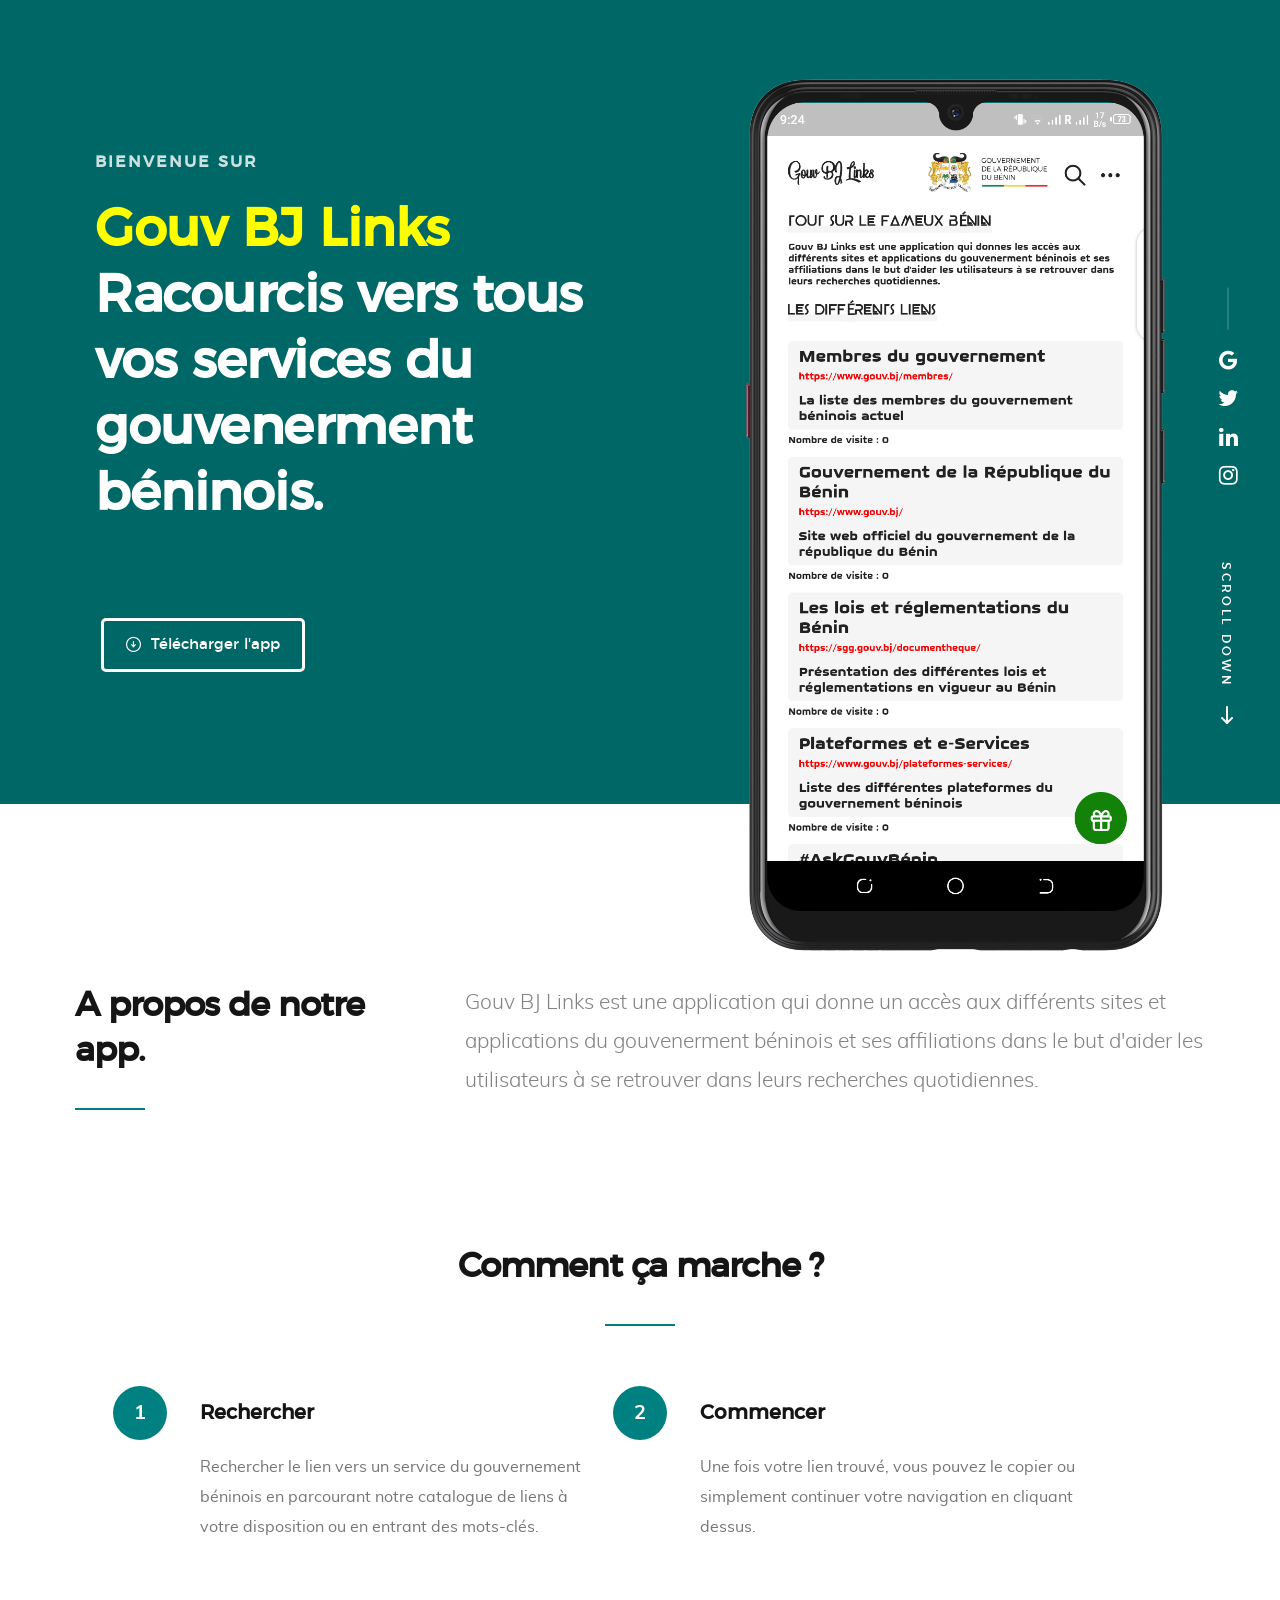
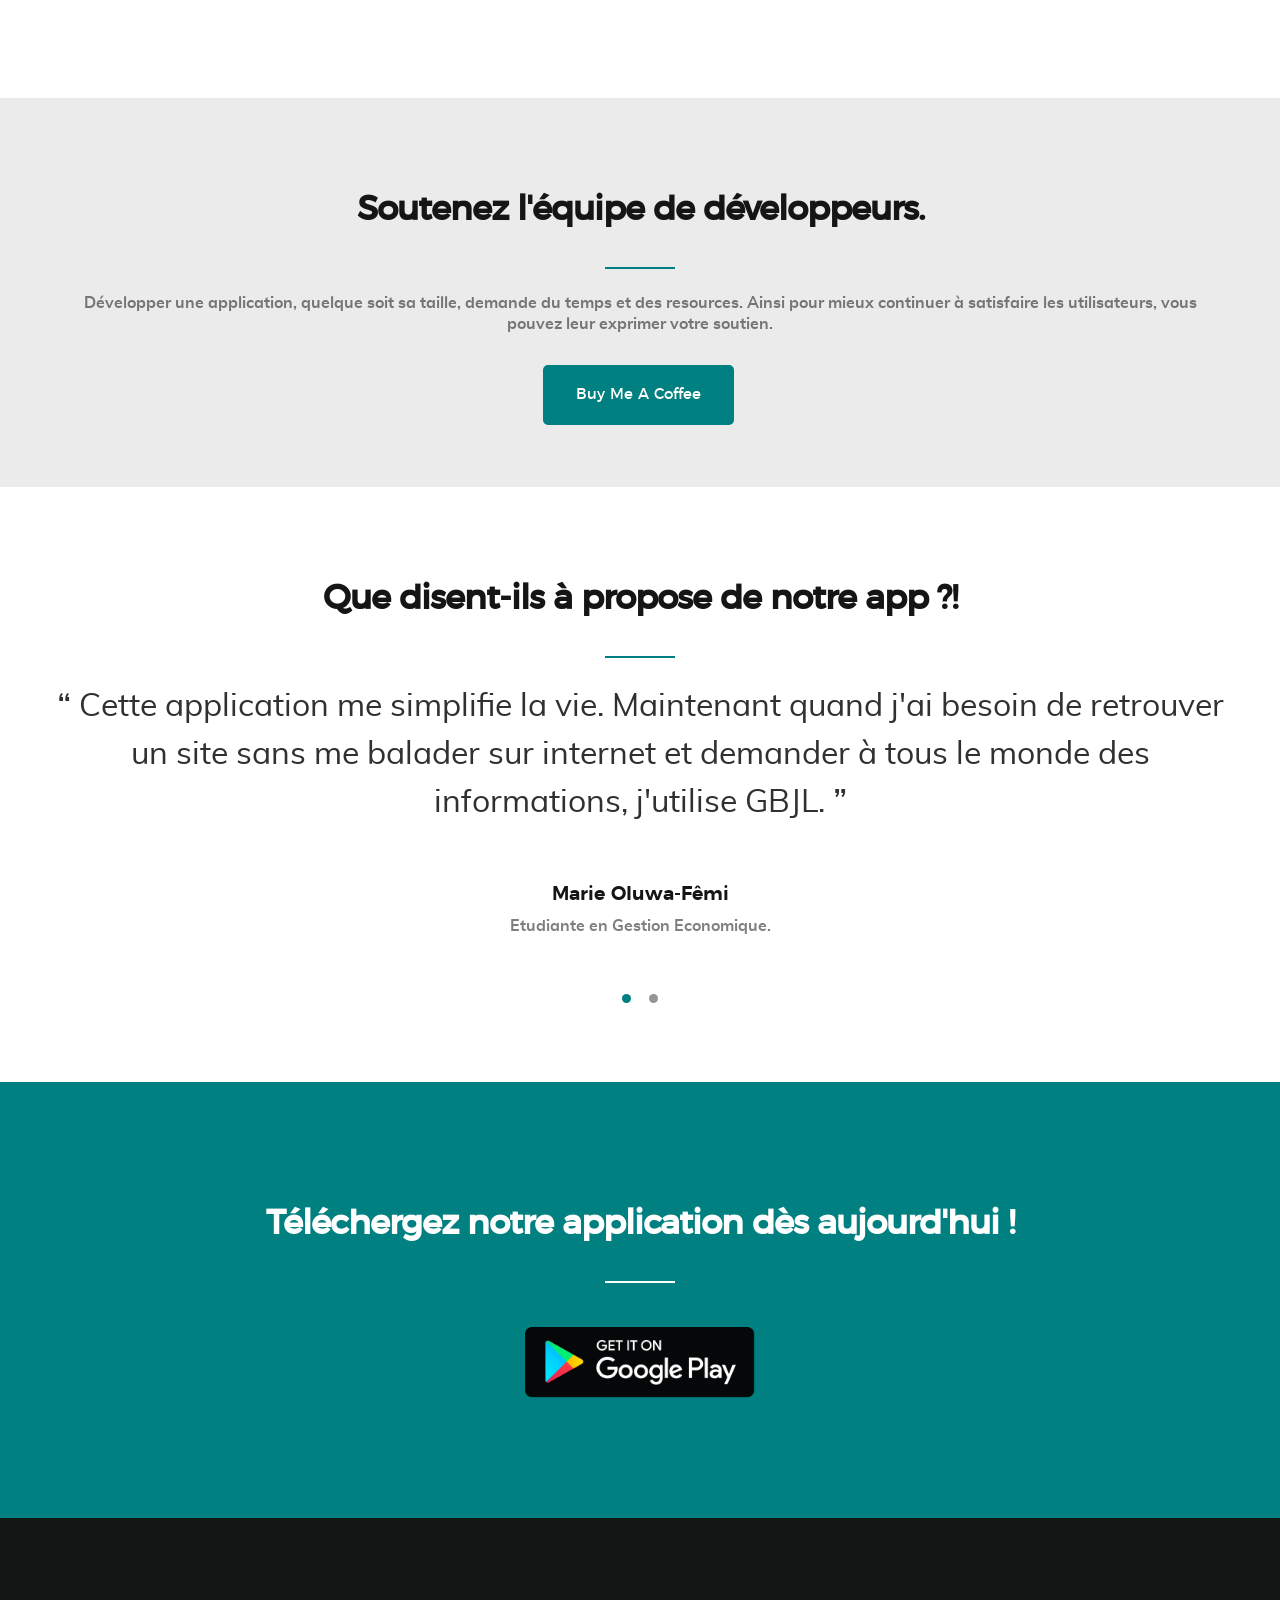
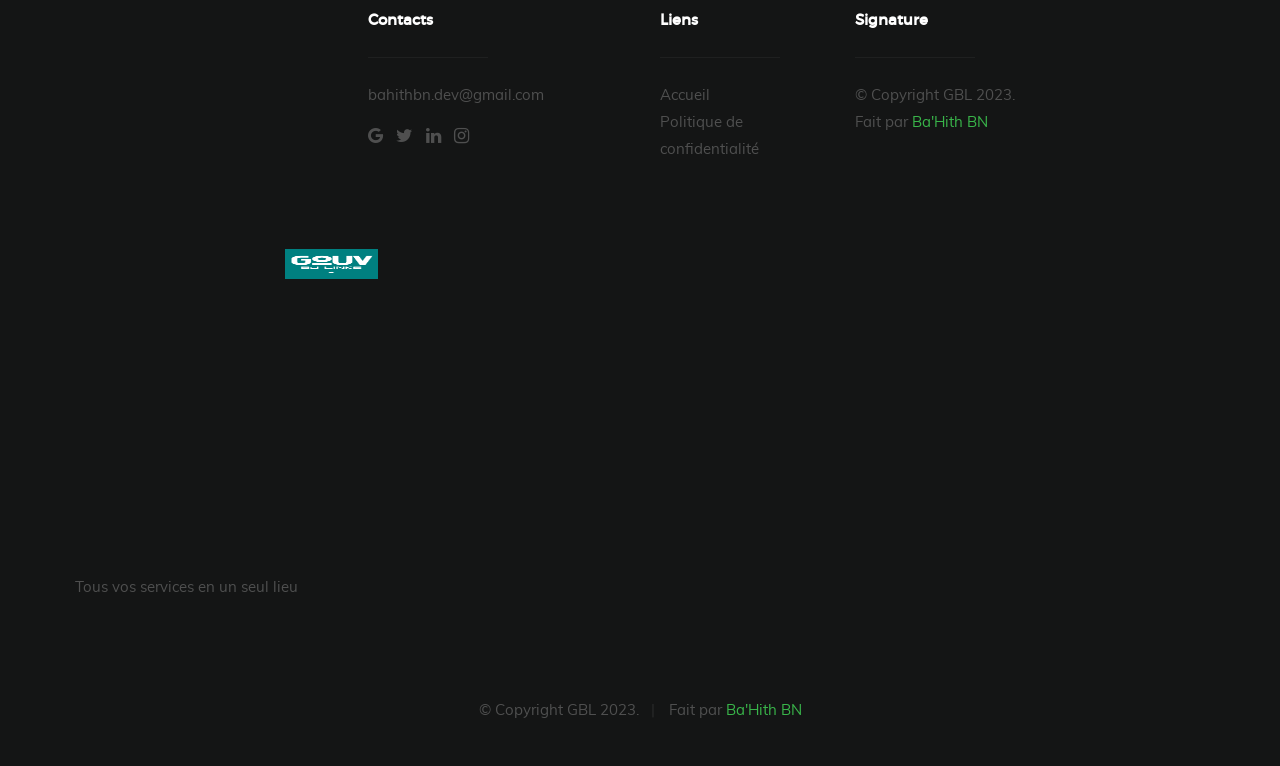
<file: gouvbjlinks/pages/index.html>
<!DOCTYPE html>
<!--[if lt IE 9 ]><html class="no-js oldie" lang="en"> <![endif]-->
<!--[if IE 9 ]><html class="no-js oldie ie9" lang="en"> <![endif]-->
<!--[if (gte IE 9)|!(IE)]><!-->
<html class="no-js" lang="en">
<!--<![endif]-->

<head>

    <!--- basic page needs
   ================================================== -->
    <meta charset="utf-8">
    <title>GBJL | Accueil</title>
    <meta name="description" content="">
    <meta name="author" content="">

    <!-- mobile specific metas
   ================================================== -->
    <meta name="viewport" content="width=device-width, initial-scale=1">

    <!-- CSS
   ================================================== -->
    <link rel="stylesheet" href="css/base.css">
    <link rel="stylesheet" href="css/vendor.css">
    <link rel="stylesheet" href="css/main.css">

    <!-- script
   ================================================== -->
    <script src="js/modernizr.js"></script>
    <script src="js/pace.min.js"></script>

    <!-- favicons
	================================================== -->
    <link rel="shortcut icon" href="images/app_logo_off.png" type="image/x-icon">
    <link rel="icon" href="images/app_logo_off.png" type="image/x-icon">

</head>

<body id="top">

   <!-- home
   ================================================== -->
   <section id="home" data-parallax="scroll" data-image-src="images/hero-bg.jpg" data-natural-width=3000 data-natural-height=2000>

        <div class="overlay"></div>
        <div class="home-content">        
            <div class="row contents">                     
                <div class="home-content-left">
                    <h3 data-aos="fade-up font-beyno">Bienvenue sur</h3>
                    <h1 data-aos="fade-up">
                        <span style="color: yellow;"> Gouv BJ Links </span><br>
                        <span>
                            Racourcis vers tous<br>
                            vos services du gouvenerment<br>
                            béninois.
                        </span>
                    </h1>
                    <div class="buttons" data-aos="fade-up">
                        <a href="#download" class="smoothscroll button stroke">
                            <span class="icon-circle-down" aria-hidden="true"></span>
                            Télécharger l'app
                        </a>
                    </div>                                         

                </div>

                <div class="home-image-right">
                    <img src="images/app_1.png" 
                        srcset="images/app_1.png 1x, images/app_2.png 2x"  
                        data-aos="fade-up">
                </div>
            </div>

        </div> <!-- end home-content -->

        <ul class="home-social-list">
            <li>
                <a href="mailto:bahithbn.dev@gmail.com"><i class="fa fa-google"></i></a>
            </li>
            <li>
                <a href="https://twitter.com/SaazhAl?t=oyw2-KrS9MAQXTLAEJsPbg&s=09"><i class="fa fa-twitter"></i></a>
            </li>
            <li>
                <a href="https://www.linkedin.com/in/ba-hith-bn-1179a51b2"><i class="fa fa-linkedin"></i></a>
            </li>
            <li>
                <a href="https://www.instagram.com/saazh_albahith_bn/"><i class="fa fa-instagram"></i></a>
            </li>
        </ul>
        <!-- end home-social-list -->

        <div class="home-scrolldown">
            <a href="#about" class="scroll-icon smoothscroll">
                <span>Scroll Down</span>
                <i class="icon-arrow-right" aria-hidden="true"></i>
            </a>
        </div>

    </section> <!-- end home -->  


    <!-- about
    ================================================== -->
    <section id="about">

        <div class="row about-intro">

            <div class="col-four">
                <h1 class="intro-header" data-aos="fade-up">A propos de notre app.</h1>
            </div>
            <div class="col-eight">
                <p class="lead text-bold" data-aos="fade-up">
                    Gouv BJ Links est une application qui donne un accès aux différents sites et applications
                    du gouvenerment béninois et ses affiliations dans le but d'aider les utilisateurs à se retrouver dans leurs recherches quotidiennes. 
                </p>
            </div>                       
            
        </div>

        <div class="row about-how">
          
            <h1 class="intro-header" data-aos="fade-up">Comment ça marche ?</h1>           

            <div class="about-how-content" data-aos="fade-up">
                <div class="about-how-steps block-1-2 block-tab-full group">
                    <div class="bgrid step" data-item="1">
                        <h3>Rechercher</h3>
                        <p>
                            Rechercher le lien vers un service du gouvernement béninois en parcourant notre catalogue de liens 
                            à votre disposition ou en entrant des mots-clés.       
                        </p> 
                    </div>
                    <div class="bgrid step" data-item="2">
                        <h3>Commencer</h3>
                        <p>
                            Une fois votre lien trouvé, vous pouvez le copier ou simplement continuer votre navigation en cliquant dessus.
                        </p> 
                    </div>   

                </div>           
           </div> <!-- end about-how-content -->

        </div> <!-- end about-how -->
    
        
    </section> <!-- end about -->  
   

    <!-- pricing
    ================================================== -->
    <section class="bgSupport" id="testimonials">
        <div class="row">
            <div class="col-twelve">
                <h1 class="intro-header" data-aos="fade-up">Soutenez l'équipe de développeurs.</h1>
            </div>   		
        </div>   	
        <div class="row pb-4">
            <p data-aos="fade-up" class="support">
                Développer une application, quelque soit sa taille, demande du temps et des resources. 
                Ainsi pour mieux continuer à satisfaire les utilisateurs, vous pouvez leur exprimer votre soutien.
            </p>
            <a class="button button-teal large" href="https://www.buymeacoffee.com/saazh">Buy Me A Coffee</a>       
            <div class="pb-4"></div>
        </div> <!-- end flex-container -->
    </section> <!-- end testimonials -->


    <!-- Testimonials Section
    ================================================== -->
    <section id="testimonials">

        <div class="row">
            <div class="col-twelve">
                <h1 class="intro-header" data-aos="fade-up">Que disent-ils à propose de notre app ?!</h1>
            </div>   		
        </div>   	

        <div class="row ">

            <div id="testimonial-slider"  data-aos="fade-up">

                <div class="slides owl-carousel">

                    <div>
                        <p>
                            Cette application me simplifie la vie. Maintenant quand j'ai besoin de retrouver un site 
                            sans me balader sur internet et demander à tous le monde des informations, j'utilise GBJL.
                        </p> 

                        <div class="testimonial-author">
                                <div class="author-info">
                                    Marie Oluwa-Fêmi
                                    <span class="position">Etudiante en Gestion Economique.</span>
                                </div>
                        </div>                 
                    </div> 

                    <div>
                        <p>
                        Quand je voulais faire mes demandes d'obtention de carte d'ID biométrique, mon acte de naissance sécurisé, et d'autres documents,
                        j'ai utilisé cette application pour retrouver directement les sites ou me rendre. Je gagne énormement de temps.
                        </p>

                        <div class="testimonial-author">
                                <div class="author-info">
                                    Arsène AWOUNOU
                                    <span>Développeur front-end web.</span>
                                </div>
                        </div>                                         
                    </div> 

                </div> <!-- end slides -->

            </div> <!-- end testimonial-slider -->         
            
        </div> <!-- end flex-container -->

    </section> <!-- end testimonials -->
    

    <!-- download
    ================================================== -->
    <section id="download">

        <div class="row">
            <div class="col-full">
                <h1 class="intro-header"  data-aos="fade-up">Téléchergez notre application dès aujourd'hui !</h1>

                

                <ul class="download-badges">
                    <li><a href="#" title="" class="badge-googleplay" data-aos="fade-up">Play Store</a></li>
                </ul>

            </div>
        </div>

    </section> <!-- end download -->    


    <!-- footer
    ================================================== -->
    <footer>

        <div class="footer-main">
            <div class="row">  

                <div class="col-three md-1-3 tab-full footer-info">            

                    <div class="footer-logo"></div>

                    <p>
                        Tous vos services en un seul lieu                    
                    </p>
                    
                    
                </div> <!-- end footer-info -->

                <div class="col-three md-1-3 tab-1-2 mob-full footer-contact">

                    <h4>Contacts</h4>

                    <p>
                        bahithbn.dev@gmail.com <br>
                    </p>        
                    
                    <ul class="footer-social-list">
                        <li>
                            <a href="mailto:bahithbn.dev@gmail.com"><i class="fa fa-google"></i></a>
                        </li>
                        <li>
                            <a href="https://twitter.com/SaazhAl?t=oyw2-KrS9MAQXTLAEJsPbg&s=09"><i class="fa fa-twitter"></i></a>
                        </li>
                        <li>
                            <a href="https://www.linkedin.com/in/ba-hith-bn-1179a51b2"><i class="fa fa-linkedin"></i></a>
                        </li>
                        <li>
                            <a href="https://www.instagram.com/saazh_albahith_bn/"><i class="fa fa-instagram"></i></a>
                        </li>
                    </ul>

                </div> <!-- end footer-contact -->  

                <div class="col-two md-1-3 tab-1-2 mob-full footer-site-links">

                    <h4>Liens</h4>

                    <ul class="list-links">
                        <li><a href="#">Accueil</a></li>
                        <li><a href="privacy.html">Politique de confidentialité</a></li>
                    </ul>	      		
                            
                </div> <!-- end footer-site-links --> 

                <div class="col-four md-1-2 tab-full footer-subscribe">

                    <h4>Signature</h4>

                    <div class="copyright">
                        <span>© Copyright GBL 2023.</span> <br>
                        <span>Fait par <a href="http://www.styleshout.com/">Ba'Hith BN</a></span>		         	
                    </div>      		
                            
                </div> <!-- end footer-subscribe -->         

            </div> <!-- /row -->
        </div> <!-- end footer-main -->


      <div class="footer-bottom">

      	<div class="row">

      		<div class="col-twelve">
	      		<div class="copyright">
		         	<span>© Copyright GBL 2023.</span> 
		         	<span>Fait par <a href="http://www.styleshout.com/">Ba'Hith BN</a></span>		         	
		         </div>

		         <div id="go-top">
		            <a class="smoothscroll" title="Back to Top" href="#top"><i class="icon-arrow-up"></i></a>
		         </div>         
	      	</div>

      	</div> <!-- end footer-bottom -->     	

      </div>

    </footer>

    <div id="preloader"> 
    	<div id="loader"></div>
    </div>  

    <!-- Java Script
    ================================================== -->
    <script src="js/jquery-2.1.3.min.js"></script>
    <script src="js/plugins.js"></script>
    <script src="js/main.js"></script>

</body>

</html>
</file>
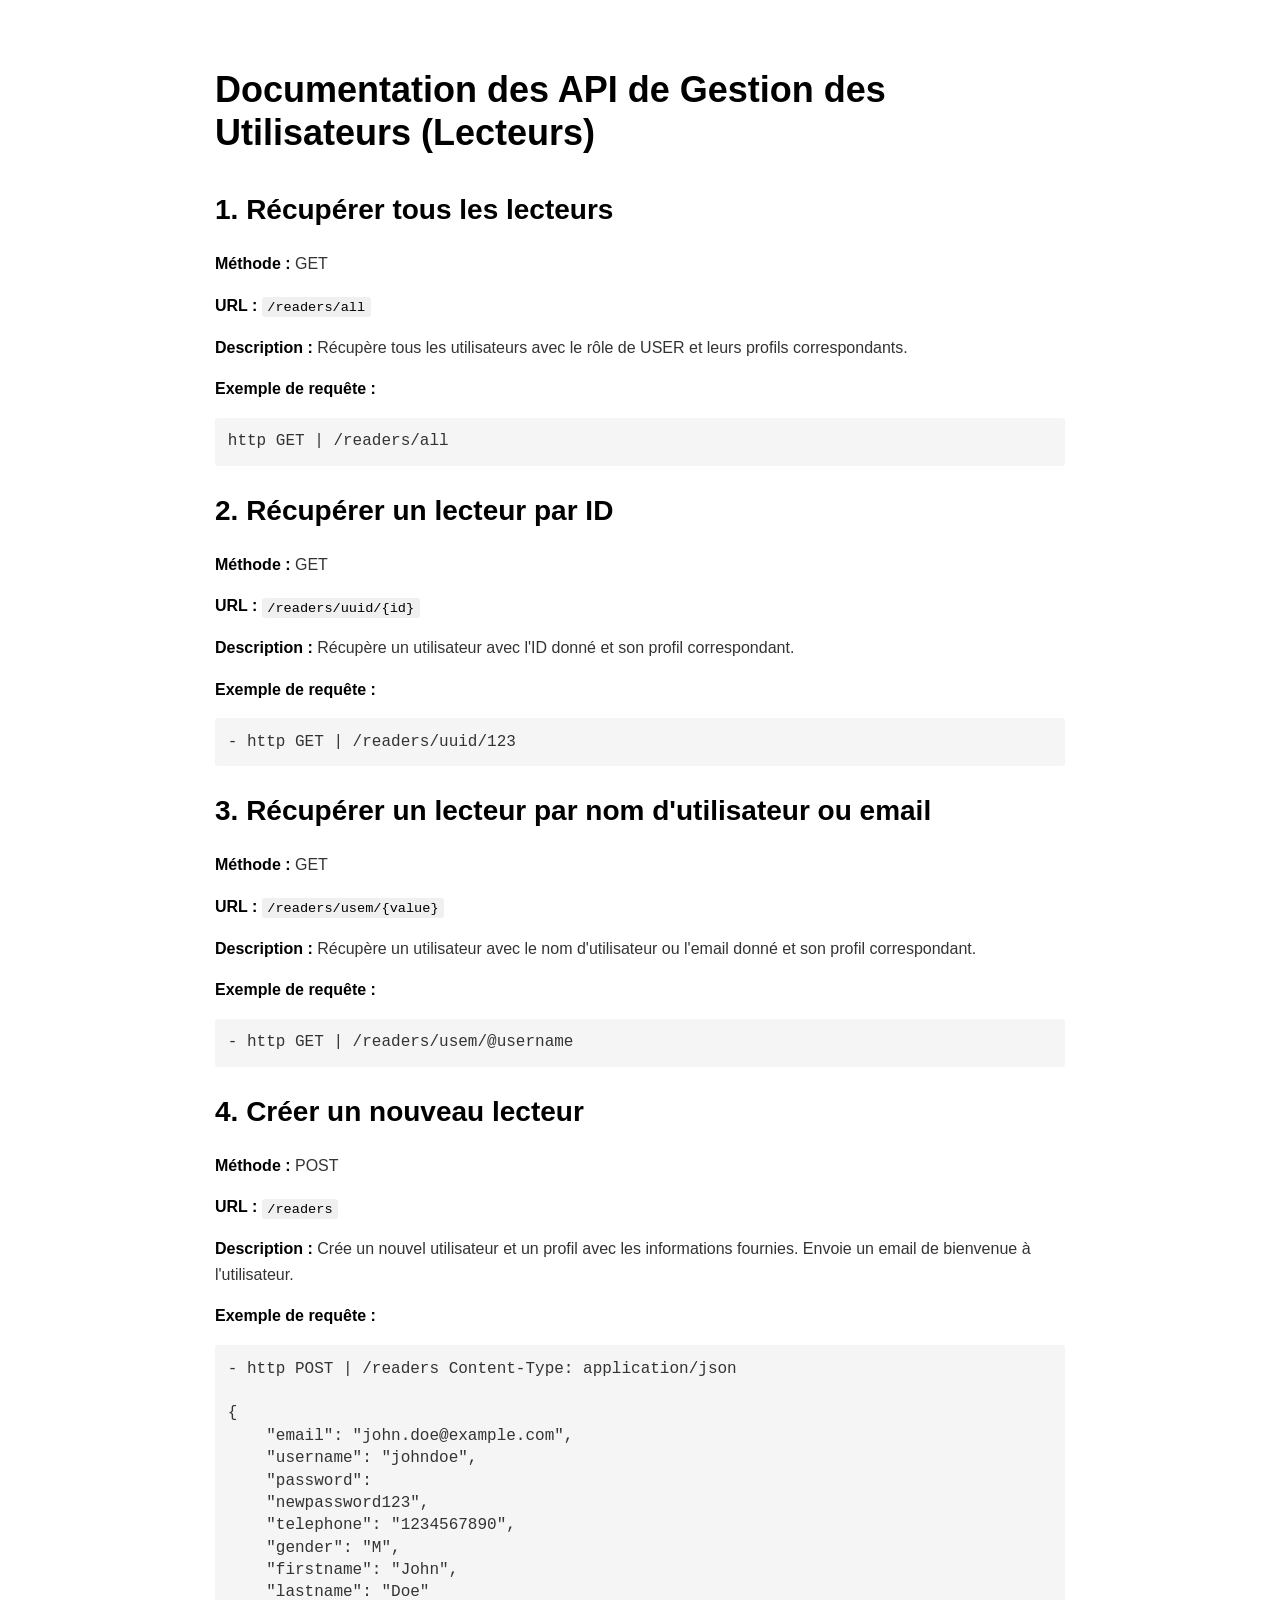
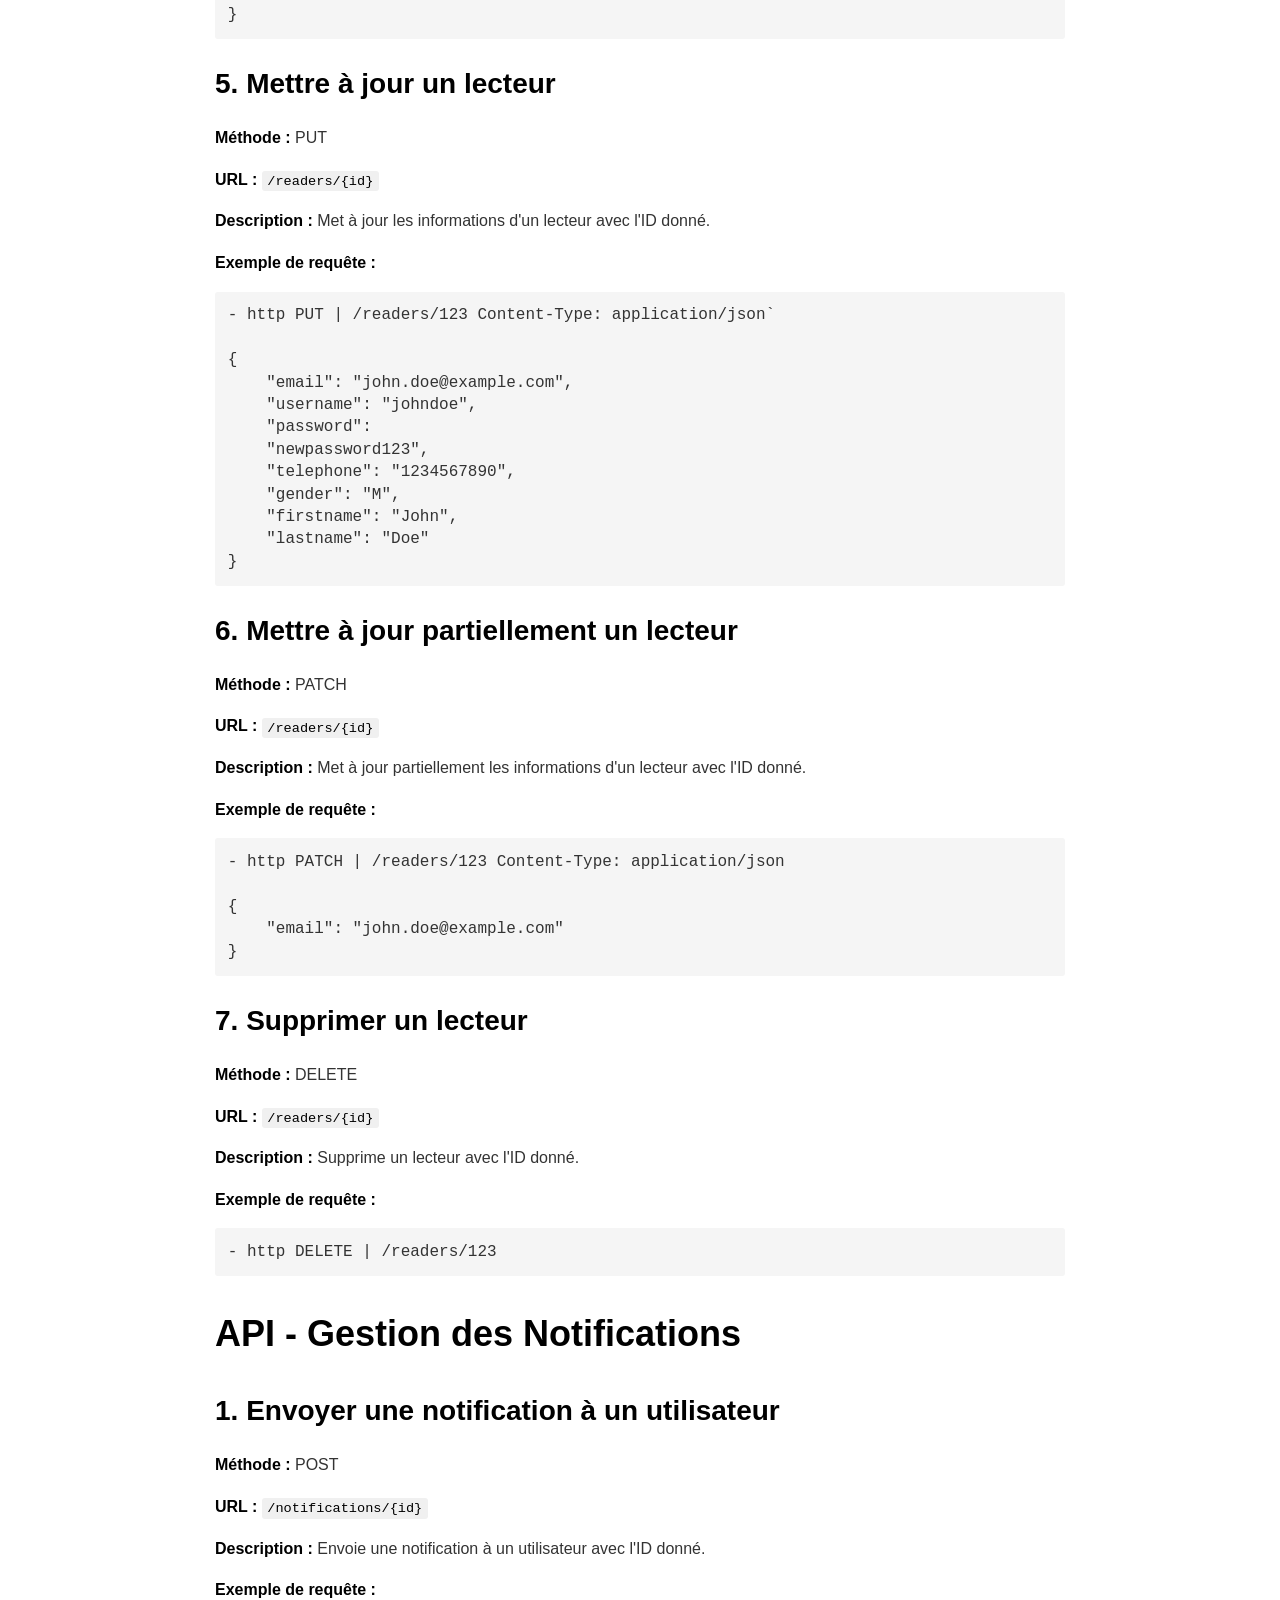
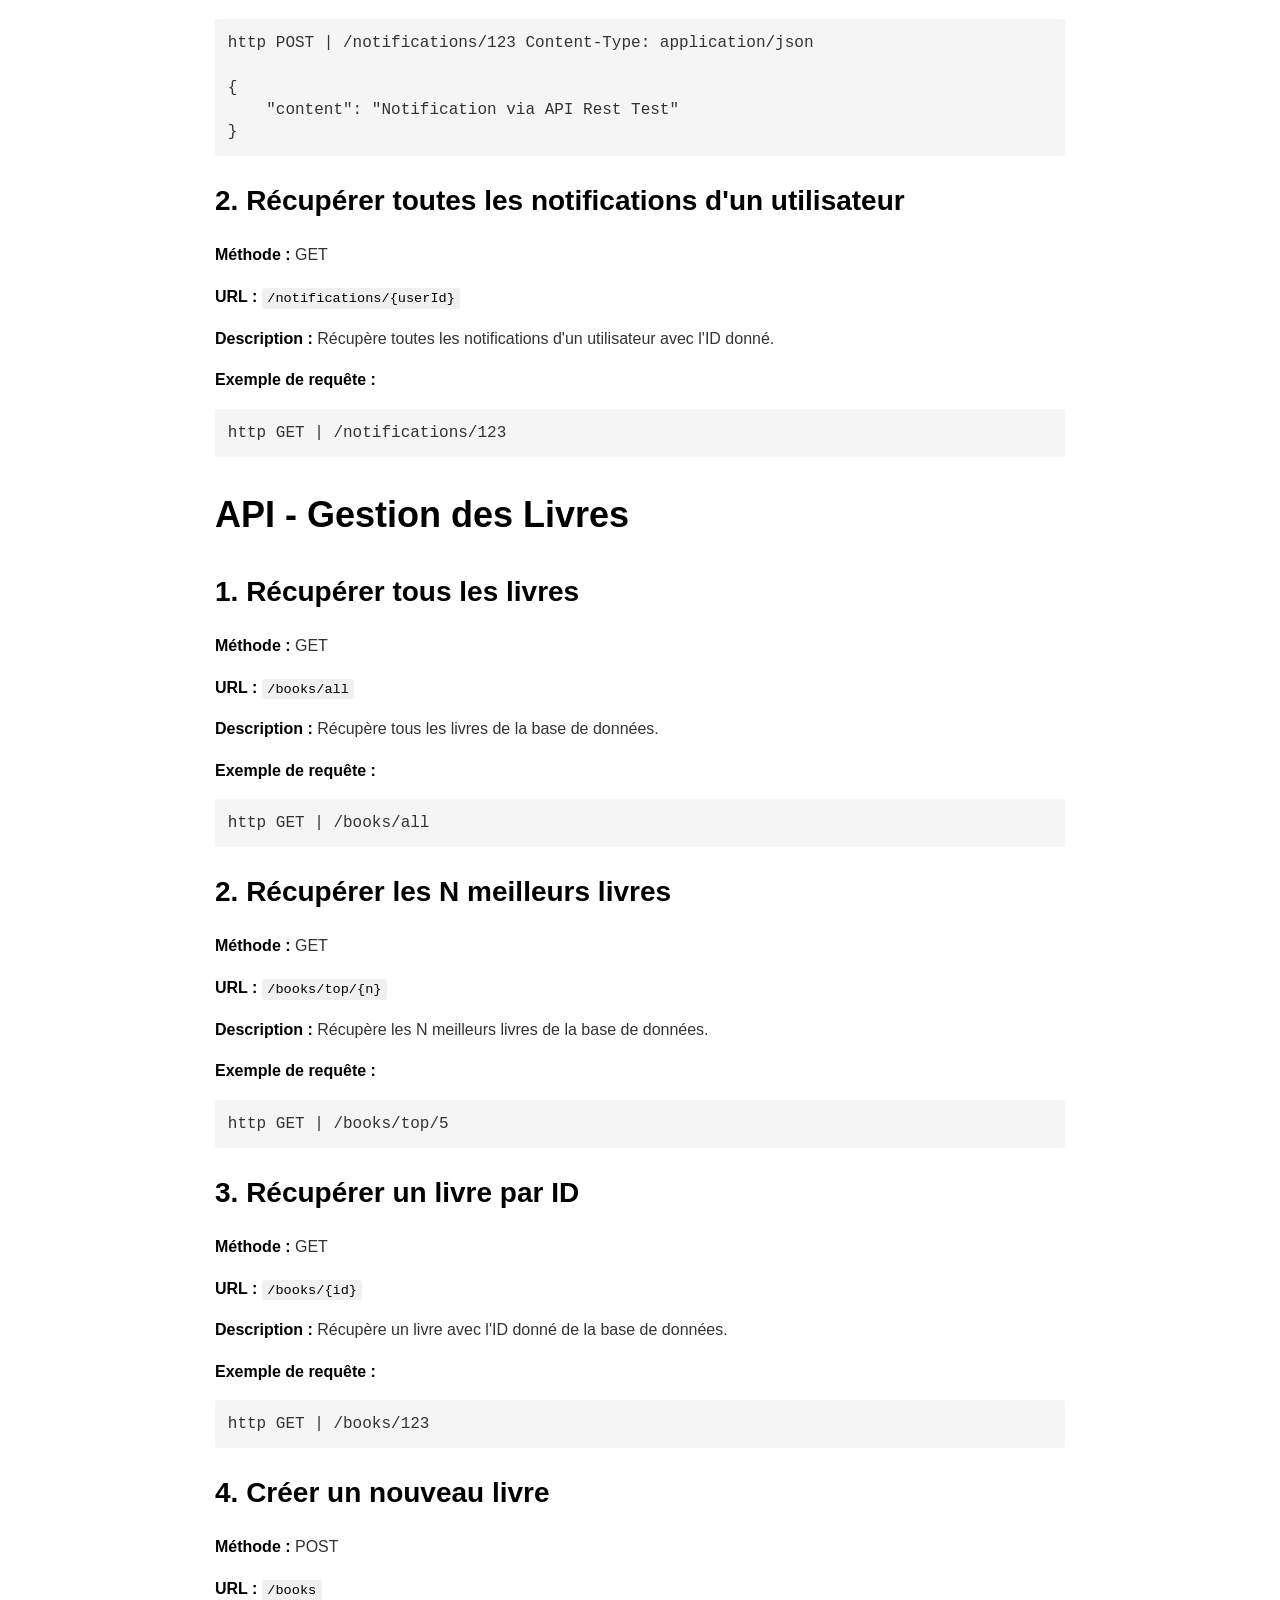
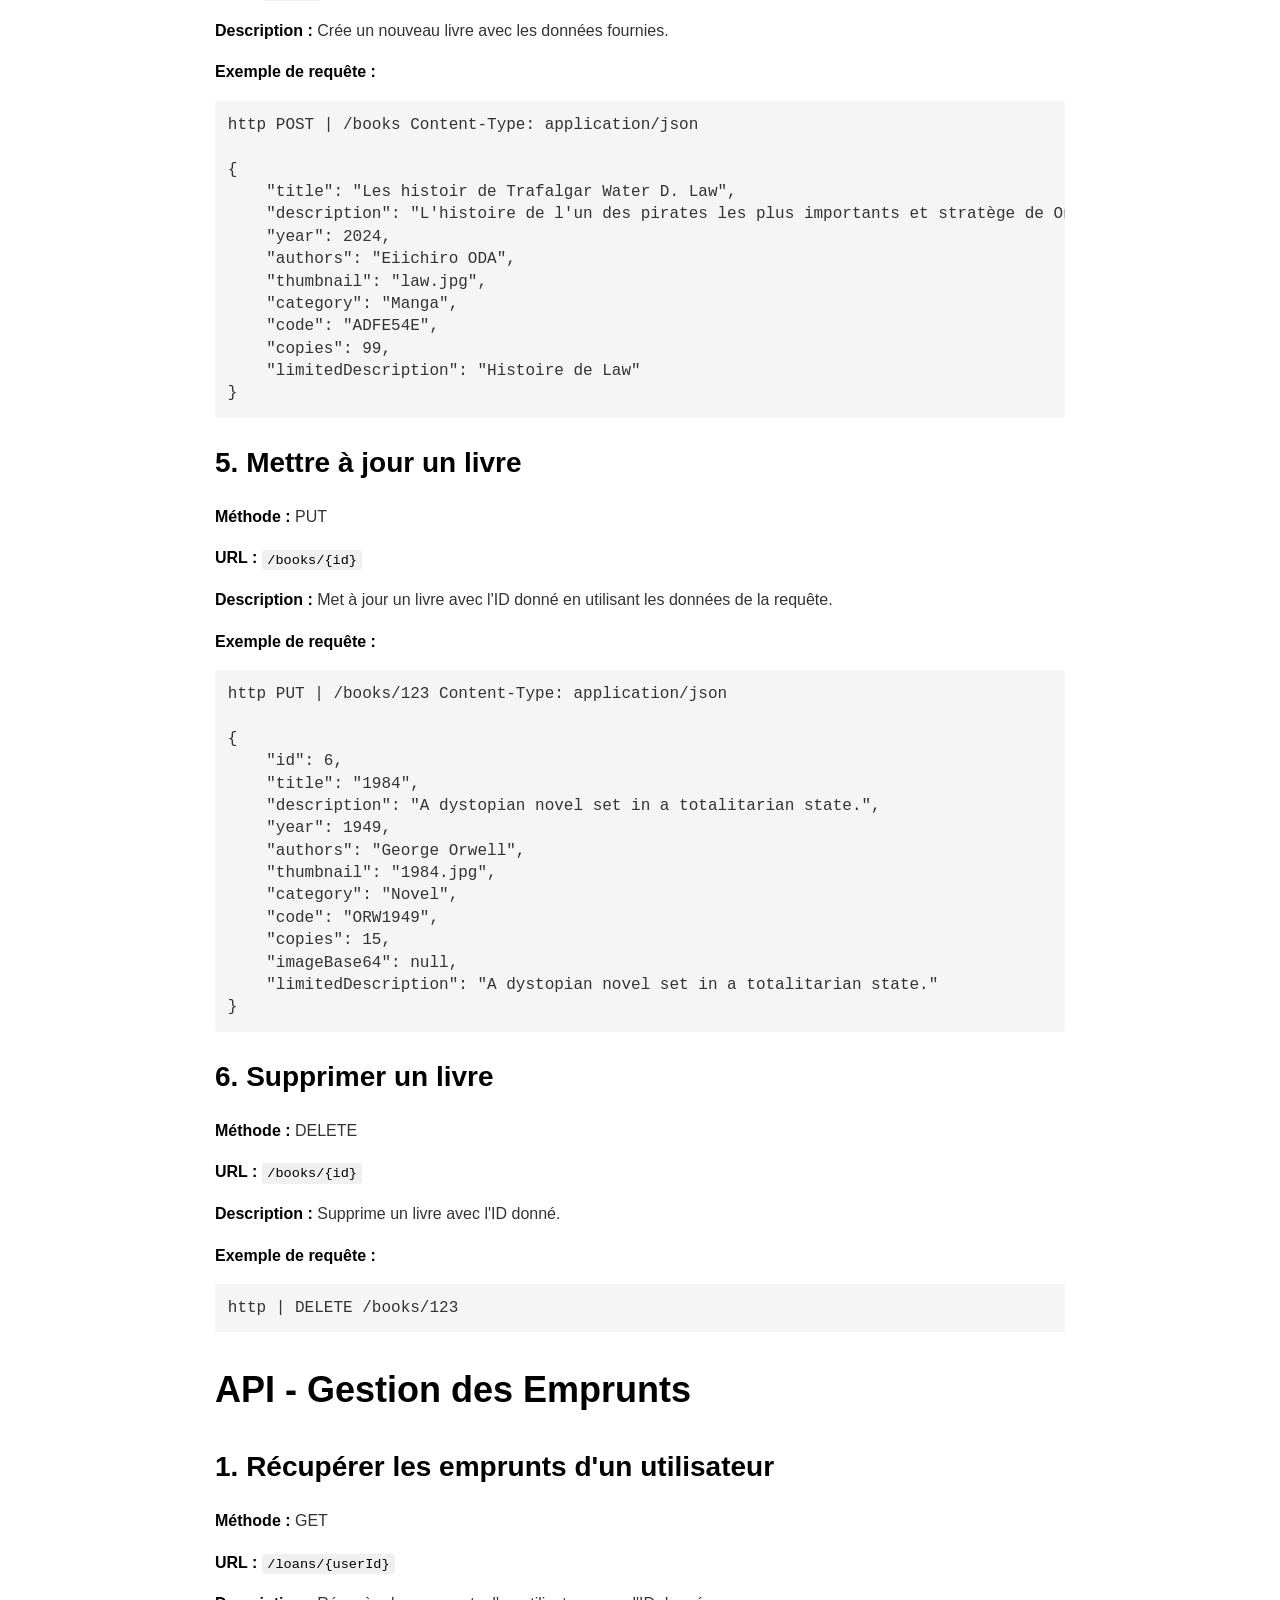
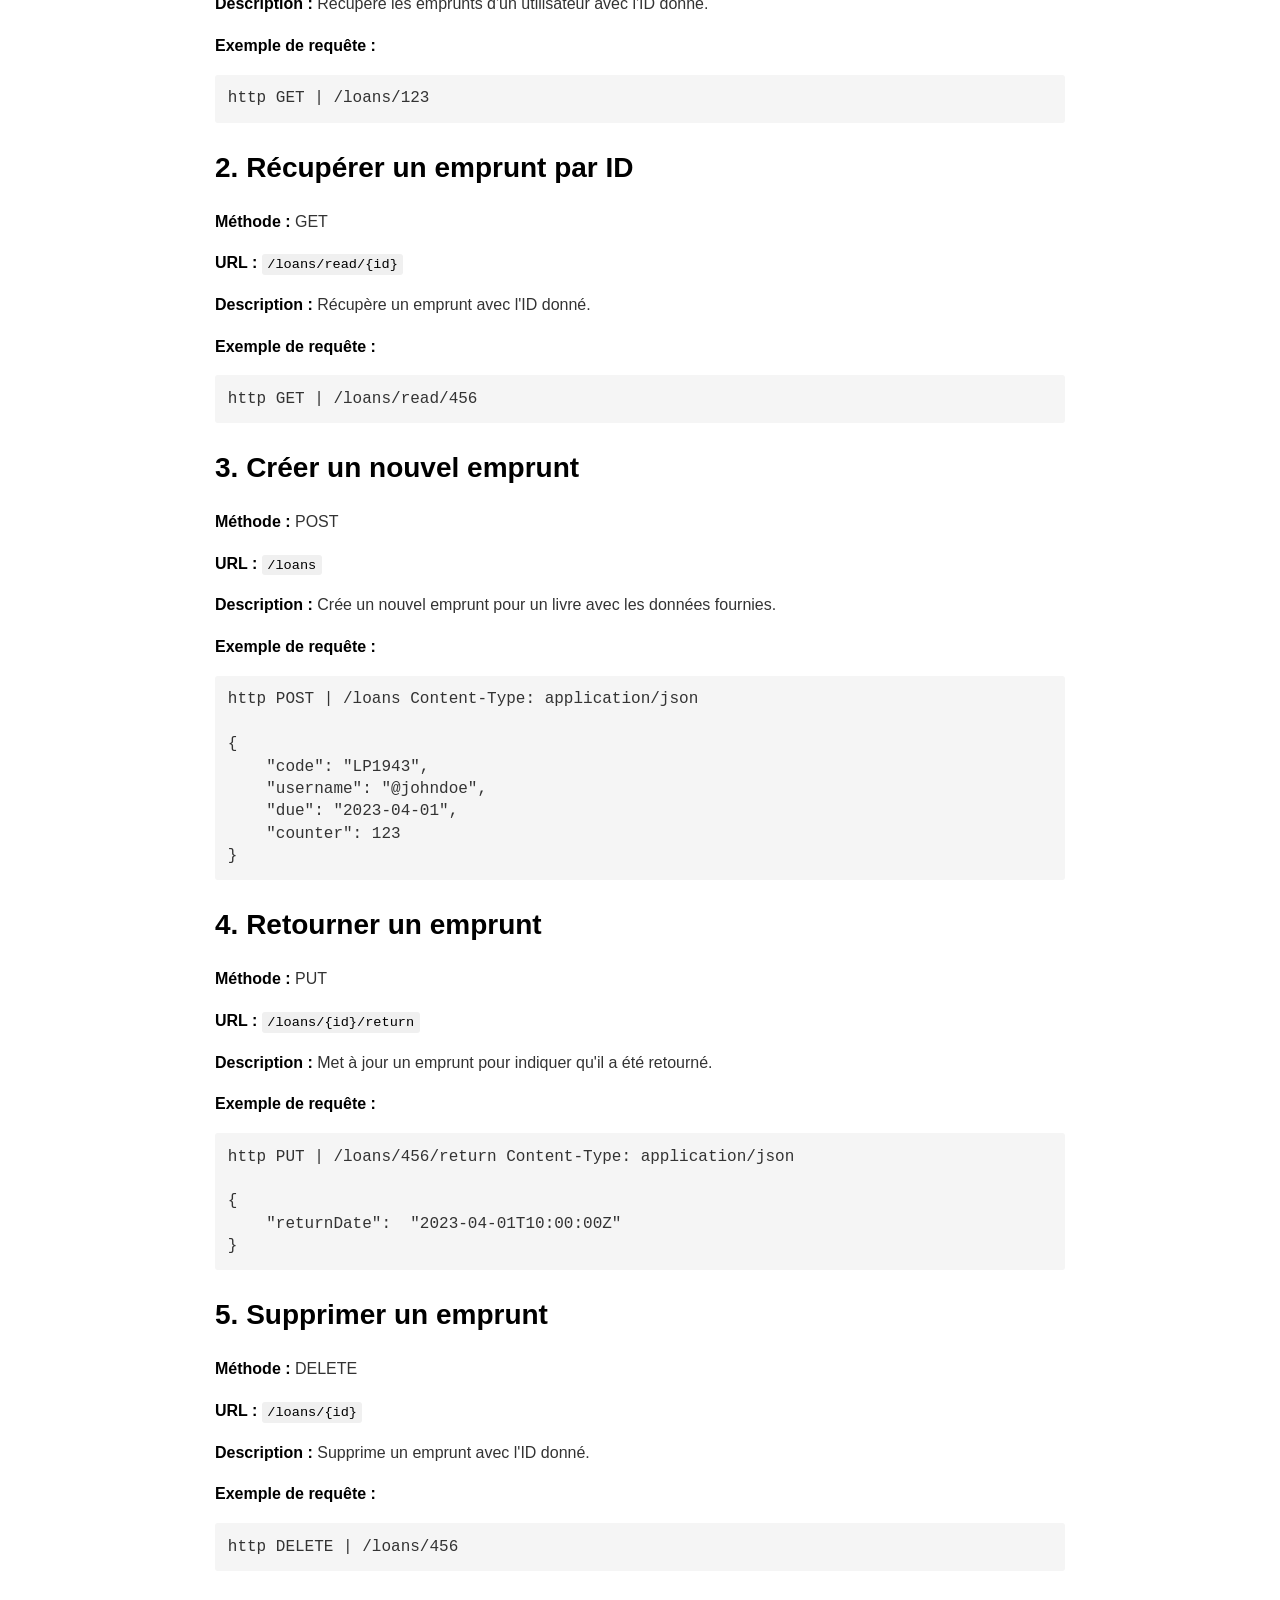
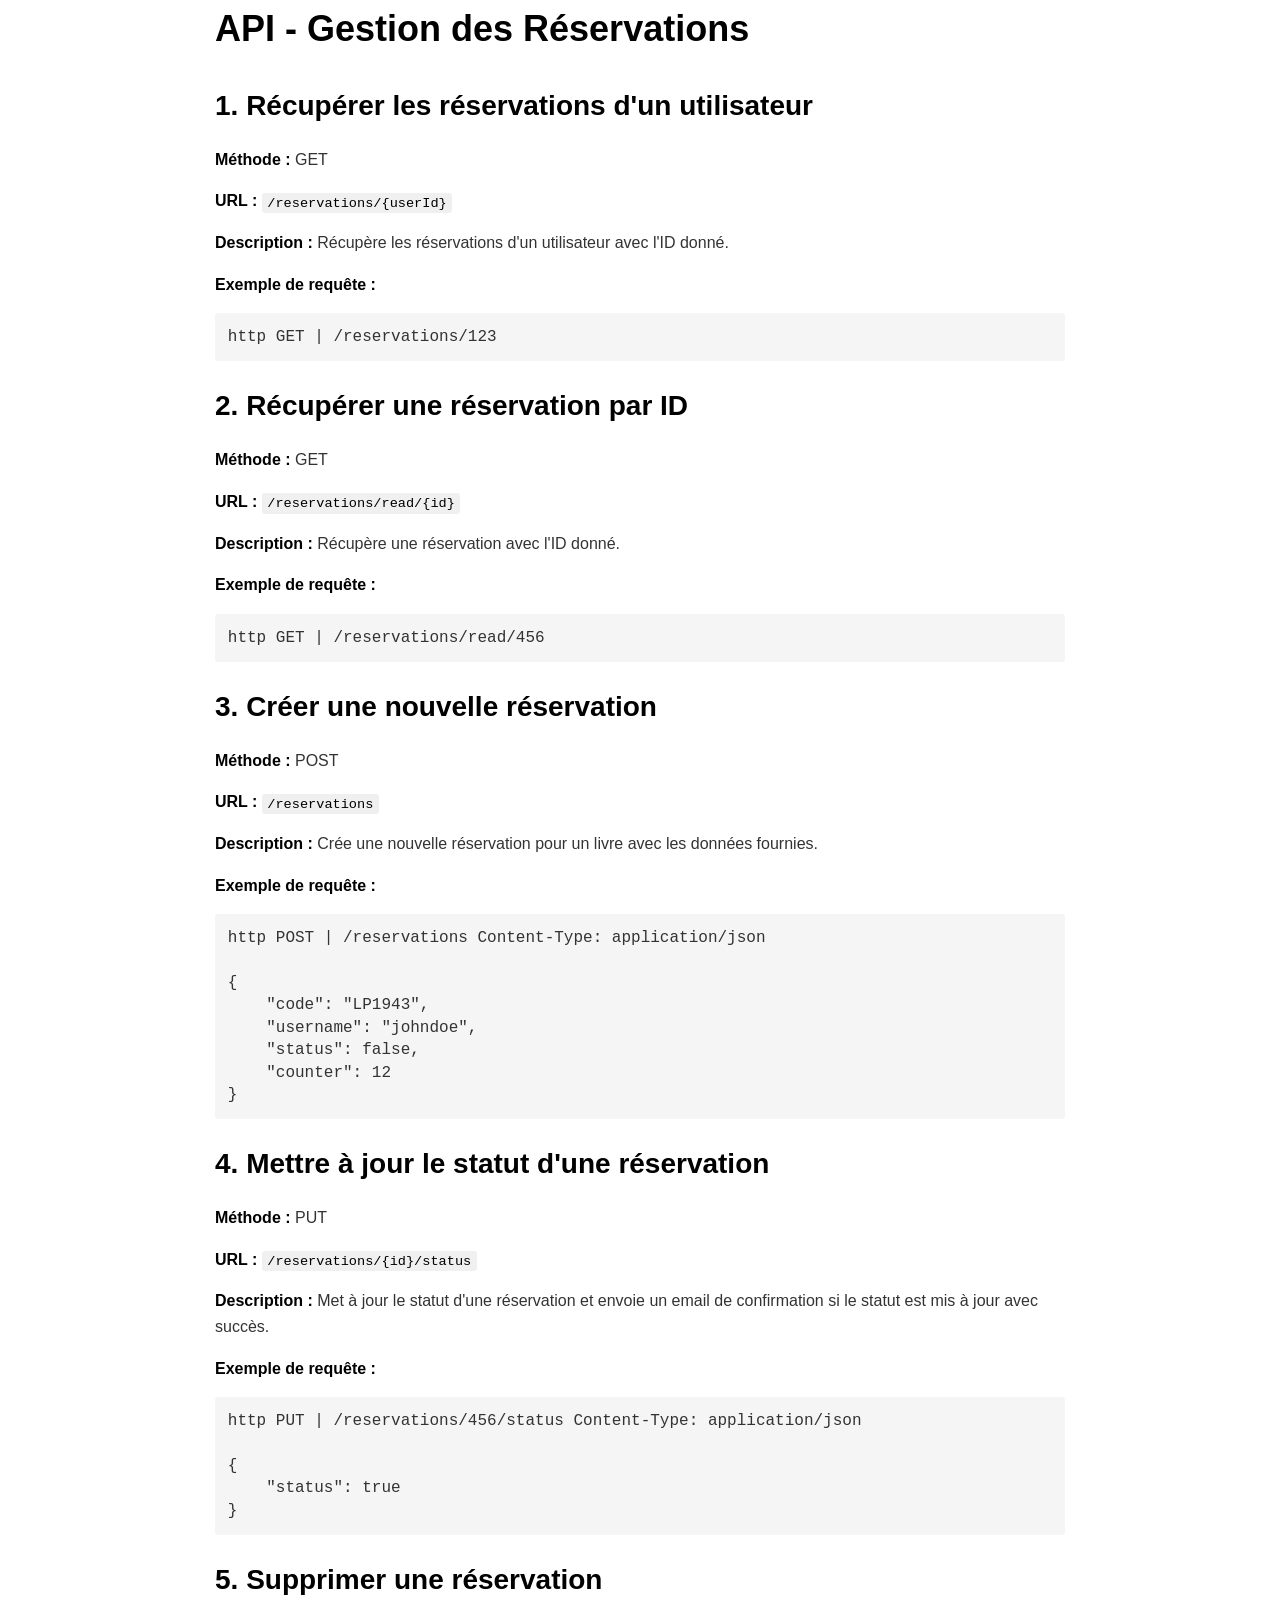
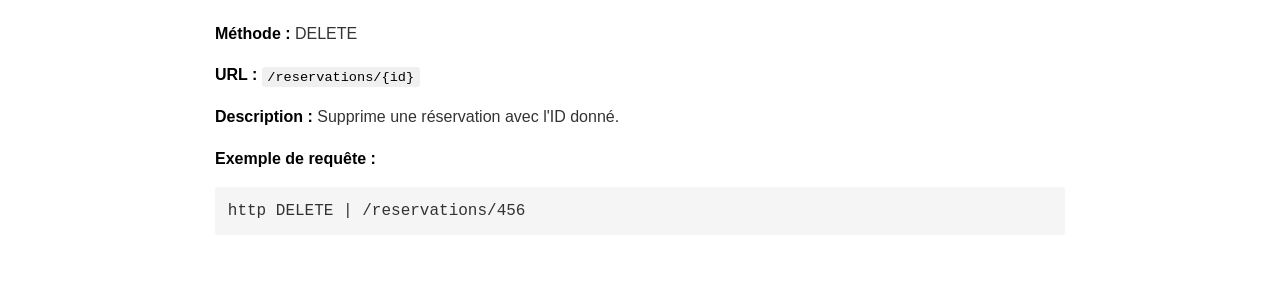
<file: aslibrary.html>
<!DOCTYPE html><html><head>
      <title>AsLibrary API | ocumentation</title>
      <meta charset="utf-8">
      <meta name="viewport" content="width=device-width, initial-scale=1.0">
      
      <link rel="stylesheet" href="file:///c:\Users\asist\.cursor\extensions\shd101wyy.markdown-preview-enhanced-0.8.13\crossnote\dependencies\katex\katex.min.css">
      
      
      
      
      
      <style>
      code[class*=language-],pre[class*=language-]{color:#333;background:0 0;font-family:Consolas,"Liberation Mono",Menlo,Courier,monospace;text-align:left;white-space:pre;word-spacing:normal;word-break:normal;word-wrap:normal;line-height:1.4;-moz-tab-size:8;-o-tab-size:8;tab-size:8;-webkit-hyphens:none;-moz-hyphens:none;-ms-hyphens:none;hyphens:none}pre[class*=language-]{padding:.8em;overflow:auto;border-radius:3px;background:#f5f5f5}:not(pre)>code[class*=language-]{padding:.1em;border-radius:.3em;white-space:normal;background:#f5f5f5}.token.blockquote,.token.comment{color:#969896}.token.cdata{color:#183691}.token.doctype,.token.macro.property,.token.punctuation,.token.variable{color:#333}.token.builtin,.token.important,.token.keyword,.token.operator,.token.rule{color:#a71d5d}.token.attr-value,.token.regex,.token.string,.token.url{color:#183691}.token.atrule,.token.boolean,.token.code,.token.command,.token.constant,.token.entity,.token.number,.token.property,.token.symbol{color:#0086b3}.token.prolog,.token.selector,.token.tag{color:#63a35c}.token.attr-name,.token.class,.token.class-name,.token.function,.token.id,.token.namespace,.token.pseudo-class,.token.pseudo-element,.token.url-reference .token.variable{color:#795da3}.token.entity{cursor:help}.token.title,.token.title .token.punctuation{font-weight:700;color:#1d3e81}.token.list{color:#ed6a43}.token.inserted{background-color:#eaffea;color:#55a532}.token.deleted{background-color:#ffecec;color:#bd2c00}.token.bold{font-weight:700}.token.italic{font-style:italic}.language-json .token.property{color:#183691}.language-markup .token.tag .token.punctuation{color:#333}.language-css .token.function,code.language-css{color:#0086b3}.language-yaml .token.atrule{color:#63a35c}code.language-yaml{color:#183691}.language-ruby .token.function{color:#333}.language-markdown .token.url{color:#795da3}.language-makefile .token.symbol{color:#795da3}.language-makefile .token.variable{color:#183691}.language-makefile .token.builtin{color:#0086b3}.language-bash .token.keyword{color:#0086b3}pre[data-line]{position:relative;padding:1em 0 1em 3em}pre[data-line] .line-highlight-wrapper{position:absolute;top:0;left:0;background-color:transparent;display:block;width:100%}pre[data-line] .line-highlight{position:absolute;left:0;right:0;padding:inherit 0;margin-top:1em;background:hsla(24,20%,50%,.08);background:linear-gradient(to right,hsla(24,20%,50%,.1) 70%,hsla(24,20%,50%,0));pointer-events:none;line-height:inherit;white-space:pre}pre[data-line] .line-highlight:before,pre[data-line] .line-highlight[data-end]:after{content:attr(data-start);position:absolute;top:.4em;left:.6em;min-width:1em;padding:0 .5em;background-color:hsla(24,20%,50%,.4);color:#f4f1ef;font:bold 65%/1.5 sans-serif;text-align:center;vertical-align:.3em;border-radius:999px;text-shadow:none;box-shadow:0 1px #fff}pre[data-line] .line-highlight[data-end]:after{content:attr(data-end);top:auto;bottom:.4em}html body{font-family:'Helvetica Neue',Helvetica,'Segoe UI',Arial,freesans,sans-serif;font-size:16px;line-height:1.6;color:#333;background-color:#fff;overflow:initial;box-sizing:border-box;word-wrap:break-word}html body>:first-child{margin-top:0}html body h1,html body h2,html body h3,html body h4,html body h5,html body h6{line-height:1.2;margin-top:1em;margin-bottom:16px;color:#000}html body h1{font-size:2.25em;font-weight:300;padding-bottom:.3em}html body h2{font-size:1.75em;font-weight:400;padding-bottom:.3em}html body h3{font-size:1.5em;font-weight:500}html body h4{font-size:1.25em;font-weight:600}html body h5{font-size:1.1em;font-weight:600}html body h6{font-size:1em;font-weight:600}html body h1,html body h2,html body h3,html body h4,html body h5{font-weight:600}html body h5{font-size:1em}html body h6{color:#5c5c5c}html body strong{color:#000}html body del{color:#5c5c5c}html body a:not([href]){color:inherit;text-decoration:none}html body a{color:#08c;text-decoration:none}html body a:hover{color:#00a3f5;text-decoration:none}html body img{max-width:100%}html body>p{margin-top:0;margin-bottom:16px;word-wrap:break-word}html body>ol,html body>ul{margin-bottom:16px}html body ol,html body ul{padding-left:2em}html body ol.no-list,html body ul.no-list{padding:0;list-style-type:none}html body ol ol,html body ol ul,html body ul ol,html body ul ul{margin-top:0;margin-bottom:0}html body li{margin-bottom:0}html body li.task-list-item{list-style:none}html body li>p{margin-top:0;margin-bottom:0}html body .task-list-item-checkbox{margin:0 .2em .25em -1.8em;vertical-align:middle}html body .task-list-item-checkbox:hover{cursor:pointer}html body blockquote{margin:16px 0;font-size:inherit;padding:0 15px;color:#5c5c5c;background-color:#f0f0f0;border-left:4px solid #d6d6d6}html body blockquote>:first-child{margin-top:0}html body blockquote>:last-child{margin-bottom:0}html body hr{height:4px;margin:32px 0;background-color:#d6d6d6;border:0 none}html body table{margin:10px 0 15px 0;border-collapse:collapse;border-spacing:0;display:block;width:100%;overflow:auto;word-break:normal;word-break:keep-all}html body table th{font-weight:700;color:#000}html body table td,html body table th{border:1px solid #d6d6d6;padding:6px 13px}html body dl{padding:0}html body dl dt{padding:0;margin-top:16px;font-size:1em;font-style:italic;font-weight:700}html body dl dd{padding:0 16px;margin-bottom:16px}html body code{font-family:Menlo,Monaco,Consolas,'Courier New',monospace;font-size:.85em;color:#000;background-color:#f0f0f0;border-radius:3px;padding:.2em 0}html body code::after,html body code::before{letter-spacing:-.2em;content:'\00a0'}html body pre>code{padding:0;margin:0;word-break:normal;white-space:pre;background:0 0;border:0}html body .highlight{margin-bottom:16px}html body .highlight pre,html body pre{padding:1em;overflow:auto;line-height:1.45;border:#d6d6d6;border-radius:3px}html body .highlight pre{margin-bottom:0;word-break:normal}html body pre code,html body pre tt{display:inline;max-width:initial;padding:0;margin:0;overflow:initial;line-height:inherit;word-wrap:normal;background-color:transparent;border:0}html body pre code:after,html body pre code:before,html body pre tt:after,html body pre tt:before{content:normal}html body blockquote,html body dl,html body ol,html body p,html body pre,html body ul{margin-top:0;margin-bottom:16px}html body kbd{color:#000;border:1px solid #d6d6d6;border-bottom:2px solid #c7c7c7;padding:2px 4px;background-color:#f0f0f0;border-radius:3px}@media print{html body{background-color:#fff}html body h1,html body h2,html body h3,html body h4,html body h5,html body h6{color:#000;page-break-after:avoid}html body blockquote{color:#5c5c5c}html body pre{page-break-inside:avoid}html body table{display:table}html body img{display:block;max-width:100%;max-height:100%}html body code,html body pre{word-wrap:break-word;white-space:pre}}.markdown-preview{width:100%;height:100%;box-sizing:border-box}.markdown-preview ul{list-style:disc}.markdown-preview ul ul{list-style:circle}.markdown-preview ul ul ul{list-style:square}.markdown-preview ol{list-style:decimal}.markdown-preview ol ol,.markdown-preview ul ol{list-style-type:lower-roman}.markdown-preview ol ol ol,.markdown-preview ol ul ol,.markdown-preview ul ol ol,.markdown-preview ul ul ol{list-style-type:lower-alpha}.markdown-preview .newpage,.markdown-preview .pagebreak{page-break-before:always}.markdown-preview pre.line-numbers{position:relative;padding-left:3.8em;counter-reset:linenumber}.markdown-preview pre.line-numbers>code{position:relative}.markdown-preview pre.line-numbers .line-numbers-rows{position:absolute;pointer-events:none;top:1em;font-size:100%;left:0;width:3em;letter-spacing:-1px;border-right:1px solid #999;-webkit-user-select:none;-moz-user-select:none;-ms-user-select:none;user-select:none}.markdown-preview pre.line-numbers .line-numbers-rows>span{pointer-events:none;display:block;counter-increment:linenumber}.markdown-preview pre.line-numbers .line-numbers-rows>span:before{content:counter(linenumber);color:#999;display:block;padding-right:.8em;text-align:right}.markdown-preview .mathjax-exps .MathJax_Display{text-align:center!important}.markdown-preview:not([data-for=preview]) .code-chunk .code-chunk-btn-group{display:none}.markdown-preview:not([data-for=preview]) .code-chunk .status{display:none}.markdown-preview:not([data-for=preview]) .code-chunk .output-div{margin-bottom:16px}.markdown-preview .md-toc{padding:0}.markdown-preview .md-toc .md-toc-link-wrapper .md-toc-link{display:inline;padding:.25rem 0}.markdown-preview .md-toc .md-toc-link-wrapper .md-toc-link div,.markdown-preview .md-toc .md-toc-link-wrapper .md-toc-link p{display:inline}.markdown-preview .md-toc .md-toc-link-wrapper.highlighted .md-toc-link{font-weight:800}.scrollbar-style::-webkit-scrollbar{width:8px}.scrollbar-style::-webkit-scrollbar-track{border-radius:10px;background-color:transparent}.scrollbar-style::-webkit-scrollbar-thumb{border-radius:5px;background-color:rgba(150,150,150,.66);border:4px solid rgba(150,150,150,.66);background-clip:content-box}html body[for=html-export]:not([data-presentation-mode]){position:relative;width:100%;height:100%;top:0;left:0;margin:0;padding:0;overflow:auto}html body[for=html-export]:not([data-presentation-mode]) .markdown-preview{position:relative;top:0;min-height:100vh}@media screen and (min-width:914px){html body[for=html-export]:not([data-presentation-mode]) .markdown-preview{padding:2em calc(50% - 457px + 2em)}}@media screen and (max-width:914px){html body[for=html-export]:not([data-presentation-mode]) .markdown-preview{padding:2em}}@media screen and (max-width:450px){html body[for=html-export]:not([data-presentation-mode]) .markdown-preview{font-size:14px!important;padding:1em}}@media print{html body[for=html-export]:not([data-presentation-mode]) #sidebar-toc-btn{display:none}}html body[for=html-export]:not([data-presentation-mode]) #sidebar-toc-btn{position:fixed;bottom:8px;left:8px;font-size:28px;cursor:pointer;color:inherit;z-index:99;width:32px;text-align:center;opacity:.4}html body[for=html-export]:not([data-presentation-mode])[html-show-sidebar-toc] #sidebar-toc-btn{opacity:1}html body[for=html-export]:not([data-presentation-mode])[html-show-sidebar-toc] .md-sidebar-toc{position:fixed;top:0;left:0;width:300px;height:100%;padding:32px 0 48px 0;font-size:14px;box-shadow:0 0 4px rgba(150,150,150,.33);box-sizing:border-box;overflow:auto;background-color:inherit}html body[for=html-export]:not([data-presentation-mode])[html-show-sidebar-toc] .md-sidebar-toc::-webkit-scrollbar{width:8px}html body[for=html-export]:not([data-presentation-mode])[html-show-sidebar-toc] .md-sidebar-toc::-webkit-scrollbar-track{border-radius:10px;background-color:transparent}html body[for=html-export]:not([data-presentation-mode])[html-show-sidebar-toc] .md-sidebar-toc::-webkit-scrollbar-thumb{border-radius:5px;background-color:rgba(150,150,150,.66);border:4px solid rgba(150,150,150,.66);background-clip:content-box}html body[for=html-export]:not([data-presentation-mode])[html-show-sidebar-toc] .md-sidebar-toc a{text-decoration:none}html body[for=html-export]:not([data-presentation-mode])[html-show-sidebar-toc] .md-sidebar-toc .md-toc{padding:0 16px}html body[for=html-export]:not([data-presentation-mode])[html-show-sidebar-toc] .md-sidebar-toc .md-toc .md-toc-link-wrapper .md-toc-link{display:inline;padding:.25rem 0}html body[for=html-export]:not([data-presentation-mode])[html-show-sidebar-toc] .md-sidebar-toc .md-toc .md-toc-link-wrapper .md-toc-link div,html body[for=html-export]:not([data-presentation-mode])[html-show-sidebar-toc] .md-sidebar-toc .md-toc .md-toc-link-wrapper .md-toc-link p{display:inline}html body[for=html-export]:not([data-presentation-mode])[html-show-sidebar-toc] .md-sidebar-toc .md-toc .md-toc-link-wrapper.highlighted .md-toc-link{font-weight:800}html body[for=html-export]:not([data-presentation-mode])[html-show-sidebar-toc] .markdown-preview{left:300px;width:calc(100% - 300px);padding:2em calc(50% - 457px - 300px / 2);margin:0;box-sizing:border-box}@media screen and (max-width:1274px){html body[for=html-export]:not([data-presentation-mode])[html-show-sidebar-toc] .markdown-preview{padding:2em}}@media screen and (max-width:450px){html body[for=html-export]:not([data-presentation-mode])[html-show-sidebar-toc] .markdown-preview{width:100%}}html body[for=html-export]:not([data-presentation-mode]):not([html-show-sidebar-toc]) .markdown-preview{left:50%;transform:translateX(-50%)}html body[for=html-export]:not([data-presentation-mode]):not([html-show-sidebar-toc]) .md-sidebar-toc{display:none}
/* Please visit the URL below for more information: */
/*   https://shd101wyy.github.io/markdown-preview-enhanced/#/customize-css */

      </style>
      <!-- The content below will be included at the end of the <head> element. --><script type="text/javascript">
  document.addEventListener("DOMContentLoaded", function () {
    // your code here
  });
</script></head><body for="html-export">
    
    
      <div class="crossnote markdown-preview  ">
      
<h1 id="documentation-des-api-de-gestion-des-utilisateurs-lecteurs">Documentation des API de Gestion des Utilisateurs (Lecteurs) </h1>
<h2 id="1-récupérer-tous-les-lecteurs">1. Récupérer tous les lecteurs </h2>
<p><strong>Méthode :</strong> GET</p>
<p><strong>URL :</strong> <code>/readers/all</code></p>
<p><strong>Description :</strong> Récupère tous les utilisateurs avec le rôle de USER et leurs profils correspondants.</p>
<p><strong>Exemple de requête :</strong></p>
<pre class="language-text">http GET | /readers/all
</pre>
<h2 id="2-récupérer-un-lecteur-par-id">2. Récupérer un lecteur par ID </h2>
<p><strong>Méthode :</strong> GET</p>
<p><strong>URL :</strong> <code>/readers/uuid/{id}</code></p>
<p><strong>Description :</strong> Récupère un utilisateur avec l'ID donné et son profil correspondant.</p>
<p><strong>Exemple de requête :</strong></p>
<pre class="language-text">- http GET | /readers/uuid/123
</pre>
<h2 id="3-récupérer-un-lecteur-par-nom-dutilisateur-ou-email">3. Récupérer un lecteur par nom d'utilisateur ou email </h2>
<p><strong>Méthode :</strong> GET</p>
<p><strong>URL :</strong> <code>/readers/usem/{value}</code></p>
<p><strong>Description :</strong> Récupère un utilisateur avec le nom d'utilisateur ou l'email donné et son profil correspondant.</p>
<p><strong>Exemple de requête :</strong></p>
<pre class="language-text">- http GET | /readers/usem/@username
</pre>
<h2 id="4-créer-un-nouveau-lecteur">4. Créer un nouveau lecteur </h2>
<p><strong>Méthode :</strong> POST</p>
<p><strong>URL :</strong> <code>/readers</code></p>
<p><strong>Description :</strong> Crée un nouvel utilisateur et un profil avec les informations fournies. Envoie un email de bienvenue à l'utilisateur.</p>
<p><strong>Exemple de requête :</strong></p>
<pre class="language-text">- http POST | /readers Content-Type: application/json

{
    "email": "john.doe@example.com", 
    "username": "johndoe", 
    "password": 
    "newpassword123", 
    "telephone": "1234567890", 
    "gender": "M", 
    "firstname": "John", 
    "lastname": "Doe" 
}
</pre>
<h2 id="5-mettre-à-jour-un-lecteur">5. Mettre à jour un lecteur </h2>
<p><strong>Méthode :</strong> PUT</p>
<p><strong>URL :</strong> <code>/readers/{id}</code></p>
<p><strong>Description :</strong> Met à jour les informations d'un lecteur avec l'ID donné.</p>
<p><strong>Exemple de requête :</strong></p>
<pre class="language-text">- http PUT | /readers/123 Content-Type: application/json`

{ 
    "email": "john.doe@example.com", 
    "username": "johndoe", 
    "password": 
    "newpassword123", 
    "telephone": "1234567890", 
    "gender": "M", 
    "firstname": "John", 
    "lastname": "Doe" 
}
</pre>
<h2 id="6-mettre-à-jour-partiellement-un-lecteur">6. Mettre à jour partiellement un lecteur </h2>
<p><strong>Méthode :</strong> PATCH</p>
<p><strong>URL :</strong> <code>/readers/{id}</code></p>
<p><strong>Description :</strong> Met à jour partiellement les informations d'un lecteur avec l'ID donné.</p>
<p><strong>Exemple de requête :</strong></p>
<pre class="language-text">- http PATCH | /readers/123 Content-Type: application/json

{ 
    "email": "john.doe@example.com" 
}
</pre>
<h2 id="7-supprimer-un-lecteur">7. Supprimer un lecteur </h2>
<p><strong>Méthode :</strong> DELETE</p>
<p><strong>URL :</strong> <code>/readers/{id}</code></p>
<p><strong>Description :</strong> Supprime un lecteur avec l'ID donné.</p>
<p><strong>Exemple de requête :</strong></p>
<pre class="language-text">- http DELETE | /readers/123
</pre>
<h1 id="api---gestion-des-notifications">API - Gestion des Notifications </h1>
<h2 id="1-envoyer-une-notification-à-un-utilisateur">1. Envoyer une notification à un utilisateur </h2>
<p><strong>Méthode :</strong> POST</p>
<p><strong>URL :</strong> <code>/notifications/{id}</code></p>
<p><strong>Description :</strong> Envoie une notification à un utilisateur avec l'ID donné.</p>
<p><strong>Exemple de requête :</strong></p>
<pre class="language-text">http POST | /notifications/123 Content-Type: application/json

{
    "content": "Notification via API Rest Test"
}
</pre>
<h2 id="2-récupérer-toutes-les-notifications-dun-utilisateur">2. Récupérer toutes les notifications d'un utilisateur </h2>
<p><strong>Méthode :</strong> GET</p>
<p><strong>URL :</strong> <code>/notifications/{userId}</code></p>
<p><strong>Description :</strong> Récupère toutes les notifications d'un utilisateur avec l'ID donné.</p>
<p><strong>Exemple de requête :</strong></p>
<pre class="language-text">http GET | /notifications/123
</pre>
<h1 id="api---gestion-des-livres">API - Gestion des Livres </h1>
<h2 id="1-récupérer-tous-les-livres">1. Récupérer tous les livres </h2>
<p><strong>Méthode :</strong> GET</p>
<p><strong>URL :</strong> <code>/books/all</code></p>
<p><strong>Description :</strong> Récupère tous les livres de la base de données.</p>
<p><strong>Exemple de requête :</strong></p>
<pre class="language-text">http GET | /books/all
</pre>
<h2 id="2-récupérer-les-n-meilleurs-livres">2. Récupérer les N meilleurs livres </h2>
<p><strong>Méthode :</strong> GET</p>
<p><strong>URL :</strong> <code>/books/top/{n}</code></p>
<p><strong>Description :</strong> Récupère les N meilleurs livres de la base de données.</p>
<p><strong>Exemple de requête :</strong></p>
<pre class="language-text">http GET | /books/top/5
</pre>
<h2 id="3-récupérer-un-livre-par-id">3. Récupérer un livre par ID </h2>
<p><strong>Méthode :</strong> GET</p>
<p><strong>URL :</strong> <code>/books/{id}</code></p>
<p><strong>Description :</strong> Récupère un livre avec l'ID donné de la base de données.</p>
<p><strong>Exemple de requête :</strong></p>
<pre class="language-text">http GET | /books/123
</pre>
<h2 id="4-créer-un-nouveau-livre">4. Créer un nouveau livre </h2>
<p><strong>Méthode :</strong> POST</p>
<p><strong>URL :</strong> <code>/books</code></p>
<p><strong>Description :</strong> Crée un nouveau livre avec les données fournies.</p>
<p><strong>Exemple de requête :</strong></p>
<pre class="language-text">http POST | /books Content-Type: application/json

{
    "title": "Les histoir de Trafalgar Water D. Law",
    "description": "L'histoire de l'un des pirates les plus importants et stratège de One Piece.",
    "year": 2024,
    "authors": "Eiichiro ODA",
    "thumbnail": "law.jpg",
    "category": "Manga",
    "code": "ADFE54E",
    "copies": 99,
    "limitedDescription": "Histoire de Law"
}
</pre>
<h2 id="5-mettre-à-jour-un-livre">5. Mettre à jour un livre </h2>
<p><strong>Méthode :</strong> PUT</p>
<p><strong>URL :</strong> <code>/books/{id}</code></p>
<p><strong>Description :</strong> Met à jour un livre avec l'ID donné en utilisant les données de la requête.</p>
<p><strong>Exemple de requête :</strong></p>
<pre class="language-text">http PUT | /books/123 Content-Type: application/json

{
    "id": 6,
    "title": "1984",
    "description": "A dystopian novel set in a totalitarian state.",
    "year": 1949,
    "authors": "George Orwell",
    "thumbnail": "1984.jpg",
    "category": "Novel",
    "code": "ORW1949",
    "copies": 15,
    "imageBase64": null,
    "limitedDescription": "A dystopian novel set in a totalitarian state."
}
</pre>
<h2 id="6-supprimer-un-livre">6. Supprimer un livre </h2>
<p><strong>Méthode :</strong> DELETE</p>
<p><strong>URL :</strong> <code>/books/{id}</code></p>
<p><strong>Description :</strong> Supprime un livre avec l'ID donné.</p>
<p><strong>Exemple de requête :</strong></p>
<pre class="language-text">http | DELETE /books/123
</pre>
<h1 id="api---gestion-des-emprunts">API - Gestion des Emprunts </h1>
<h2 id="1-récupérer-les-emprunts-dun-utilisateur">1. Récupérer les emprunts d'un utilisateur </h2>
<p><strong>Méthode :</strong> GET</p>
<p><strong>URL :</strong> <code>/loans/{userId}</code></p>
<p><strong>Description :</strong> Récupère les emprunts d'un utilisateur avec l'ID donné.</p>
<p><strong>Exemple de requête :</strong></p>
<pre class="language-text">http GET | /loans/123
</pre>
<h2 id="2-récupérer-un-emprunt-par-id">2. Récupérer un emprunt par ID </h2>
<p><strong>Méthode :</strong> GET</p>
<p><strong>URL :</strong> <code>/loans/read/{id}</code></p>
<p><strong>Description :</strong> Récupère un emprunt avec l'ID donné.</p>
<p><strong>Exemple de requête :</strong></p>
<pre class="language-text">http GET | /loans/read/456
</pre>
<h2 id="3-créer-un-nouvel-emprunt">3. Créer un nouvel emprunt </h2>
<p><strong>Méthode :</strong> POST</p>
<p><strong>URL :</strong> <code>/loans</code></p>
<p><strong>Description :</strong> Crée un nouvel emprunt pour un livre avec les données fournies.</p>
<p><strong>Exemple de requête :</strong></p>
<pre class="language-text">http POST | /loans Content-Type: application/json

{ 
    "code": "LP1943", 
    "username": "@johndoe", 
    "due": "2023-04-01",
    "counter": 123
}
</pre>
<h2 id="4-retourner-un-emprunt">4. Retourner un emprunt </h2>
<p><strong>Méthode :</strong> PUT</p>
<p><strong>URL :</strong> <code>/loans/{id}/return</code></p>
<p><strong>Description :</strong> Met à jour un emprunt pour indiquer qu'il a été retourné.</p>
<p><strong>Exemple de requête :</strong></p>
<pre class="language-text">http PUT | /loans/456/return Content-Type: application/json

{ 
    "returnDate":  "2023-04-01T10:00:00Z" 
}
</pre>
<h2 id="5-supprimer-un-emprunt">5. Supprimer un emprunt </h2>
<p><strong>Méthode :</strong> DELETE</p>
<p><strong>URL :</strong> <code>/loans/{id}</code></p>
<p><strong>Description :</strong> Supprime un emprunt avec l'ID donné.</p>
<p><strong>Exemple de requête :</strong></p>
<pre class="language-text">http DELETE | /loans/456
</pre>
<h1 id="api---gestion-des-réservations">API - Gestion des Réservations </h1>
<h2 id="1-récupérer-les-réservations-dun-utilisateur">1. Récupérer les réservations d'un utilisateur </h2>
<p><strong>Méthode :</strong> GET</p>
<p><strong>URL :</strong> <code>/reservations/{userId}</code></p>
<p><strong>Description :</strong> Récupère les réservations d'un utilisateur avec l'ID donné.</p>
<p><strong>Exemple de requête :</strong></p>
<pre class="language-text">http GET | /reservations/123
</pre>
<h2 id="2-récupérer-une-réservation-par-id">2. Récupérer une réservation par ID </h2>
<p><strong>Méthode :</strong> GET</p>
<p><strong>URL :</strong> <code>/reservations/read/{id}</code></p>
<p><strong>Description :</strong> Récupère une réservation avec l'ID donné.</p>
<p><strong>Exemple de requête :</strong></p>
<pre class="language-text">http GET | /reservations/read/456
</pre>
<h2 id="3-créer-une-nouvelle-réservation">3. Créer une nouvelle réservation </h2>
<p><strong>Méthode :</strong> POST</p>
<p><strong>URL :</strong> <code>/reservations</code></p>
<p><strong>Description :</strong> Crée une nouvelle réservation pour un livre avec les données fournies.</p>
<p><strong>Exemple de requête :</strong></p>
<pre class="language-text">http POST | /reservations Content-Type: application/json

{ 
    "code": "LP1943", 
    "username": "johndoe", 
    "status": false,
    "counter": 12
}  
</pre>
<h2 id="4-mettre-à-jour-le-statut-dune-réservation">4. Mettre à jour le statut d'une réservation </h2>
<p><strong>Méthode :</strong> PUT</p>
<p><strong>URL :</strong> <code>/reservations/{id}/status</code></p>
<p><strong>Description :</strong> Met à jour le statut d'une réservation et envoie un email de confirmation si le statut est mis à jour avec succès.</p>
<p><strong>Exemple de requête :</strong></p>
<pre class="language-text">http PUT | /reservations/456/status Content-Type: application/json

{ 
    "status": true 
}
</pre>
<h2 id="5-supprimer-une-réservation">5. Supprimer une réservation </h2>
<p><strong>Méthode :</strong> DELETE</p>
<p><strong>URL :</strong> <code>/reservations/{id}</code></p>
<p><strong>Description :</strong> Supprime une réservation avec l'ID donné.</p>
<p><strong>Exemple de requête :</strong></p>
<pre class="language-text">http DELETE | /reservations/456
</pre>

      </div>
      
      
    
    
    
    
    
    
  
    </body></html>
</file>
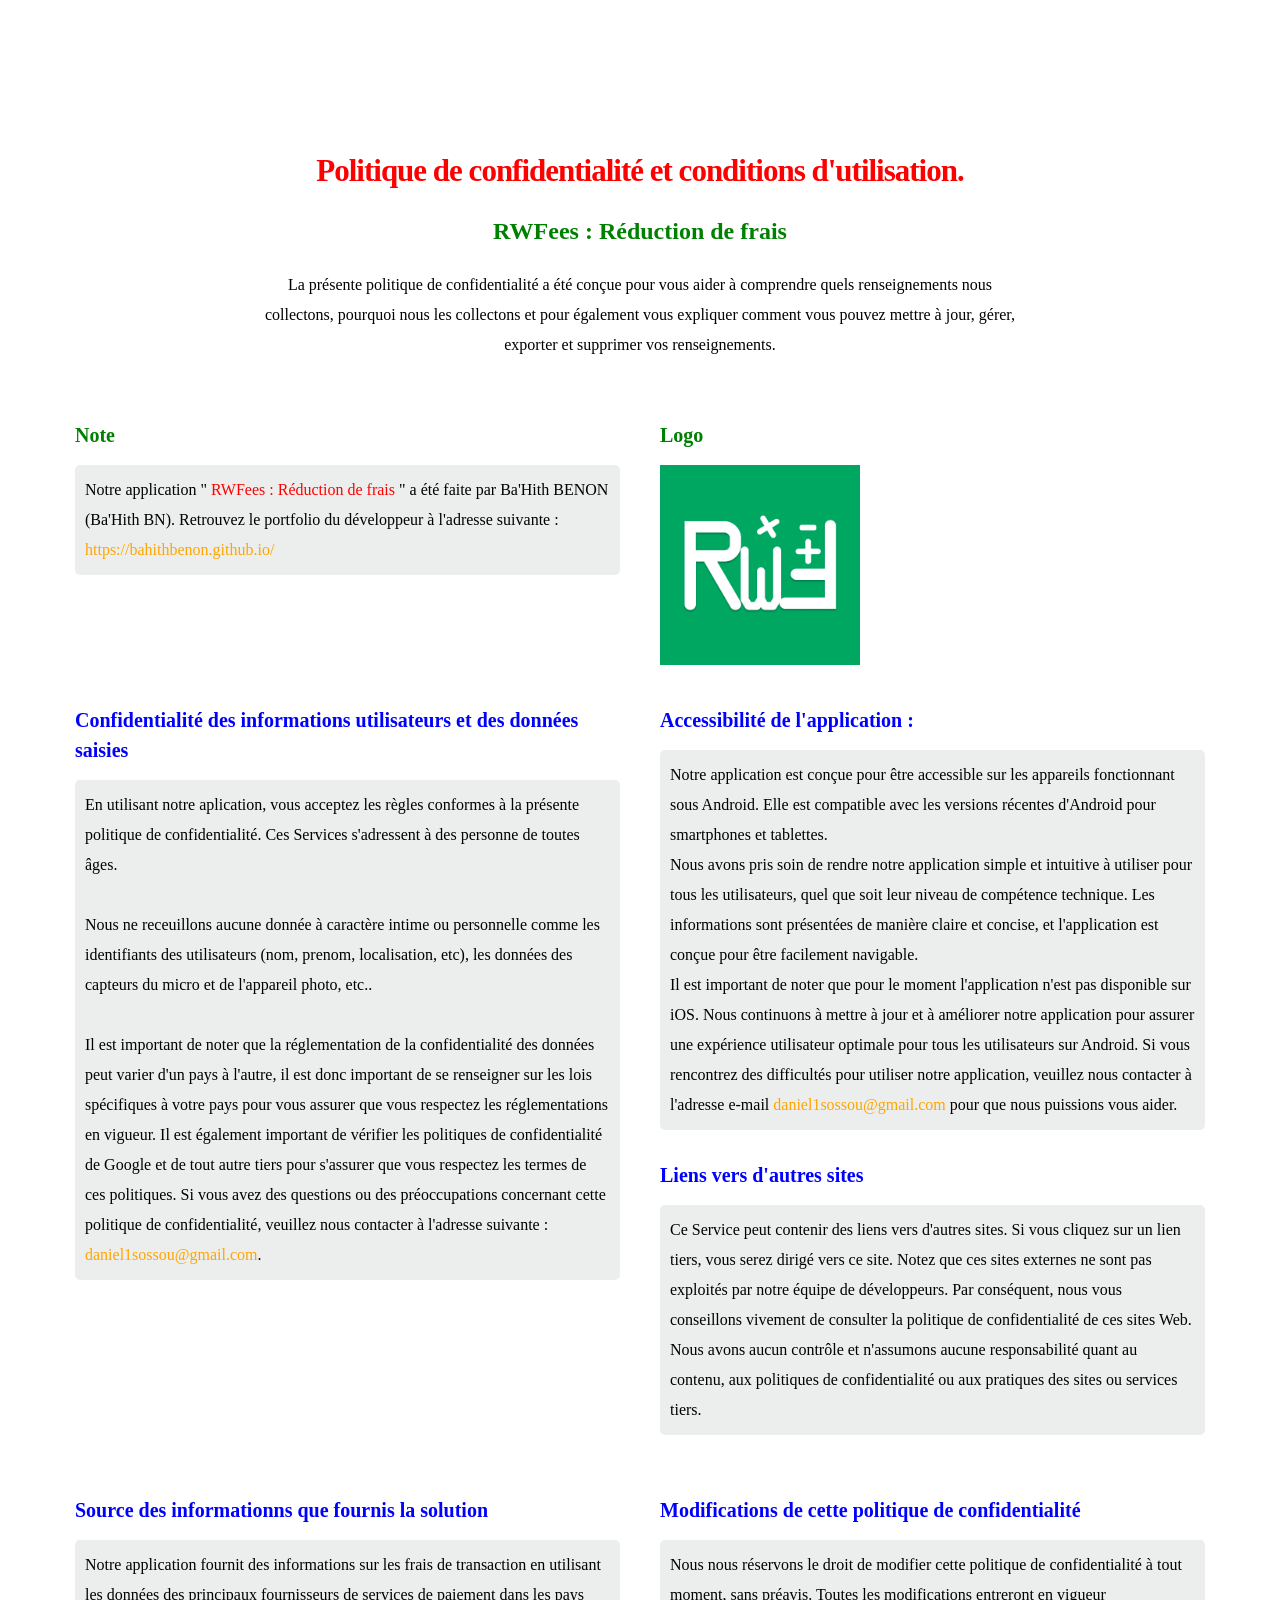
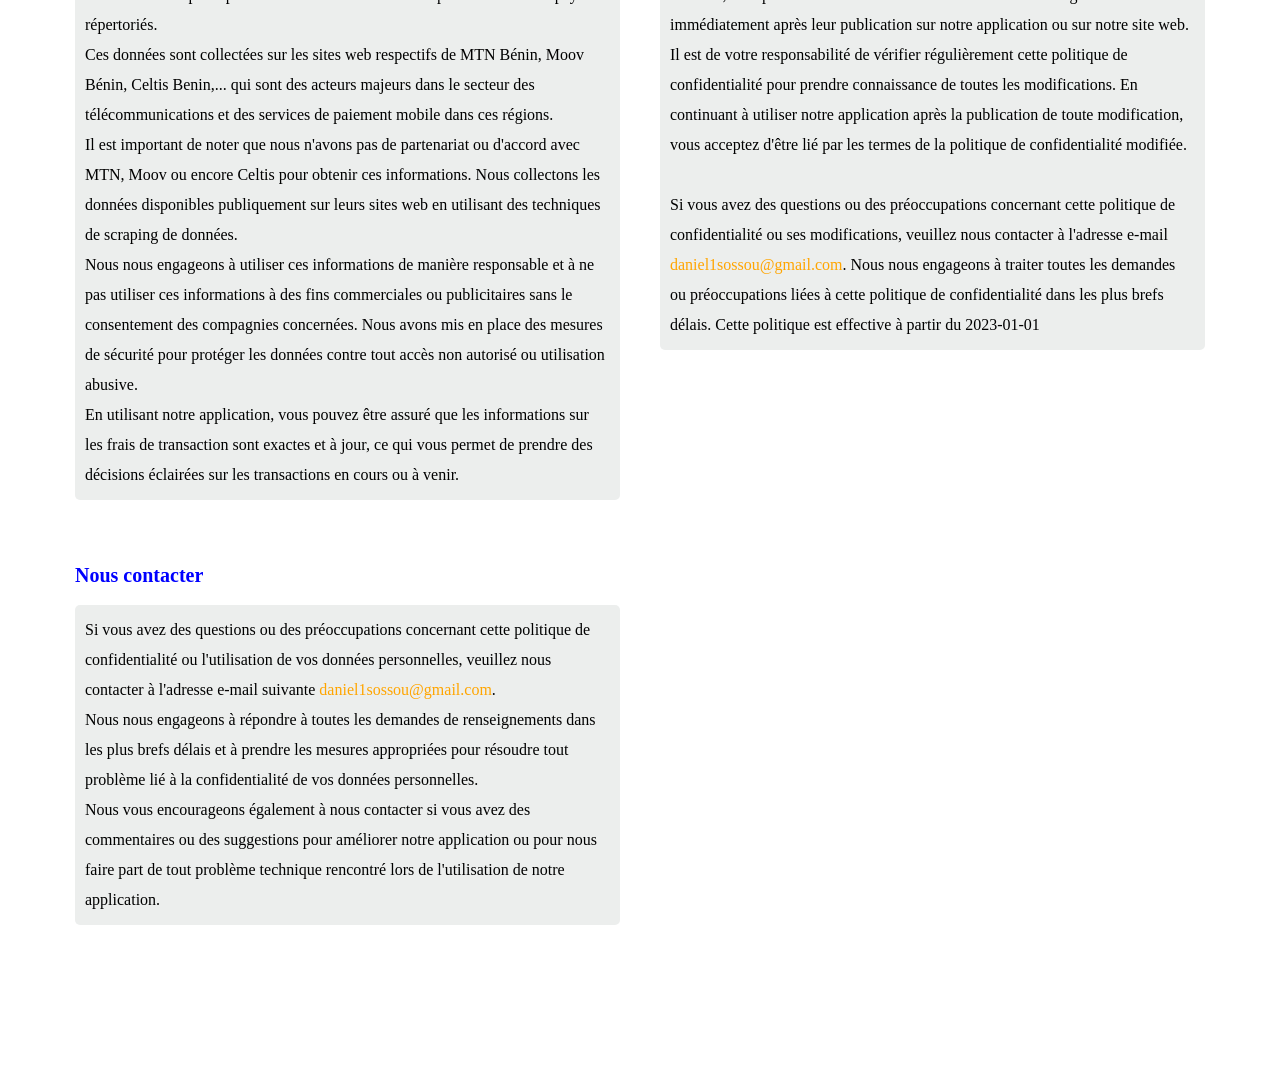
<file: reducwithdrawalfees/privacy.html>
<!DOCTYPE html>
<!--[if lt IE 9 ]><html class="no-js oldie" lang="en"> <![endif]-->
<!--[if IE 9 ]><html class="no-js oldie ie9" lang="en"> <![endif]-->
<!--[if (gte IE 9)|!(IE)]><!-->
<html class="no-js" lang="en">
<!--<![endif]-->

<head>

   <!--- basic page needs
   ================================================== -->
   <meta charset="utf-8">
   <title>RWFees | Privacy</title>
   <meta name="description" content="Reduction des frais de retraits">
   <meta name="author" content="Ba'Hith BENON">
   <meta name="keywords"
	   content="benin, bj, gouv, bahithbb, bahith, bahithbenon, app, mobile, MTN, MOOV">

   <!-- mobile specific metas
   ================================================== -->
   <meta name="viewport" content="width=device-width, initial-scale=1">

   <!-- CSS
   ================================================== -->
   <link rel="stylesheet" href="css/base.css">
   <link rel="stylesheet" href="css/vendor.css">
   <link rel="stylesheet" href="css/main.css">

   <style type="text/css" media="screen">
      	#styles { 
			background: white;
			padding-top: 15rem;
			padding-bottom: 12rem;   	
   		}

		*{
			color: black !important;
			font-family: Glint !important;
		} 	

		.text-danger {color: red !important;}
		.text-success {color: green !important;}
		.text-warning {color: orange !important;}
		.text-primary {color: blue !important;}
		.text-light {color: white !important;}

		a{color: orange;}

		.block {
			background-color: rgba(234, 237, 236, 0.9);
			border-radius: 5px;
			padding: 10px;
		}
		
   </style>  

   <!-- script
   ================================================== -->
   <script src="js/modernizr.js"></script>
   <script src="js/pace.min.js"></script>

   <!-- favicons
	================================================== -->
    <link rel="shortcut icon" href="images/rwf_logo_x_1.png" type="image/x-icon">
    <link rel="icon" href="images/rwf_logo_x_1.png" type="image/x-icon">

</head>

<body id="top">

   <!-- styles
   ================================================== -->
   <section id="styles">
		
	   <div class="row narrow add-bottom text-center">

   	   <div class="col-twelve tab-full">

   		   <h1 class="text-danger">Politique de confidentialité et conditions d'utilisation.</h1>
			<h2 class="text-success">RWFees : Réduction de frais</h2>
   			<p >La présente politique de confidentialité a été conçue pour vous aider à comprendre quels renseignements nous collectons, 
				pourquoi nous les collectons et pour également vous expliquer comment vous pouvez mettre à jour, gérer, exporter et supprimer vos renseignements.</p>   			
   		</div>


     	</div>

		 <div class="row">
			<div class="col-six tab-full">
				<h3 class="text-success">Note</h3>
				<p class="block">
					Notre application " <span class="text-danger">RWFees : Réduction de frais</span> " a été faite par Ba'Hith BENON (Ba'Hith BN).
					Retrouvez le portfolio du développeur à l'adresse suivante : 
					<a href="https://bahithbenon.github.io/"  target="_blank"
					class="text-warning">https://bahithbenon.github.io/</a>
				</p>
				<br>
			</div>
			<div class="col-six tab-full">
				<h3 class="text-success">Logo</h3>
				<img src="images/rwf_logo_x_1.png" alt="RWFees" width="200px">
				<br>
				<br>	
			</div>
		</div>

		 <div class="row">
			<div class="col-six tab-full">
				<h3 class="text-primary">Confidentialité des informations utilisateurs et des données saisies</h3>
		      	<p class="block"> 
					En utilisant notre aplication, vous acceptez les règles conformes à la présente politique de confidentialité.
					Ces Services s'adressent à des personne de toutes âges.
					<br> <br>
					Nous ne receuillons aucune donnée à caractère intime ou personnelle comme les identifiants des utilisateurs (nom, prenom, localisation, etc), 
					les données des capteurs du micro et de l'appareil photo, etc..
					<br> <br>
					Il est important de noter que la réglementation de la confidentialité des données peut varier d'un pays à l'autre, 
					il est donc important de se renseigner sur les lois spécifiques à votre pays pour vous assurer que vous respectez 
					les réglementations en vigueur. Il est également important de vérifier les politiques de confidentialité de Google 
					et de tout autre tiers pour s'assurer que vous respectez les termes de ces politiques.
					
					Si vous avez des questions ou des préoccupations concernant cette politique de confidentialité, 
					veuillez nous contacter à l'adresse suivante : <a href="mailto:daniel1sossou@gmail.com" class="text-reset text-warning">daniel1sossou@gmail.com</a>.
					<br>
	         	</p>
				<br>
	      	</div>

			 <div class="col-six tab-full">
			   <h3 class="text-primary">Accessibilité de l'application :</h3>
			   <p class="block">Notre application est conçue pour être accessible sur les appareils fonctionnant sous Android. 
				   Elle est compatible avec les versions récentes d'Android pour smartphones et tablettes.
				   <br>
				   Nous avons pris soin de rendre notre application simple et intuitive à utiliser pour tous les utilisateurs, quel que soit leur niveau de compétence technique. 
				   Les informations sont présentées de manière claire et concise, et l'application est conçue pour être facilement navigable.
				   <br>
				   Il est important de noter que pour le moment l'application n'est pas disponible sur iOS. 
				   Nous continuons à mettre à jour et à améliorer notre application pour assurer une expérience utilisateur 
				   optimale pour tous les utilisateurs sur Android. Si vous rencontrez des difficultés pour utiliser notre application, 
				   veuillez nous contacter à l'adresse e-mail 
					   <a href="mailto:daniel1sossou@gmail.com" class="text-reset text-warning">daniel1sossou@gmail.com</a> 
					   pour que nous puissions vous aider.
				 </p>
				 <h3 class="text-primary">Liens vers d'autres sites</h3>
		      	<p class="block">Ce Service peut contenir des liens vers d'autres sites. Si vous cliquez sur un lien tiers, vous serez dirigé vers ce site. 
					Notez que ces sites externes ne sont pas exploités par notre équipe de développeurs. 
					Par conséquent, nous vous conseillons vivement de consulter la politique de confidentialité de ces sites Web. 
					Nous avons aucun contrôle et n'assumons aucune responsabilité quant au contenu, aux politiques de confidentialité ou aux pratiques des sites ou services tiers.
	         	</p>
			   <br>
		   </div>	         

	   </div> <!-- end row -->

     	<div class="row">
     		
			<div class="col-six tab-full">
				<h3 class="text-primary">Source des informationns que fournis la solution</h3>
				 <p class="block">Notre application fournit des informations sur les frais de transaction en utilisant les données des principaux fournisseurs 
					de services de paiement dans les pays répertoriés. 
					<br>
					Ces données sont collectées sur les sites web respectifs de MTN Bénin, Moov Bénin, Celtis Benin,... 
					qui sont des acteurs majeurs dans le secteur des télécommunications et des services de paiement mobile dans ces régions.
					<br>
					Il est important de noter que nous n'avons pas de partenariat ou d'accord avec MTN, Moov ou encore Celtis pour obtenir ces informations. 
					Nous collectons les données disponibles publiquement sur leurs sites web en utilisant des techniques de scraping de données.
					<br>
					Nous nous engageons à utiliser ces informations de manière responsable et à ne pas utiliser ces informations à des fins commerciales
					ou publicitaires sans le consentement des compagnies concernées. 
					Nous avons mis en place des mesures de sécurité pour protéger les données contre tout accès non autorisé ou utilisation abusive.
					<br>
					En utilisant notre application, vous pouvez être assuré que les informations sur les frais de transaction sont exactes et à jour, 
					ce qui vous permet de prendre des décisions éclairées sur les transactions en cours ou à venir.
				</p>
			   <br>
			 </div>

	      	<div class="col-six tab-full">
				<h3 class="text-primary">Modifications de cette politique de confidentialité</h3>
		      	<p class="block">Nous nous réservons le droit de modifier cette politique de confidentialité à tout moment, sans préavis. 
					Toutes les modifications entreront en vigueur immédiatement après leur publication sur notre application ou sur notre site web.
					<br>
					Il est de votre responsabilité de vérifier régulièrement cette politique de confidentialité pour prendre connaissance de toutes les modifications. 
					En continuant à utiliser notre application après la publication de toute modification, 
					vous acceptez d'être lié par les termes de la politique de confidentialité modifiée.
					<br> <br>
					Si vous avez des questions ou des préoccupations concernant cette politique de confidentialité ou ses modifications, 
					veuillez nous contacter à l'adresse e-mail <a href="mailto:daniel1sossou@gmail.com" class="text-reset text-warning">daniel1sossou@gmail.com</a>.
					Nous nous engageons à traiter toutes les demandes ou préoccupations liées à cette politique de confidentialité dans les plus brefs délais.
					Cette politique est effective à partir du 2023-01-01
				</p>
				<br>
			</div>	         

		</div> <!-- end row -->

		<div class="row">
			<div class="col-six tab-full">
				<h3 class="text-primary">Nous contacter</h3>
		      	<p class="block">Si vous avez des questions ou des préoccupations concernant cette politique de 
					confidentialité ou l'utilisation de vos données personnelles, 
					veuillez nous contacter à l'adresse e-mail suivante 
					<a href="mailto:daniel1sossou@gmail.com" class="text-reset text-warning">daniel1sossou@gmail.com</a>.

					<br>
					Nous nous engageons à répondre à toutes les demandes de renseignements dans les plus brefs délais et à prendre 
					les mesures appropriées pour résoudre tout problème lié à la confidentialité de vos données personnelles.
					<br>
					Nous vous encourageons également à nous contacter si vous avez des commentaires ou des suggestions pour améliorer notre application 
					ou pour nous faire part de tout problème technique rencontré lors de l'utilisation de notre application.
				
				</p>
			</div>	 
		</div>

	      	
      </div> <!-- end row -->


	</section> <!-- end styles -->   
 


    <div id="preloader"> 
    	<div id="loader"></div>
    </div>  

    <!-- Java Script
    ================================================== -->
    <script src="js/jquery-2.1.3.min.js"></script>
    <script src="js/plugins.js"></script>
    <script src="js/main.js"></script>

</body>

</html>
</file>
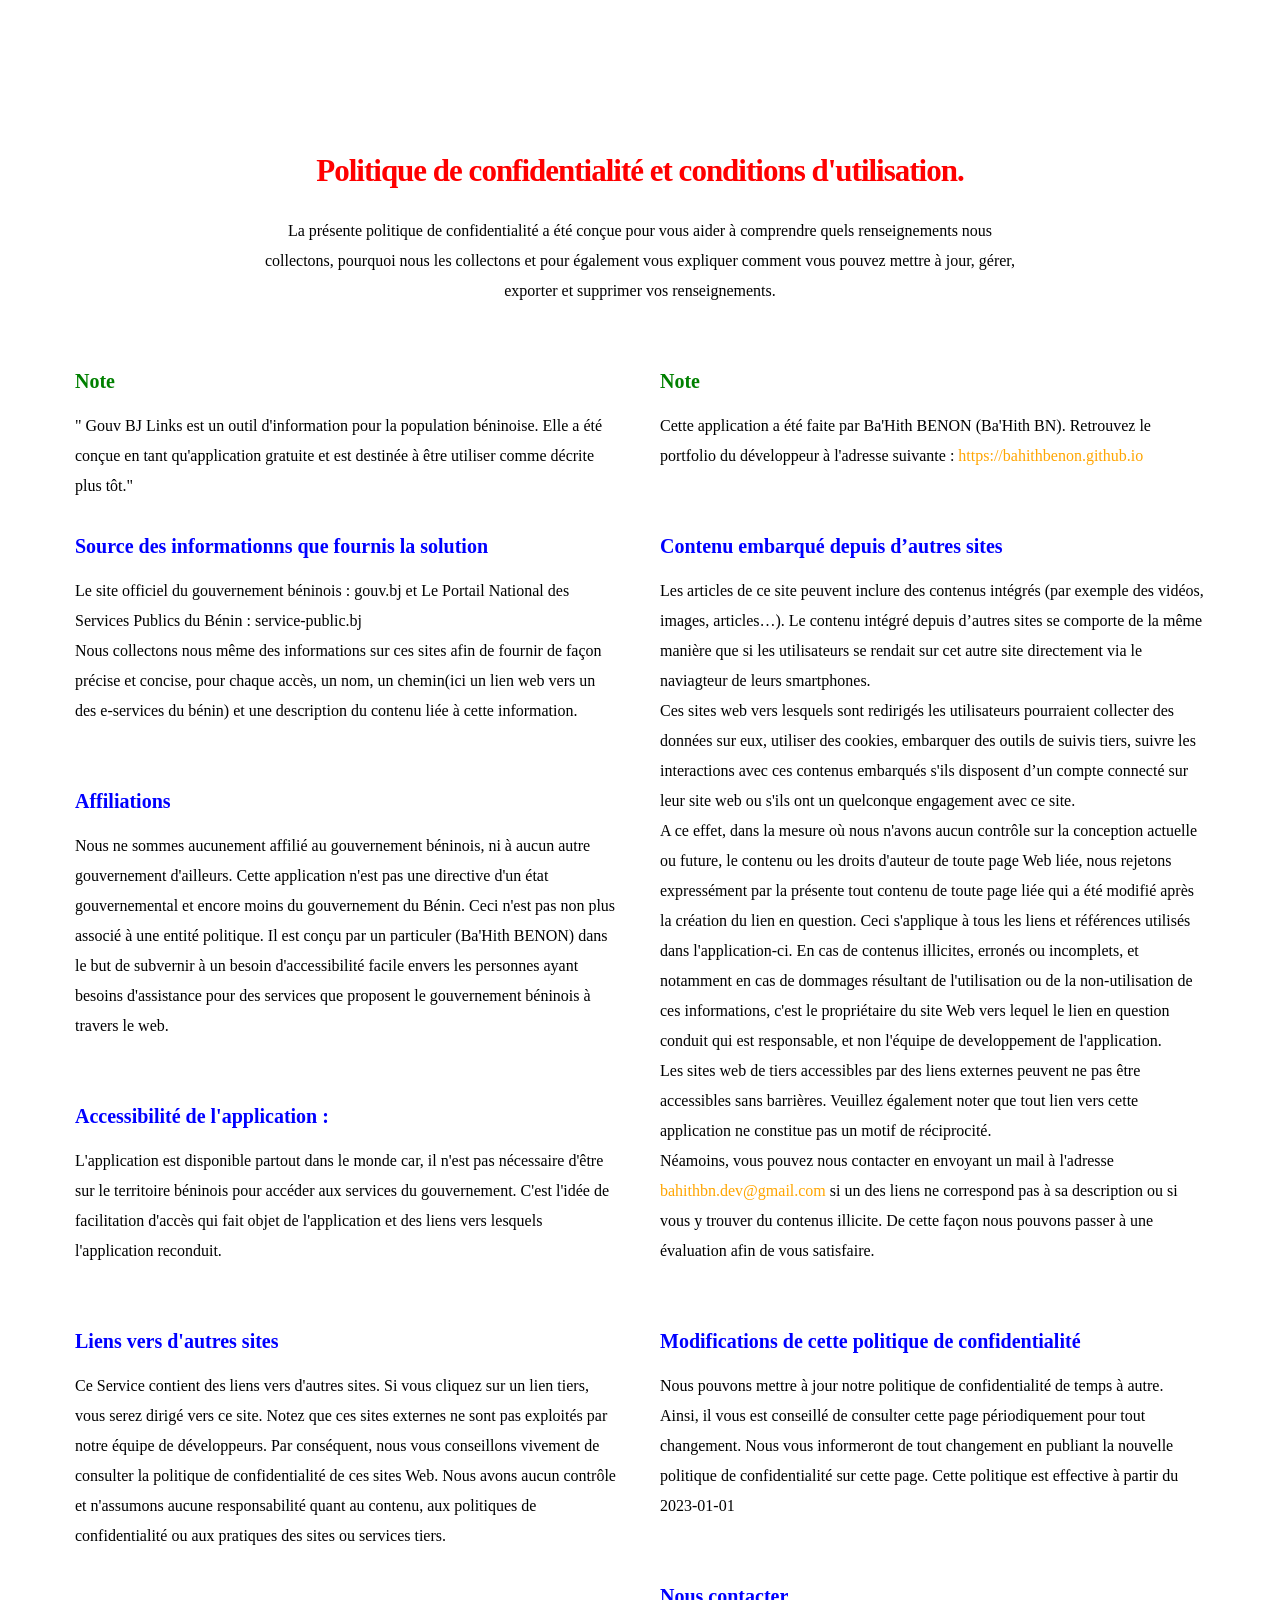
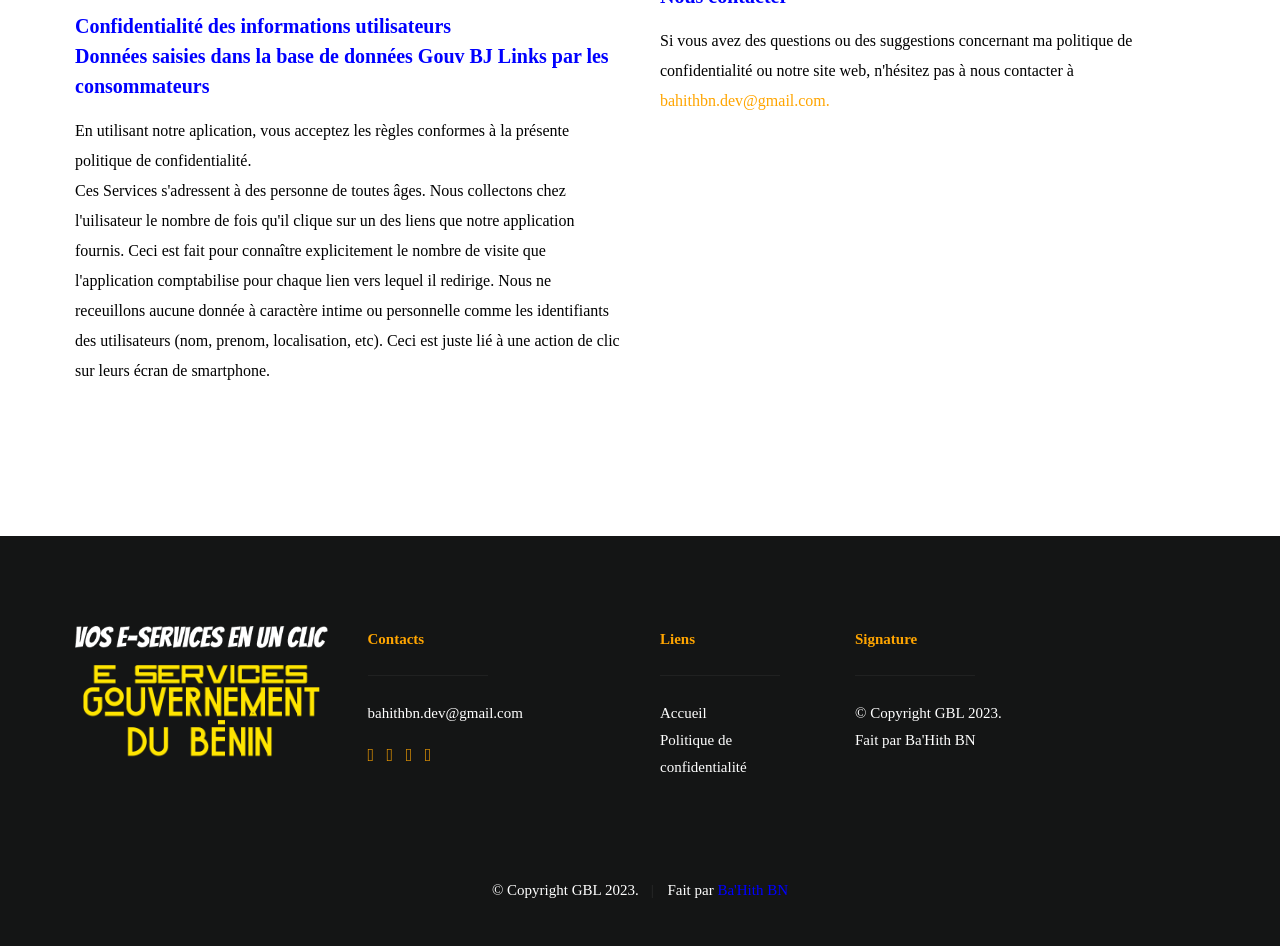
<file: gouvbjlinks/pages/privacy.html>
<!DOCTYPE html>
<!--[if lt IE 9 ]><html class="no-js oldie" lang="en"> <![endif]-->
<!--[if IE 9 ]><html class="no-js oldie ie9" lang="en"> <![endif]-->
<!--[if (gte IE 9)|!(IE)]><!-->
<html class="no-js" lang="en">
<!--<![endif]-->

<head>

   <!--- basic page needs
   ================================================== -->
   <meta charset="utf-8">
   <title>GBJL | Privacy</title>
   <meta name="description" content="Liens publiques liés au gouvernement béninois">
   <meta name="author" content="Ba'Hith BENON">
   <meta name="keywords"
	   content="benin, bj, gouv, bahithbb, bahith, bahithbenon, app, mobile">

   <!-- mobile specific metas
   ================================================== -->
   <meta name="viewport" content="width=device-width, initial-scale=1">

   <!-- CSS
   ================================================== -->
   <link rel="stylesheet" href="css/base.css">
   <link rel="stylesheet" href="css/vendor.css">
   <link rel="stylesheet" href="css/main.css">

   <style type="text/css" media="screen">
      	#styles { 
			background: white;
			padding-top: 15rem;
			padding-bottom: 12rem;   	
   		}

		*{
			color: black !important;
			font-family: Glint !important;
		} 	

		.text-danger {color: red !important;}
		.text-success {color: green !important;}
		.text-warning {color: orange !important;}
		.text-primary {color: blue !important;}
		.text-light {color: white !important;}

		a{color: orange;}
		
   </style>  

   <!-- script
   ================================================== -->
   <script src="js/modernizr.js"></script>
   <script src="js/pace.min.js"></script>

   <!-- favicons
	================================================== -->
    <link rel="shortcut icon" href="images/gbjlinks_icon.png" type="image/x-icon">
    <link rel="icon" href="images/gbjlinks_icon.png" type="image/x-icon">

</head>

<body id="top">

   <!-- styles
   ================================================== -->
   <section id="styles">
		
	   <div class="row narrow add-bottom text-center">

   	   <div class="col-twelve tab-full">

   		   <h1 class="text-danger">Politique de confidentialité et conditions d'utilisation.</h1>

   			<p >La présente politique de confidentialité a été conçue pour vous aider à comprendre quels renseignements nous collectons, 
				pourquoi nous les collectons et pour également vous expliquer comment vous pouvez mettre à jour, gérer, exporter et supprimer vos renseignements.</p>   			
   		</div>

     	</div>

		<div class="row">
			<div class="col-six tab-full">
				<h3 class="text-success">Note</h3>
				" Gouv BJ Links est un outil d'information pour la population béninoise. 
				Elle a été conçue en tant qu'application gratuite et est destinée à être utiliser comme décrite plus tôt."
				
			<br>
			<br>
			</div>
			<div class="col-six tab-full">
				<h3 class="text-success">Note</h3>
				Cette application a été faite par Ba'Hith BENON (Ba'Hith BN).
				Retrouvez le portfolio du développeur à l'adresse suivante : 
					<a href="https://bahithbenon.github.io"  target="_blank"
					class="text-warning">https://bahithbenon.github.io</a>
			<br>
			</div>
		</div>

		 <div class="row">
			<div class="col-six tab-full">
				<h3 class="text-primary">Source des informationns que fournis la solution</h3>
				 <p>Le site officiel du gouvernement béninois : <a href="https://www.gouv.bj/">gouv.bj</a> et Le Portail National des Services Publics du Bénin : 
					<a href="https://service-public.bj/">service-public.bj</a>
					<br>
					Nous collectons nous même des informations sur ces sites afin de fournir de façon précise et concise, pour chaque accès, 
					un nom, un chemin(ici un lien web vers un des e-services du bénin) et une description du contenu liée à cette information.
				</p>
			   <br>
			   <h3 class="text-primary">Affiliations</h3>
				 <p> Nous ne sommes aucunement affilié au gouvernement béninois, ni à aucun autre gouvernement d'ailleurs.
					Cette application n'est pas une directive d'un état gouvernemental et encore moins du gouvernement du Bénin.
					Ceci n'est pas non plus associé à une entité politique.
					Il est conçu par un particuler (Ba'Hith BENON) dans le but de subvernir à un besoin d'accessibilité facile envers les personnes
					ayant besoins d'assistance pour des services que proposent le gouvernement béninois à travers le web. 
				</p>
				<br>
				<h3 class="text-primary">Accessibilité de l'application :</h3>
				<p>L'application est disponible partout dans le monde car, il n'est pas nécessaire d'être sur le territoire béninois
				   pour accéder aux services du gouvernement. C'est l'idée de facilitation d'accès qui fait objet de l'application et 
				   des liens vers lesquels l'application reconduit.
				   </a>
			  </p>
			 </div>

			 <div class="col-six tab-full">
			   <h3 class="text-primary">Contenu embarqué depuis d’autres sites</h3>
				 <p>Les articles de ce site peuvent inclure des contenus intégrés (par exemple des vidéos, images, articles…). 
					Le contenu intégré depuis d’autres sites se comporte de la même manière que si les utilisateurs se rendait sur cet autre site
					directement via le naviagteur de leurs smartphones.
					<br>
					Ces sites web vers lesquels sont redirigés les utilisateurs pourraient collecter des données sur eux, 
					utiliser des cookies, embarquer des outils de suivis tiers, 
					suivre les interactions avec ces contenus embarqués s'ils disposent d’un compte connecté sur leur site web 
					ou s'ils ont un quelconque engagement avec ce site.
					<br>
					A ce effet, dans la mesure où nous n'avons aucun contrôle sur la
					conception actuelle ou future, le contenu ou les droits d'auteur de toute page Web liée, nous
					rejetons expressément par la présente tout contenu de toute page liée qui a été modifié après
					la création du lien en question. Ceci s'applique à tous les liens et références utilisés dans l'application-ci.
					En cas de contenus illicites, erronés ou incomplets, et notamment en cas de dommages résultant de l'utilisation 
					ou de la non-utilisation de ces informations, c'est le propriétaire du site Web vers lequel le lien en question
					conduit qui est responsable, et non l'équipe de developpement de l'application.
					<br>
					Les sites web de tiers accessibles par des liens externes peuvent ne pas être
					accessibles sans barrières. Veuillez également noter que tout lien vers cette application ne
					constitue pas un motif de réciprocité.
					<br>
					Néamoins, vous pouvez nous contacter en envoyant un mail à l'adresse 
					<a href="mailto:bahithbn.dev@gmail.com" class="text-reset text-warning">bahithbn.dev@gmail.com</a>
					si un des liens ne correspond pas à sa description 
					ou si vous y trouver du contenus illicite. De cette façon nous pouvons passer à une évaluation afin de vous satisfaire.
				</p>
			   <br>
		   </div>	         

	   </div> <!-- end row -->

     	<div class="row">
     		<div class="col-six tab-full">
		     	<h3 class="text-primary">Liens vers d'autres sites</h3>
		      	<p>Ce Service contient des liens vers d'autres sites. Si vous cliquez sur un lien tiers, vous serez dirigé vers ce site. 
					Notez que ces sites externes ne sont pas exploités par notre équipe de développeurs. 
					Par conséquent, nous vous conseillons vivement de consulter la politique de confidentialité de ces sites Web. 
					Nous avons aucun contrôle et n'assumons aucune responsabilité quant au contenu, aux politiques de confidentialité ou aux pratiques des sites ou services tiers.
	         	</p>
				<br>
				<h3 class="text-primary">Confidentialité des informations utilisateurs <br>
					Données saisies dans la base de données Gouv BJ Links par les consommateurs</h3>
		      	<p> <span class="text-bold">En utilisant notre aplication, vous acceptez les règles conformes à la présente politique de confidentialité.</span>
					<br>
					
					Ces Services s'adressent à des personne de toutes âges. 
					
					Nous collectons chez l'uilisateur le nombre de fois qu'il clique sur un des liens que notre application fournis. 
					Ceci est fait pour connaître explicitement le nombre de visite que l'application comptabilise pour chaque lien vers lequel il redirige. 
					Nous ne receuillons aucune donnée à caractère intime ou personnelle comme les identifiants des utilisateurs
					(nom, prenom, localisation, etc). Ceci est juste lié à une action de clic sur leurs écran de smartphone.
					
	         	</p>
	      	</div>

	      	<div class="col-six tab-full">
				<h3 class="text-primary">Modifications de cette politique de confidentialité</h3>
		      	<p>Nous pouvons mettre à jour notre politique de confidentialité de temps à autre. 
					Ainsi, il vous est conseillé de consulter cette page périodiquement pour tout changement. 
					Nous vous informeront de tout changement en publiant la nouvelle politique de confidentialité sur cette page.
					Cette politique est effective à partir du 2023-01-01</p>
				<br>
				<h3 class="text-primary">Nous contacter</h3>
		      	<p>Si vous avez des questions ou des suggestions concernant ma politique de confidentialité ou notre site web,
					n'hésitez pas à nous contacter à <a href="mailto:bahithbn.dev@gmail.com" class="text-reset text-warning">bahithbn.dev@gmail.com.</a>
				</p>
			</div>	         

		</div> <!-- end row -->

	      	
      </div> <!-- end row -->


	</section> <!-- end styles -->   
 

   <!-- footer
   ================================================== -->
   	<footer>

		<div class="footer-main">
			<div class="row">  

				<div class="col-three md-1-3 tab-full footer-info">            

					<!--<div class="footer-logo"></div>-->

					<p class="text-light">
						<img src="../pages/images/gouv_slogan_light.png" alt="" srcset="">
						<br>         
						<img src="../pages/images/gouv_slo_yellow.png" alt="" srcset="">
					</p>
					
					
				</div> <!-- end footer-info -->

				<div class="col-three md-1-3 tab-1-2 mob-full footer-contact">

					<h4 class="text-warning">Contacts</h4>

					<p class="text-light">
						bahithbn.dev@gmail.com <br>
					</p>        
					
					<ul class="footer-social-list">
						<li>
							<a href="mailto:bahithbn.dev@gmail.com" target="_blank"><i class="fa fa-google text-warning"></i></a>
						</li>
						<li>
							<a href="https://twitter.com/SaazhAl?t=oyw2-KrS9MAQXTLAEJsPbg&s=09" target="_blank"><i class="fa fa-twitter text-warning"></i></a>
						</li>
						<li>
							<a href="https://www.linkedin.com/in/ba-hith-bn-1179a51b2" target="_blank"><i class="fa fa-linkedin text-warning"></i></a>
						</li>
						<li>
							<a href="https://www.instagram.com/saazh_albahith_bn/" target="_blank"><i class="fa fa-instagram text-warning"></i></a>
						</li>
					</ul>

				</div> <!-- end footer-contact -->  

				<div class="col-two md-1-3 tab-1-2 mob-full footer-site-links">

					<h4 class="text-warning">Liens</h4>

					<ul class="list-links">
						<li><a href="#" class="text-light">Accueil</a></li>
						<li><a href="pages/privacy.html" target="_blank" class="text-light">Politique de confidentialité</a></li>
					</ul>	      		
							
				</div> <!-- end footer-site-links --> 

				<div class="col-four md-1-2 tab-full footer-subscribe">

					<h4 class="text-warning">Signature</h4>

					<div class="copyright">
						<span class="text-light">© Copyright GBL 2023.</span> <br>
						<span class="text-light">Fait par <a href="https://bahithbenon.github.io/whoami/" target="_blank" class="text-light">Ba'Hith BN</a></span>		         	
					</div>      		
							
				</div> <!-- end footer-subscribe -->         

			</div> <!-- /row -->
		</div> <!-- end footer-main -->


		<div class="footer-bottom">

			<div class="row">

				<div class="col-twelve">
					<div class="copyright">
						<span class="text-light">© Copyright GBL 2023.</span> 
						<span class="text-light">Fait par <a href="https://bahithbenon.github.io/whoami/" target="_blank" class="text-primary">Ba'Hith BN</a></span>		         	
					</div>

					<div id="go-top">
						<a class="smoothscroll" title="Back to Top" href="#top"><i class="icon-arrow-up text-light"></i></a>
					</div>         
				</div>

			</div> <!-- end footer-bottom -->     	

		</div>

	</footer>

    <div id="preloader"> 
    	<div id="loader"></div>
    </div>  

    <!-- Java Script
    ================================================== -->
    <script src="js/jquery-2.1.3.min.js"></script>
    <script src="js/plugins.js"></script>
    <script src="js/main.js"></script>

</body>

</html>
</file>
<file: gouvbjlinks/pages/css/base.css>
/* =================================================================== 
 *
 *  Dazzle v1.0 Base Stylesheet
 *  04-27-2017
 *  ------------------------------------------------------------------
 *
 *  TOC:
 *  01. reset 
 *  02. basic/base setup styles
 *  03. grid
 *  04. block grids
 *  05. MISC
 *
 * =================================================================== */


/* ===================================================================
 *  01. reset  
 *  normalize.css v5.0.0 | MIT License | 
 *  github.com/necolas/normalize.css
 *
 * ------------------------------------------------------------------- */

html {
  font-family: sans-serif;
  line-height: 1.15;
  -ms-text-size-adjust: 100%;
  -webkit-text-size-adjust: 100%;
}

body {
  margin: 0;
}

article,
aside,
footer,
header,
nav,
section {
  display: block;
}

h1 {
  font-size: 2em;
  margin: 0.67em 0;
}

figcaption,
figure,
main {
  display: block;
}

figure {
  margin: 1em 40px;
}

hr {
  box-sizing: content-box;
  height: 0;
  overflow: visible;
}

pre {
  font-family: monospace, monospace;
  font-size: 1em;
}

a {
  background-color: transparent;
  -webkit-text-decoration-skip: objects;
}

a:active,
a:hover {
  outline-width: 0;
}

abbr[title] {
  border-bottom: none;
  text-decoration: underline;
  text-decoration: underline dotted;
}

b,
strong {
  font-weight: inherit;
}

b,
strong {
  font-weight: bolder;
}

code,
kbd,
samp {
  font-family: monospace, monospace;
  font-size: 1em;
}

dfn {
  font-style: italic;
}

mark {
  background-color: #ff0;
  color: #000;
}

small {
  font-size: 80%;
}

sub,
sup {
  font-size: 75%;
  line-height: 0;
  position: relative;
  vertical-align: baseline;
}

sub {
  bottom: -0.25em;
}

sup {
  top: -0.5em;
}

audio,
video {
  display: inline-block;
}

audio:not([controls]) {
  display: none;
  height: 0;
}

img {
  border-style: none;
}

svg:not(:root) {
  overflow: hidden;
}

button,
input,
optgroup,
select,
textarea {
  font-family: sans-serif;
  font-size: 100%;
  line-height: 1.15;
  margin: 0;
}

button,
input {
  overflow: visible;
}

button,
select {
  text-transform: none;
}

button,
html [type="button"],
[type="reset"],
[type="submit"] {
  -webkit-appearance: button;
}

button::-moz-focus-inner,
[type="button"]::-moz-focus-inner,
[type="reset"]::-moz-focus-inner,
[type="submit"]::-moz-focus-inner {
  border-style: none;
  padding: 0;
}

button:-moz-focusring,
[type="button"]:-moz-focusring,
[type="reset"]:-moz-focusring,
[type="submit"]:-moz-focusring {
  outline: 1px dotted ButtonText;
}

fieldset {
  border: 1px solid #c0c0c0;
  margin: 0 2px;
  padding: 0.35em 0.625em 0.75em;
}

legend {
  box-sizing: border-box;
  color: inherit;
  display: table;
  max-width: 100%;
  padding: 0;
  white-space: normal;
}

progress {
  display: inline-block;
  vertical-align: baseline;
}

textarea {
  overflow: auto;
}

[type="checkbox"],
[type="radio"] {
  box-sizing: border-box;
  padding: 0;
}

[type="number"]::-webkit-inner-spin-button,
[type="number"]::-webkit-outer-spin-button {
  height: auto;
}

[type="search"] {
  -webkit-appearance: textfield;
  outline-offset: -2px;
}

[type="search"]::-webkit-search-cancel-button,
[type="search"]::-webkit-search-decoration {
  -webkit-appearance: none;
}

::-webkit-file-upload-button {
  -webkit-appearance: button;
  font: inherit;
}

details,
menu {
  display: block;
}

summary {
  display: list-item;
}

canvas {
  display: inline-block;
}

template {
  display: none;
}

[hidden] {
  display: none;
}


/* ===================================================================
 *  02. basic/base setup styles - (_basic.scss)
 *
 * ------------------------------------------------------------------- */

html {
  font-size: 62.5%;
  box-sizing: border-box;
}

*,
*::before,
*::after {
  box-sizing: inherit;
}

body {
  font-weight: normal;
  line-height: 1;
  text-rendering: optimizeLegibility;
  word-wrap: break-word;
  -webkit-overflow-scrolling: touch;
  -webkit-text-size-adjust: none;
}

body,
input,
button {
  -moz-osx-font-smoothing: grayscale;
  -webkit-font-smoothing: antialiased;
}


/* ------------------------------------------------------------------- 
 * Media - (_basic.scss)
 * ------------------------------------------------------------------- */

img,
video {
  max-width: 100%;
  height: auto;
}


/* ------------------------------------------------------------------- 
 * Typography resets - (_basic.scss)
 * ------------------------------------------------------------------- */

div, dl, dt, dd, ul, ol, li, h1, h2, h3, h4, h5, h6, pre, form, p, blockquote, th, td {
  margin: 0;
  padding: 0;
}

h1, h2, h3, h4, h5, h6 {
  -webkit-font-variant-ligatures: common-ligatures;
  -moz-font-variant-ligatures: common-ligatures;
  font-variant-ligatures: common-ligatures;
  text-rendering: optimizeLegibility;
}

em,
i {
  font-style: italic;
  line-height: inherit;
}

strong,
b {
  font-weight: bold;
  line-height: inherit;
}

small {
  font-size: 60%;
  line-height: inherit;
}

ol,
ul {
  list-style: none;
}

li {
  display: block;
}


/* ------------------------------------------------------------------- 
 * links - (_basic.scss)
 * ------------------------------------------------------------------- */

a {
  text-decoration: none;
  line-height: inherit;
}

a img {
  border: none;
}


/* ------------------------------------------------------------------- 
 * inputs - (_basic.scss)
 * ------------------------------------------------------------------- */

fieldset {
  margin: 0;
  padding: 0;
}

input[type="email"],
input[type="number"],
input[type="search"],
input[type="text"],
input[type="tel"],
input[type="url"],
input[type="password"],
textarea {
  -webkit-appearance: none;
  -moz-appearance: none;
  -ms-appearance: none;
  -o-appearance: none;
  appearance: none;
}


/* ===================================================================
 *  03. grid - (_grid.scss)
 *
 * ------------------------------------------------------------------- */

.row {
  width: 94%;
  max-width: 1170px;
  margin: 0 auto;
}

.row:after {
  content: "";
  display: table;
  clear: both;
}

.row .row {
  width: auto;
  max-width: none;
  margin-left: -20px;
  margin-right: -20px;
}

[class*="col-"],
.bgrid {
  float: left;
}

[class*="col-"]+[class*="col-"].end {
  float: right;
}

[class*="col-"] {
  padding: 0 20px;
}

.col-one {
  width: 8.33333%;
}

.col-two,
.col-1-6 {
  width: 16.66667%;
}

.col-three,
.col-1-4 {
  width: 25%;
}

.col-four,
.col-1-3 {
  width: 33.33333%;
}

.col-five {
  width: 41.66667%;
}

.col-six,
.col-1-2 {
  width: 50%;
}

.col-seven {
  width: 58.33333%;
}

.col-eight,
.col-2-3 {
  width: 66.66667%;
}

.col-nine,
.col-3-4 {
  width: 75%;
}

.col-ten,
.col-5-6 {
  width: 83.33333%;
}

.col-eleven {
  width: 91.66667%;
}

.col-twelve,
.col-full {
  width: 100%;
}


/* ------------------------------------------------------------------- 
 * medium size devices - (_grid.scss)
 * ------------------------------------------------------------------- */

@media only screen and (max-width: 1024px) {
  .row .row {
    margin-left: -18px;
    margin-right: -18px;
  }
  [class*="col-"] {
    padding: 0 18px;
  }
  .md-two,
  .md-1-6 {
    width: 16.66667%;
  }
  .md-one {
    width: 8.33333%;
  }
  .md-three,
  .md-1-4 {
    width: 25%;
  }
  .md-four,
  .md-1-3 {
    width: 33.33333%;
  }
  .md-five {
    width: 41.66667%;
  }
  .md-six,
  .md-1-2 {
    width: 50%;
  }
  .md-seven {
    width: 58.33333%;
  }
  .md-eight,
  .md-2-3 {
    width: 66.66667%;
  }
  .md-nine,
  .md-3-4 {
    width: 75%;
  }
  .md-ten,
  .md-5-6 {
    width: 83.33333%;
  }
  .md-eleven {
    width: 91.66667%;
  }
  .md-twelve,
  .md-full {
    width: 100%;
  }
}


/* ------------------------------------------------------------------- 
 * tablets - (_grid.scss)
 * ------------------------------------------------------------------- */

@media only screen and (max-width: 768px) {
  .row {
    width: auto;
    padding-left: 30px;
    padding-right: 30px;
  }
  .row .row {
    padding-left: 0;
    padding-right: 0;
    margin-left: -15px;
    margin-right: -15px;
  }
  [class*="col-"] {
    padding: 0 15px;
  }
  .tab-1-4 {
    width: 25%;
  }
  .tab-1-3 {
    width: 33.33333%;
  }
  .tab-1-2 {
    width: 50%;
  }
  .tab-2-3 {
    width: 66.66667%;
  }
  .tab-3-4 {
    width: 75%;
  }
  .tab-full {
    width: 100%;
  }
}


/* ------------------------------------------------------------------- 
 *  mobile devices - (_grid.scss)
 * ------------------------------------------------------------------- */

@media only screen and (max-width: 600px) {
  .row {
    padding-left: 25px;
    padding-right: 25px;
  }
  .row .row {
    margin-left: -10px;
    margin-right: -10px;
  }
  [class*="col-"] {
    padding: 0 10px;
  }
  .mob-1-4 {
    width: 25%;
  }
  .mob-1-3 {
    width: 33.33333%;
  }
  .mob-1-2 {
    width: 50%;
  }
  .mob-2-3 {
    width: 66.66667%;
  }
  .mob-3-4 {
    width: 75%;
  }
  .mob-full {
    width: 100%;
  }
}


/* ------------------------------------------------------------------- 
 * small mobile devices - (_grid.scss)
 * ------------------------------------------------------------------- */

@media only screen and (max-width: 400px) {
  .row .row {
    padding-left: 0;
    padding-right: 0;
    margin-left: 0;
    margin-right: 0;
  }
  [class*="col-"] {
    width: 100% !important;
    float: none !important;
    clear: both !important;
    margin-left: 0;
    margin-right: 0;
    padding: 0;
  }
  [class*="col-"]+[class*="col-"].end {
    float: none;
  }
}


/* ===================================================================
 *  04. block grids - (_grid.scss)
 *
 * ------------------------------------------------------------------- */

[class*="block-"]:after {
  content: "";
  display: table;
  clear: both;
}

.block-1-6 .bgrid {
  width: 16.66667%;
}

.block-1-5 .bgrid {
  width: 20%;
}

.block-1-4 .bgrid {
  width: 25%;
}

.block-1-3 .bgrid {
  width: 33.33333%;
}

.block-1-2 .bgrid {
  width: 50%;
}


/**
 * Clearing for block grid columns. Allow columns with 
 * different heights to align properly.
 */

.block-1-6 .bgrid:nth-child(6n+1),
.block-1-5 .bgrid:nth-child(5n+1),
.block-1-4 .bgrid:nth-child(4n+1),
.block-1-3 .bgrid:nth-child(3n+1),
.block-1-2 .bgrid:nth-child(2n+1) {
  clear: both;
}


/* ------------------------------------------------------------------- 
 * medium size devices - (_grid.scss)
 * ------------------------------------------------------------------- */

@media only screen and (max-width: 1024px) {
  .block-m-1-6 .bgrid {
    width: 16.66667%;
  }
  .block-m-1-5 .bgrid {
    width: 20%;
  }
  .block-m-1-4 .bgrid {
    width: 25%;
  }
  .block-m-1-3 .bgrid {
    width: 33.33333%;
  }
  .block-m-1-2 .bgrid {
    width: 50%;
  }
  .block-m-full .bgrid {
    width: 100%;
    clear: both;
  }
  [class*="block-m-"] .bgrid:nth-child(n) {
    clear: none;
  }
  .block-m-1-6 .bgrid:nth-child(6n+1),
  .block-m-1-5 .bgrid:nth-child(5n+1),
  .block-m-1-4 .bgrid:nth-child(4n+1),
  .block-m-1-3 .bgrid:nth-child(3n+1),
  .block-m-1-2 .bgrid:nth-child(2n+1) {
    clear: both;
  }
}


/* ------------------------------------------------------------------- 
 * tablets - (_grid.scss)
 * ------------------------------------------------------------------- */

@media only screen and (max-width: 768px) {
  .block-tab-1-6 .bgrid {
    width: 16.66667%;
  }
  .block-tab-1-5 .bgrid {
    width: 20%;
  }
  .block-tab-1-4 .bgrid {
    width: 25%;
  }
  .block-tab-1-3 .bgrid {
    width: 33.33333%;
  }
  .block-tab-1-2 .bgrid {
    width: 50%;
  }
  .block-tab-full .bgrid {
    width: 100%;
    clear: both;
  }
  [class*="block-tab-"] .bgrid:nth-child(n) {
    clear: none;
  }
  .block-tab-1-6 .bgrid:nth-child(6n+1),
  .block-tab-1-6 .bgrid:nth-child(5n+1),
  .block-tab-1-4 .bgrid:nth-child(4n+1),
  .block-tab-1-3 .bgrid:nth-child(3n+1),
  .block-tab-1-2 .bgrid:nth-child(2n+1) {
    clear: both;
  }
}


/* ------------------------------------------------------------------- 
 * mobile devices - (_grid.scss)
 * ------------------------------------------------------------------- */

@media only screen and (max-width: 600px) {
  .block-mob-1-6 .bgrid {
    width: 16.66667%;
  }
  .block-mob-1-5 .bgrid {
    width: 20%;
  }
  .block-mob-1-4 .bgrid {
    width: 25%;
  }
  .block-mob-1-3 .bgrid {
    width: 33.33333%;
  }
  .block-mob-1-2 .bgrid {
    width: 50%;
  }
  .block-mob-full .bgrid {
    width: 100%;
    clear: both;
  }
  [class*="block-mob-"] .bgrid:nth-child(n) {
    clear: none;
  }
  .block-mob-1-6 .bgrid:nth-child(6n+1),
  .block-mob-1-5 .bgrid:nth-child(5n+1),
  .block-mob-1-4 .bgrid:nth-child(4n+1),
  .block-mob-1-3 .bgrid:nth-child(3n+1),
  .block-mob-1-2 .bgrid:nth-child(2n+1) {
    clear: both;
  }
}


/* ------------------------------------------------------------------- 
 * stack on small mobile devices - (_grid.scss)
 * ------------------------------------------------------------------- */

@media only screen and (max-width: 400px) {
  .stack .bgrid {
    width: 100% !important;
    float: none !important;
    clear: both !important;
    margin-left: 0;
    margin-right: 0;
  }
}


/* ===================================================================
 *  05. MISC  - (_grid.scss)
 *
 * ------------------------------------------------------------------- */

.group:after {
  content: "";
  display: table;
  clear: both;
}


/* Misc Helper Styles */

.is-hidden {
  display: none;
}

.is-invisible {
  visibility: hidden;
}

.antialiased {
  -webkit-font-smoothing: antialiased;
  -moz-osx-font-smoothing: grayscale;
}

.overflow-hidden {
  overflow: hidden;
}

.remove-bottom {
  margin-bottom: 0;
}

.half-bottom {
  margin-bottom: 1.5rem !important;
}

.add-bottom {
  margin-bottom: 3rem !important;
}

.no-border {
  border: none;
}

.full-width {
  width: 100%;
}

.text-center {
  text-align: center;
}

.text-left {
  text-align: left;
}

.text-right {
  text-align: right;
}

.pull-left {
  float: left;
}

.pull-right {
  float: right;
}

.align-center {
  margin-left: auto;
  margin-right: auto;
  text-align: center;
}


/*# sourceMappingURL=base.css.map */
</file>
<file: gouvbjlinks/pages/css/vendor.css>
/* =================================================================== 
 *
 *  Dazzle v1.0 Vendor/Third Party CSS 
 *  04-27-2017
 *  ------------------------------------------------------------------
 *
 *  TOC:
 *  01. animate on scroll
 *  02. owl carousel
 *  03. lity
 *
 * =================================================================== */


/*! 
 *  01. animate on scroll 
 *  https://michalsnik.github.io/aos/
 *
 */

[data-aos][data-aos][data-aos-duration='50'],
body[data-aos-duration='50'] [data-aos] {
  transition-duration: 50ms;
}

[data-aos][data-aos][data-aos-delay='50'],
body[data-aos-delay='50'] [data-aos] {
  transition-delay: 0;
}

[data-aos][data-aos][data-aos-delay='50'].aos-animate,
body[data-aos-delay='50'] [data-aos].aos-animate {
  transition-delay: 50ms;
}

[data-aos][data-aos][data-aos-duration='100'],
body[data-aos-duration='100'] [data-aos] {
  transition-duration: .1s;
}

[data-aos][data-aos][data-aos-delay='100'],
body[data-aos-delay='100'] [data-aos] {
  transition-delay: 0;
}

[data-aos][data-aos][data-aos-delay='100'].aos-animate,
body[data-aos-delay='100'] [data-aos].aos-animate {
  transition-delay: .1s;
}

[data-aos][data-aos][data-aos-duration='150'],
body[data-aos-duration='150'] [data-aos] {
  transition-duration: .15s;
}

[data-aos][data-aos][data-aos-delay='150'],
body[data-aos-delay='150'] [data-aos] {
  transition-delay: 0;
}

[data-aos][data-aos][data-aos-delay='150'].aos-animate,
body[data-aos-delay='150'] [data-aos].aos-animate {
  transition-delay: .15s;
}

[data-aos][data-aos][data-aos-duration='200'],
body[data-aos-duration='200'] [data-aos] {
  transition-duration: .2s;
}

[data-aos][data-aos][data-aos-delay='200'],
body[data-aos-delay='200'] [data-aos] {
  transition-delay: 0;
}

[data-aos][data-aos][data-aos-delay='200'].aos-animate,
body[data-aos-delay='200'] [data-aos].aos-animate {
  transition-delay: .2s;
}

[data-aos][data-aos][data-aos-duration='250'],
body[data-aos-duration='250'] [data-aos] {
  transition-duration: .25s;
}

[data-aos][data-aos][data-aos-delay='250'],
body[data-aos-delay='250'] [data-aos] {
  transition-delay: 0;
}

[data-aos][data-aos][data-aos-delay='250'].aos-animate,
body[data-aos-delay='250'] [data-aos].aos-animate {
  transition-delay: .25s;
}

[data-aos][data-aos][data-aos-duration='300'],
body[data-aos-duration='300'] [data-aos] {
  transition-duration: .3s;
}

[data-aos][data-aos][data-aos-delay='300'],
body[data-aos-delay='300'] [data-aos] {
  transition-delay: 0;
}

[data-aos][data-aos][data-aos-delay='300'].aos-animate,
body[data-aos-delay='300'] [data-aos].aos-animate {
  transition-delay: .3s;
}

[data-aos][data-aos][data-aos-duration='350'],
body[data-aos-duration='350'] [data-aos] {
  transition-duration: .35s;
}

[data-aos][data-aos][data-aos-delay='350'],
body[data-aos-delay='350'] [data-aos] {
  transition-delay: 0;
}

[data-aos][data-aos][data-aos-delay='350'].aos-animate,
body[data-aos-delay='350'] [data-aos].aos-animate {
  transition-delay: .35s;
}

[data-aos][data-aos][data-aos-duration='400'],
body[data-aos-duration='400'] [data-aos] {
  transition-duration: .4s;
}

[data-aos][data-aos][data-aos-delay='400'],
body[data-aos-delay='400'] [data-aos] {
  transition-delay: 0;
}

[data-aos][data-aos][data-aos-delay='400'].aos-animate,
body[data-aos-delay='400'] [data-aos].aos-animate {
  transition-delay: .4s;
}

[data-aos][data-aos][data-aos-duration='450'],
body[data-aos-duration='450'] [data-aos] {
  transition-duration: .45s;
}

[data-aos][data-aos][data-aos-delay='450'],
body[data-aos-delay='450'] [data-aos] {
  transition-delay: 0;
}

[data-aos][data-aos][data-aos-delay='450'].aos-animate,
body[data-aos-delay='450'] [data-aos].aos-animate {
  transition-delay: .45s;
}

[data-aos][data-aos][data-aos-duration='500'],
body[data-aos-duration='500'] [data-aos] {
  transition-duration: .5s;
}

[data-aos][data-aos][data-aos-delay='500'],
body[data-aos-delay='500'] [data-aos] {
  transition-delay: 0;
}

[data-aos][data-aos][data-aos-delay='500'].aos-animate,
body[data-aos-delay='500'] [data-aos].aos-animate {
  transition-delay: .5s;
}

[data-aos][data-aos][data-aos-duration='550'],
body[data-aos-duration='550'] [data-aos] {
  transition-duration: .55s;
}

[data-aos][data-aos][data-aos-delay='550'],
body[data-aos-delay='550'] [data-aos] {
  transition-delay: 0;
}

[data-aos][data-aos][data-aos-delay='550'].aos-animate,
body[data-aos-delay='550'] [data-aos].aos-animate {
  transition-delay: .55s;
}

[data-aos][data-aos][data-aos-duration='600'],
body[data-aos-duration='600'] [data-aos] {
  transition-duration: .6s;
}

[data-aos][data-aos][data-aos-delay='600'],
body[data-aos-delay='600'] [data-aos] {
  transition-delay: 0;
}

[data-aos][data-aos][data-aos-delay='600'].aos-animate,
body[data-aos-delay='600'] [data-aos].aos-animate {
  transition-delay: .6s;
}

[data-aos][data-aos][data-aos-duration='650'],
body[data-aos-duration='650'] [data-aos] {
  transition-duration: .65s;
}

[data-aos][data-aos][data-aos-delay='650'],
body[data-aos-delay='650'] [data-aos] {
  transition-delay: 0;
}

[data-aos][data-aos][data-aos-delay='650'].aos-animate,
body[data-aos-delay='650'] [data-aos].aos-animate {
  transition-delay: .65s;
}

[data-aos][data-aos][data-aos-duration='700'],
body[data-aos-duration='700'] [data-aos] {
  transition-duration: .7s;
}

[data-aos][data-aos][data-aos-delay='700'],
body[data-aos-delay='700'] [data-aos] {
  transition-delay: 0;
}

[data-aos][data-aos][data-aos-delay='700'].aos-animate,
body[data-aos-delay='700'] [data-aos].aos-animate {
  transition-delay: .7s;
}

[data-aos][data-aos][data-aos-duration='750'],
body[data-aos-duration='750'] [data-aos] {
  transition-duration: .75s;
}

[data-aos][data-aos][data-aos-delay='750'],
body[data-aos-delay='750'] [data-aos] {
  transition-delay: 0;
}

[data-aos][data-aos][data-aos-delay='750'].aos-animate,
body[data-aos-delay='750'] [data-aos].aos-animate {
  transition-delay: .75s;
}

[data-aos][data-aos][data-aos-duration='800'],
body[data-aos-duration='800'] [data-aos] {
  transition-duration: .8s;
}

[data-aos][data-aos][data-aos-delay='800'],
body[data-aos-delay='800'] [data-aos] {
  transition-delay: 0;
}

[data-aos][data-aos][data-aos-delay='800'].aos-animate,
body[data-aos-delay='800'] [data-aos].aos-animate {
  transition-delay: .8s;
}

[data-aos][data-aos][data-aos-duration='850'],
body[data-aos-duration='850'] [data-aos] {
  transition-duration: .85s;
}

[data-aos][data-aos][data-aos-delay='850'],
body[data-aos-delay='850'] [data-aos] {
  transition-delay: 0;
}

[data-aos][data-aos][data-aos-delay='850'].aos-animate,
body[data-aos-delay='850'] [data-aos].aos-animate {
  transition-delay: .85s;
}

[data-aos][data-aos][data-aos-duration='900'],
body[data-aos-duration='900'] [data-aos] {
  transition-duration: .9s;
}

[data-aos][data-aos][data-aos-delay='900'],
body[data-aos-delay='900'] [data-aos] {
  transition-delay: 0;
}

[data-aos][data-aos][data-aos-delay='900'].aos-animate,
body[data-aos-delay='900'] [data-aos].aos-animate {
  transition-delay: .9s;
}

[data-aos][data-aos][data-aos-duration='950'],
body[data-aos-duration='950'] [data-aos] {
  transition-duration: .95s;
}

[data-aos][data-aos][data-aos-delay='950'],
body[data-aos-delay='950'] [data-aos] {
  transition-delay: 0;
}

[data-aos][data-aos][data-aos-delay='950'].aos-animate,
body[data-aos-delay='950'] [data-aos].aos-animate {
  transition-delay: .95s;
}

[data-aos][data-aos][data-aos-duration='1000'],
body[data-aos-duration='1000'] [data-aos] {
  transition-duration: 1s;
}

[data-aos][data-aos][data-aos-delay='1000'],
body[data-aos-delay='1000'] [data-aos] {
  transition-delay: 0;
}

[data-aos][data-aos][data-aos-delay='1000'].aos-animate,
body[data-aos-delay='1000'] [data-aos].aos-animate {
  transition-delay: 1s;
}

[data-aos][data-aos][data-aos-duration='1050'],
body[data-aos-duration='1050'] [data-aos] {
  transition-duration: 1.05s;
}

[data-aos][data-aos][data-aos-delay='1050'],
body[data-aos-delay='1050'] [data-aos] {
  transition-delay: 0;
}

[data-aos][data-aos][data-aos-delay='1050'].aos-animate,
body[data-aos-delay='1050'] [data-aos].aos-animate {
  transition-delay: 1.05s;
}

[data-aos][data-aos][data-aos-duration='1100'],
body[data-aos-duration='1100'] [data-aos] {
  transition-duration: 1.1s;
}

[data-aos][data-aos][data-aos-delay='1100'],
body[data-aos-delay='1100'] [data-aos] {
  transition-delay: 0;
}

[data-aos][data-aos][data-aos-delay='1100'].aos-animate,
body[data-aos-delay='1100'] [data-aos].aos-animate {
  transition-delay: 1.1s;
}

[data-aos][data-aos][data-aos-duration='1150'],
body[data-aos-duration='1150'] [data-aos] {
  transition-duration: 1.15s;
}

[data-aos][data-aos][data-aos-delay='1150'],
body[data-aos-delay='1150'] [data-aos] {
  transition-delay: 0;
}

[data-aos][data-aos][data-aos-delay='1150'].aos-animate,
body[data-aos-delay='1150'] [data-aos].aos-animate {
  transition-delay: 1.15s;
}

[data-aos][data-aos][data-aos-duration='1200'],
body[data-aos-duration='1200'] [data-aos] {
  transition-duration: 1.2s;
}

[data-aos][data-aos][data-aos-delay='1200'],
body[data-aos-delay='1200'] [data-aos] {
  transition-delay: 0;
}

[data-aos][data-aos][data-aos-delay='1200'].aos-animate,
body[data-aos-delay='1200'] [data-aos].aos-animate {
  transition-delay: 1.2s;
}

[data-aos][data-aos][data-aos-duration='1250'],
body[data-aos-duration='1250'] [data-aos] {
  transition-duration: 1.25s;
}

[data-aos][data-aos][data-aos-delay='1250'],
body[data-aos-delay='1250'] [data-aos] {
  transition-delay: 0;
}

[data-aos][data-aos][data-aos-delay='1250'].aos-animate,
body[data-aos-delay='1250'] [data-aos].aos-animate {
  transition-delay: 1.25s;
}

[data-aos][data-aos][data-aos-duration='1300'],
body[data-aos-duration='1300'] [data-aos] {
  transition-duration: 1.3s;
}

[data-aos][data-aos][data-aos-delay='1300'],
body[data-aos-delay='1300'] [data-aos] {
  transition-delay: 0;
}

[data-aos][data-aos][data-aos-delay='1300'].aos-animate,
body[data-aos-delay='1300'] [data-aos].aos-animate {
  transition-delay: 1.3s;
}

[data-aos][data-aos][data-aos-duration='1350'],
body[data-aos-duration='1350'] [data-aos] {
  transition-duration: 1.35s;
}

[data-aos][data-aos][data-aos-delay='1350'],
body[data-aos-delay='1350'] [data-aos] {
  transition-delay: 0;
}

[data-aos][data-aos][data-aos-delay='1350'].aos-animate,
body[data-aos-delay='1350'] [data-aos].aos-animate {
  transition-delay: 1.35s;
}

[data-aos][data-aos][data-aos-duration='1400'],
body[data-aos-duration='1400'] [data-aos] {
  transition-duration: 1.4s;
}

[data-aos][data-aos][data-aos-delay='1400'],
body[data-aos-delay='1400'] [data-aos] {
  transition-delay: 0;
}

[data-aos][data-aos][data-aos-delay='1400'].aos-animate,
body[data-aos-delay='1400'] [data-aos].aos-animate {
  transition-delay: 1.4s;
}

[data-aos][data-aos][data-aos-duration='1450'],
body[data-aos-duration='1450'] [data-aos] {
  transition-duration: 1.45s;
}

[data-aos][data-aos][data-aos-delay='1450'],
body[data-aos-delay='1450'] [data-aos] {
  transition-delay: 0;
}

[data-aos][data-aos][data-aos-delay='1450'].aos-animate,
body[data-aos-delay='1450'] [data-aos].aos-animate {
  transition-delay: 1.45s;
}

[data-aos][data-aos][data-aos-duration='1500'],
body[data-aos-duration='1500'] [data-aos] {
  transition-duration: 1.5s;
}

[data-aos][data-aos][data-aos-delay='1500'],
body[data-aos-delay='1500'] [data-aos] {
  transition-delay: 0;
}

[data-aos][data-aos][data-aos-delay='1500'].aos-animate,
body[data-aos-delay='1500'] [data-aos].aos-animate {
  transition-delay: 1.5s;
}

[data-aos][data-aos][data-aos-duration='1550'],
body[data-aos-duration='1550'] [data-aos] {
  transition-duration: 1.55s;
}

[data-aos][data-aos][data-aos-delay='1550'],
body[data-aos-delay='1550'] [data-aos] {
  transition-delay: 0;
}

[data-aos][data-aos][data-aos-delay='1550'].aos-animate,
body[data-aos-delay='1550'] [data-aos].aos-animate {
  transition-delay: 1.55s;
}

[data-aos][data-aos][data-aos-duration='1600'],
body[data-aos-duration='1600'] [data-aos] {
  transition-duration: 1.6s;
}

[data-aos][data-aos][data-aos-delay='1600'],
body[data-aos-delay='1600'] [data-aos] {
  transition-delay: 0;
}

[data-aos][data-aos][data-aos-delay='1600'].aos-animate,
body[data-aos-delay='1600'] [data-aos].aos-animate {
  transition-delay: 1.6s;
}

[data-aos][data-aos][data-aos-duration='1650'],
body[data-aos-duration='1650'] [data-aos] {
  transition-duration: 1.65s;
}

[data-aos][data-aos][data-aos-delay='1650'],
body[data-aos-delay='1650'] [data-aos] {
  transition-delay: 0;
}

[data-aos][data-aos][data-aos-delay='1650'].aos-animate,
body[data-aos-delay='1650'] [data-aos].aos-animate {
  transition-delay: 1.65s;
}

[data-aos][data-aos][data-aos-duration='1700'],
body[data-aos-duration='1700'] [data-aos] {
  transition-duration: 1.7s;
}

[data-aos][data-aos][data-aos-delay='1700'],
body[data-aos-delay='1700'] [data-aos] {
  transition-delay: 0;
}

[data-aos][data-aos][data-aos-delay='1700'].aos-animate,
body[data-aos-delay='1700'] [data-aos].aos-animate {
  transition-delay: 1.7s;
}

[data-aos][data-aos][data-aos-duration='1750'],
body[data-aos-duration='1750'] [data-aos] {
  transition-duration: 1.75s;
}

[data-aos][data-aos][data-aos-delay='1750'],
body[data-aos-delay='1750'] [data-aos] {
  transition-delay: 0;
}

[data-aos][data-aos][data-aos-delay='1750'].aos-animate,
body[data-aos-delay='1750'] [data-aos].aos-animate {
  transition-delay: 1.75s;
}

[data-aos][data-aos][data-aos-duration='1800'],
body[data-aos-duration='1800'] [data-aos] {
  transition-duration: 1.8s;
}

[data-aos][data-aos][data-aos-delay='1800'],
body[data-aos-delay='1800'] [data-aos] {
  transition-delay: 0;
}

[data-aos][data-aos][data-aos-delay='1800'].aos-animate,
body[data-aos-delay='1800'] [data-aos].aos-animate {
  transition-delay: 1.8s;
}

[data-aos][data-aos][data-aos-duration='1850'],
body[data-aos-duration='1850'] [data-aos] {
  transition-duration: 1.85s;
}

[data-aos][data-aos][data-aos-delay='1850'],
body[data-aos-delay='1850'] [data-aos] {
  transition-delay: 0;
}

[data-aos][data-aos][data-aos-delay='1850'].aos-animate,
body[data-aos-delay='1850'] [data-aos].aos-animate {
  transition-delay: 1.85s;
}

[data-aos][data-aos][data-aos-duration='1900'],
body[data-aos-duration='1900'] [data-aos] {
  transition-duration: 1.9s;
}

[data-aos][data-aos][data-aos-delay='1900'],
body[data-aos-delay='1900'] [data-aos] {
  transition-delay: 0;
}

[data-aos][data-aos][data-aos-delay='1900'].aos-animate,
body[data-aos-delay='1900'] [data-aos].aos-animate {
  transition-delay: 1.9s;
}

[data-aos][data-aos][data-aos-duration='1950'],
body[data-aos-duration='1950'] [data-aos] {
  transition-duration: 1.95s;
}

[data-aos][data-aos][data-aos-delay='1950'],
body[data-aos-delay='1950'] [data-aos] {
  transition-delay: 0;
}

[data-aos][data-aos][data-aos-delay='1950'].aos-animate,
body[data-aos-delay='1950'] [data-aos].aos-animate {
  transition-delay: 1.95s;
}

[data-aos][data-aos][data-aos-duration='2000'],
body[data-aos-duration='2000'] [data-aos] {
  transition-duration: 2s;
}

[data-aos][data-aos][data-aos-delay='2000'],
body[data-aos-delay='2000'] [data-aos] {
  transition-delay: 0;
}

[data-aos][data-aos][data-aos-delay='2000'].aos-animate,
body[data-aos-delay='2000'] [data-aos].aos-animate {
  transition-delay: 2s;
}

[data-aos][data-aos][data-aos-duration='2050'],
body[data-aos-duration='2050'] [data-aos] {
  transition-duration: 2.05s;
}

[data-aos][data-aos][data-aos-delay='2050'],
body[data-aos-delay='2050'] [data-aos] {
  transition-delay: 0;
}

[data-aos][data-aos][data-aos-delay='2050'].aos-animate,
body[data-aos-delay='2050'] [data-aos].aos-animate {
  transition-delay: 2.05s;
}

[data-aos][data-aos][data-aos-duration='2100'],
body[data-aos-duration='2100'] [data-aos] {
  transition-duration: 2.1s;
}

[data-aos][data-aos][data-aos-delay='2100'],
body[data-aos-delay='2100'] [data-aos] {
  transition-delay: 0;
}

[data-aos][data-aos][data-aos-delay='2100'].aos-animate,
body[data-aos-delay='2100'] [data-aos].aos-animate {
  transition-delay: 2.1s;
}

[data-aos][data-aos][data-aos-duration='2150'],
body[data-aos-duration='2150'] [data-aos] {
  transition-duration: 2.15s;
}

[data-aos][data-aos][data-aos-delay='2150'],
body[data-aos-delay='2150'] [data-aos] {
  transition-delay: 0;
}

[data-aos][data-aos][data-aos-delay='2150'].aos-animate,
body[data-aos-delay='2150'] [data-aos].aos-animate {
  transition-delay: 2.15s;
}

[data-aos][data-aos][data-aos-duration='2200'],
body[data-aos-duration='2200'] [data-aos] {
  transition-duration: 2.2s;
}

[data-aos][data-aos][data-aos-delay='2200'],
body[data-aos-delay='2200'] [data-aos] {
  transition-delay: 0;
}

[data-aos][data-aos][data-aos-delay='2200'].aos-animate,
body[data-aos-delay='2200'] [data-aos].aos-animate {
  transition-delay: 2.2s;
}

[data-aos][data-aos][data-aos-duration='2250'],
body[data-aos-duration='2250'] [data-aos] {
  transition-duration: 2.25s;
}

[data-aos][data-aos][data-aos-delay='2250'],
body[data-aos-delay='2250'] [data-aos] {
  transition-delay: 0;
}

[data-aos][data-aos][data-aos-delay='2250'].aos-animate,
body[data-aos-delay='2250'] [data-aos].aos-animate {
  transition-delay: 2.25s;
}

[data-aos][data-aos][data-aos-duration='2300'],
body[data-aos-duration='2300'] [data-aos] {
  transition-duration: 2.3s;
}

[data-aos][data-aos][data-aos-delay='2300'],
body[data-aos-delay='2300'] [data-aos] {
  transition-delay: 0;
}

[data-aos][data-aos][data-aos-delay='2300'].aos-animate,
body[data-aos-delay='2300'] [data-aos].aos-animate {
  transition-delay: 2.3s;
}

[data-aos][data-aos][data-aos-duration='2350'],
body[data-aos-duration='2350'] [data-aos] {
  transition-duration: 2.35s;
}

[data-aos][data-aos][data-aos-delay='2350'],
body[data-aos-delay='2350'] [data-aos] {
  transition-delay: 0;
}

[data-aos][data-aos][data-aos-delay='2350'].aos-animate,
body[data-aos-delay='2350'] [data-aos].aos-animate {
  transition-delay: 2.35s;
}

[data-aos][data-aos][data-aos-duration='2400'],
body[data-aos-duration='2400'] [data-aos] {
  transition-duration: 2.4s;
}

[data-aos][data-aos][data-aos-delay='2400'],
body[data-aos-delay='2400'] [data-aos] {
  transition-delay: 0;
}

[data-aos][data-aos][data-aos-delay='2400'].aos-animate,
body[data-aos-delay='2400'] [data-aos].aos-animate {
  transition-delay: 2.4s;
}

[data-aos][data-aos][data-aos-duration='2450'],
body[data-aos-duration='2450'] [data-aos] {
  transition-duration: 2.45s;
}

[data-aos][data-aos][data-aos-delay='2450'],
body[data-aos-delay='2450'] [data-aos] {
  transition-delay: 0;
}

[data-aos][data-aos][data-aos-delay='2450'].aos-animate,
body[data-aos-delay='2450'] [data-aos].aos-animate {
  transition-delay: 2.45s;
}

[data-aos][data-aos][data-aos-duration='2500'],
body[data-aos-duration='2500'] [data-aos] {
  transition-duration: 2.5s;
}

[data-aos][data-aos][data-aos-delay='2500'],
body[data-aos-delay='2500'] [data-aos] {
  transition-delay: 0;
}

[data-aos][data-aos][data-aos-delay='2500'].aos-animate,
body[data-aos-delay='2500'] [data-aos].aos-animate {
  transition-delay: 2.5s;
}

[data-aos][data-aos][data-aos-duration='2550'],
body[data-aos-duration='2550'] [data-aos] {
  transition-duration: 2.55s;
}

[data-aos][data-aos][data-aos-delay='2550'],
body[data-aos-delay='2550'] [data-aos] {
  transition-delay: 0;
}

[data-aos][data-aos][data-aos-delay='2550'].aos-animate,
body[data-aos-delay='2550'] [data-aos].aos-animate {
  transition-delay: 2.55s;
}

[data-aos][data-aos][data-aos-duration='2600'],
body[data-aos-duration='2600'] [data-aos] {
  transition-duration: 2.6s;
}

[data-aos][data-aos][data-aos-delay='2600'],
body[data-aos-delay='2600'] [data-aos] {
  transition-delay: 0;
}

[data-aos][data-aos][data-aos-delay='2600'].aos-animate,
body[data-aos-delay='2600'] [data-aos].aos-animate {
  transition-delay: 2.6s;
}

[data-aos][data-aos][data-aos-duration='2650'],
body[data-aos-duration='2650'] [data-aos] {
  transition-duration: 2.65s;
}

[data-aos][data-aos][data-aos-delay='2650'],
body[data-aos-delay='2650'] [data-aos] {
  transition-delay: 0;
}

[data-aos][data-aos][data-aos-delay='2650'].aos-animate,
body[data-aos-delay='2650'] [data-aos].aos-animate {
  transition-delay: 2.65s;
}

[data-aos][data-aos][data-aos-duration='2700'],
body[data-aos-duration='2700'] [data-aos] {
  transition-duration: 2.7s;
}

[data-aos][data-aos][data-aos-delay='2700'],
body[data-aos-delay='2700'] [data-aos] {
  transition-delay: 0;
}

[data-aos][data-aos][data-aos-delay='2700'].aos-animate,
body[data-aos-delay='2700'] [data-aos].aos-animate {
  transition-delay: 2.7s;
}

[data-aos][data-aos][data-aos-duration='2750'],
body[data-aos-duration='2750'] [data-aos] {
  transition-duration: 2.75s;
}

[data-aos][data-aos][data-aos-delay='2750'],
body[data-aos-delay='2750'] [data-aos] {
  transition-delay: 0;
}

[data-aos][data-aos][data-aos-delay='2750'].aos-animate,
body[data-aos-delay='2750'] [data-aos].aos-animate {
  transition-delay: 2.75s;
}

[data-aos][data-aos][data-aos-duration='2800'],
body[data-aos-duration='2800'] [data-aos] {
  transition-duration: 2.8s;
}

[data-aos][data-aos][data-aos-delay='2800'],
body[data-aos-delay='2800'] [data-aos] {
  transition-delay: 0;
}

[data-aos][data-aos][data-aos-delay='2800'].aos-animate,
body[data-aos-delay='2800'] [data-aos].aos-animate {
  transition-delay: 2.8s;
}

[data-aos][data-aos][data-aos-duration='2850'],
body[data-aos-duration='2850'] [data-aos] {
  transition-duration: 2.85s;
}

[data-aos][data-aos][data-aos-delay='2850'],
body[data-aos-delay='2850'] [data-aos] {
  transition-delay: 0;
}

[data-aos][data-aos][data-aos-delay='2850'].aos-animate,
body[data-aos-delay='2850'] [data-aos].aos-animate {
  transition-delay: 2.85s;
}

[data-aos][data-aos][data-aos-duration='2900'],
body[data-aos-duration='2900'] [data-aos] {
  transition-duration: 2.9s;
}

[data-aos][data-aos][data-aos-delay='2900'],
body[data-aos-delay='2900'] [data-aos] {
  transition-delay: 0;
}

[data-aos][data-aos][data-aos-delay='2900'].aos-animate,
body[data-aos-delay='2900'] [data-aos].aos-animate {
  transition-delay: 2.9s;
}

[data-aos][data-aos][data-aos-duration='2950'],
body[data-aos-duration='2950'] [data-aos] {
  transition-duration: 2.95s;
}

[data-aos][data-aos][data-aos-delay='2950'],
body[data-aos-delay='2950'] [data-aos] {
  transition-delay: 0;
}

[data-aos][data-aos][data-aos-delay='2950'].aos-animate,
body[data-aos-delay='2950'] [data-aos].aos-animate {
  transition-delay: 2.95s;
}

[data-aos][data-aos][data-aos-duration='3000'],
body[data-aos-duration='3000'] [data-aos] {
  transition-duration: 3s;
}

[data-aos][data-aos][data-aos-delay='3000'],
body[data-aos-delay='3000'] [data-aos] {
  transition-delay: 0;
}

[data-aos][data-aos][data-aos-delay='3000'].aos-animate,
body[data-aos-delay='3000'] [data-aos].aos-animate {
  transition-delay: 3s;
}

[data-aos][data-aos][data-aos-easing=linear],
body[data-aos-easing=linear] [data-aos] {
  transition-timing-function: cubic-bezier(0.25, 0.25, 0.75, 0.75);
}

[data-aos][data-aos][data-aos-easing=ease],
body[data-aos-easing=ease] [data-aos] {
  transition-timing-function: ease;
}

[data-aos][data-aos][data-aos-easing=ease-in],
body[data-aos-easing=ease-in] [data-aos] {
  transition-timing-function: ease-in;
}

[data-aos][data-aos][data-aos-easing=ease-out],
body[data-aos-easing=ease-out] [data-aos] {
  transition-timing-function: ease-out;
}

[data-aos][data-aos][data-aos-easing=ease-in-out],
body[data-aos-easing=ease-in-out] [data-aos] {
  transition-timing-function: ease-in-out;
}

[data-aos][data-aos][data-aos-easing=ease-in-back],
body[data-aos-easing=ease-in-back] [data-aos] {
  transition-timing-function: cubic-bezier(0.6, -0.28, 0.735, 0.045);
}

[data-aos][data-aos][data-aos-easing=ease-out-back],
body[data-aos-easing=ease-out-back] [data-aos] {
  transition-timing-function: cubic-bezier(0.175, 0.885, 0.32, 1.275);
}

[data-aos][data-aos][data-aos-easing=ease-in-out-back],
body[data-aos-easing=ease-in-out-back] [data-aos] {
  transition-timing-function: cubic-bezier(0.68, -0.55, 0.265, 1.55);
}

[data-aos][data-aos][data-aos-easing=ease-in-sine],
body[data-aos-easing=ease-in-sine] [data-aos] {
  transition-timing-function: cubic-bezier(0.47, 0, 0.745, 0.715);
}

[data-aos][data-aos][data-aos-easing=ease-out-sine],
body[data-aos-easing=ease-out-sine] [data-aos] {
  transition-timing-function: cubic-bezier(0.39, 0.575, 0.565, 1);
}

[data-aos][data-aos][data-aos-easing=ease-in-out-sine],
body[data-aos-easing=ease-in-out-sine] [data-aos] {
  transition-timing-function: cubic-bezier(0.445, 0.05, 0.55, 0.95);
}

[data-aos][data-aos][data-aos-easing=ease-in-quad],
body[data-aos-easing=ease-in-quad] [data-aos] {
  transition-timing-function: cubic-bezier(0.55, 0.085, 0.68, 0.53);
}

[data-aos][data-aos][data-aos-easing=ease-out-quad],
body[data-aos-easing=ease-out-quad] [data-aos] {
  transition-timing-function: cubic-bezier(0.25, 0.46, 0.45, 0.94);
}

[data-aos][data-aos][data-aos-easing=ease-in-out-quad],
body[data-aos-easing=ease-in-out-quad] [data-aos] {
  transition-timing-function: cubic-bezier(0.455, 0.03, 0.515, 0.955);
}

[data-aos][data-aos][data-aos-easing=ease-in-cubic],
body[data-aos-easing=ease-in-cubic] [data-aos] {
  transition-timing-function: cubic-bezier(0.55, 0.085, 0.68, 0.53);
}

[data-aos][data-aos][data-aos-easing=ease-out-cubic],
body[data-aos-easing=ease-out-cubic] [data-aos] {
  transition-timing-function: cubic-bezier(0.25, 0.46, 0.45, 0.94);
}

[data-aos][data-aos][data-aos-easing=ease-in-out-cubic],
body[data-aos-easing=ease-in-out-cubic] [data-aos] {
  transition-timing-function: cubic-bezier(0.455, 0.03, 0.515, 0.955);
}

[data-aos][data-aos][data-aos-easing=ease-in-quart],
body[data-aos-easing=ease-in-quart] [data-aos] {
  transition-timing-function: cubic-bezier(0.55, 0.085, 0.68, 0.53);
}

[data-aos][data-aos][data-aos-easing=ease-out-quart],
body[data-aos-easing=ease-out-quart] [data-aos] {
  transition-timing-function: cubic-bezier(0.25, 0.46, 0.45, 0.94);
}

[data-aos][data-aos][data-aos-easing=ease-in-out-quart],
body[data-aos-easing=ease-in-out-quart] [data-aos] {
  transition-timing-function: cubic-bezier(0.455, 0.03, 0.515, 0.955);
}

[data-aos^=fade][data-aos^=fade] {
  opacity: 0;
  transition-property: opacity, transform;
}

[data-aos^=fade][data-aos^=fade].aos-animate {
  opacity: 1;
  transform: translate(0);
}

[data-aos=fade-up] {
  transform: translateY(100px);
}

[data-aos=fade-down] {
  transform: translateY(-100px);
}

[data-aos=fade-right] {
  transform: translate(-100px);
}

[data-aos=fade-left] {
  transform: translate(100px);
}

[data-aos=fade-up-right] {
  transform: translate(-100px, 100px);
}

[data-aos=fade-up-left] {
  transform: translate(100px, 100px);
}

[data-aos=fade-down-right] {
  transform: translate(-100px, -100px);
}

[data-aos=fade-down-left] {
  transform: translate(100px, -100px);
}

[data-aos^=zoom][data-aos^=zoom] {
  opacity: 0;
  transition-property: opacity, transform;
}

[data-aos^=zoom][data-aos^=zoom].aos-animate {
  opacity: 1;
  transform: translate(0) scale(1);
}

[data-aos=zoom-in] {
  transform: scale(0.6);
}

[data-aos=zoom-in-up] {
  transform: translateY(100px) scale(0.6);
}

[data-aos=zoom-in-down] {
  transform: translateY(-100px) scale(0.6);
}

[data-aos=zoom-in-right] {
  transform: translate(-100px) scale(0.6);
}

[data-aos=zoom-in-left] {
  transform: translate(100px) scale(0.6);
}

[data-aos=zoom-out] {
  transform: scale(1.2);
}

[data-aos=zoom-out-up] {
  transform: translateY(100px) scale(1.2);
}

[data-aos=zoom-out-down] {
  transform: translateY(-100px) scale(1.2);
}

[data-aos=zoom-out-right] {
  transform: translate(-100px) scale(1.2);
}

[data-aos=zoom-out-left] {
  transform: translate(100px) scale(1.2);
}

[data-aos^=slide][data-aos^=slide] {
  transition-property: transform;
}

[data-aos^=slide][data-aos^=slide].aos-animate {
  transform: translate(0);
}

[data-aos=slide-up] {
  transform: translateY(100%);
}

[data-aos=slide-down] {
  transform: translateY(-100%);
}

[data-aos=slide-right] {
  transform: translateX(-100%);
}

[data-aos=slide-left] {
  transform: translateX(100%);
}

[data-aos^=flip][data-aos^=flip] {
  backface-visibility: hidden;
  transition-property: transform;
}

[data-aos=flip-left] {
  transform: perspective(2500px) rotateY(-100deg);
}

[data-aos=flip-left].aos-animate {
  transform: perspective(2500px) rotateY(0);
}

[data-aos=flip-right] {
  transform: perspective(2500px) rotateY(100deg);
}

[data-aos=flip-right].aos-animate {
  transform: perspective(2500px) rotateY(0);
}

[data-aos=flip-up] {
  transform: perspective(2500px) rotateX(-100deg);
}

[data-aos=flip-up].aos-animate {
  transform: perspective(2500px) rotateX(0);
}

[data-aos=flip-down] {
  transform: perspective(2500px) rotateX(100deg);
}

[data-aos=flip-down].aos-animate {
  transform: perspective(2500px) rotateX(0);
}


/*# sourceMappingURL=aos.css.map*/


/**
 *  02. owl carousel v2.2.0
 *  Copyright 2013-2016 David Deutsch
 *  Licensed under MIT (https://github.com/OwlCarousel2/OwlCarousel2/blob/master/LICENSE)
 */


/*
 *  Owl Carousel - Core
 */

.owl-carousel {
  display: none;
  width: 100%;
  -webkit-tap-highlight-color: transparent;
  /* position relative and z-index fix webkit rendering fonts issue */
  position: relative;
  z-index: 1;
}

.owl-carousel .owl-stage {
  position: relative;
  -ms-touch-action: pan-Y;
}

.owl-carousel .owl-stage:after {
  content: ".";
  display: block;
  clear: both;
  visibility: hidden;
  line-height: 0;
  height: 0;
}

.owl-carousel .owl-stage-outer {
  position: relative;
  overflow: hidden;
  /* fix for flashing background */
  -webkit-transform: translate3d(0px, 0px, 0px);
}

.owl-carousel .owl-item {
  position: relative;
  min-height: 1px;
  float: left;
  -webkit-backface-visibility: hidden;
  -webkit-tap-highlight-color: transparent;
  -webkit-touch-callout: none;
}

.owl-carousel .owl-item img {
  display: block;
  width: 100%;
  -webkit-transform-style: preserve-3d;
}

.owl-carousel .owl-nav.disabled,
.owl-carousel .owl-dots.disabled {
  display: none;
}

.owl-carousel .owl-nav .owl-prev,
.owl-carousel .owl-nav .owl-next,
.owl-carousel .owl-dot {
  cursor: pointer;
  cursor: hand;
  -webkit-user-select: none;
  -khtml-user-select: none;
  -moz-user-select: none;
  -ms-user-select: none;
  user-select: none;
}

.owl-carousel.owl-loaded {
  display: block;
}

.owl-carousel.owl-loading {
  opacity: 0;
  display: block;
}

.owl-carousel.owl-hidden {
  opacity: 0;
}

.owl-carousel.owl-refresh .owl-item {
  visibility: hidden;
}

.owl-carousel.owl-drag .owl-item {
  -webkit-user-select: none;
  -moz-user-select: none;
  -ms-user-select: none;
  user-select: none;
}

.owl-carousel.owl-grab {
  cursor: move;
  cursor: grab;
}

.owl-carousel.owl-rtl {
  direction: rtl;
}

.owl-carousel.owl-rtl .owl-item {
  float: right;
}


/* No Js */

.no-js .owl-carousel {
  display: block;
}


/*
 *  Owl Carousel - Animate Plugin
 */

.owl-carousel .animated {
  -webkit-animation-duration: 1000ms;
  animation-duration: 1000ms;
  -webkit-animation-fill-mode: both;
  animation-fill-mode: both;
}

.owl-carousel .owl-animated-in {
  z-index: 0;
}

.owl-carousel .owl-animated-out {
  z-index: 1;
}

.owl-carousel .fadeOut {
  -webkit-animation-name: fadeOut;
  animation-name: fadeOut;
}

@-webkit-keyframes fadeOut {
  0% {
    opacity: 1;
  }
  100% {
    opacity: 0;
  }
}

@keyframes fadeOut {
  0% {
    opacity: 1;
  }
  100% {
    opacity: 0;
  }
}


/*
 * 	Owl Carousel - Auto Height Plugin
 */

.owl-height {
  transition: height 500ms ease-in-out;
}


/*
 * 	Owl Carousel - Lazy Load Plugin
 */

.owl-carousel .owl-item .owl-lazy {
  opacity: 0;
  transition: opacity 400ms ease;
}

.owl-carousel .owl-item img.owl-lazy {
  -webkit-transform-style: preserve-3d;
  transform-style: preserve-3d;
}


/*
 * 	Owl Carousel - Video Plugin
 */

.owl-carousel .owl-video-wrapper {
  position: relative;
  height: 100%;
  background: #000;
}

.owl-carousel .owl-video-play-icon {
  position: absolute;
  height: 80px;
  width: 80px;
  left: 50%;
  top: 50%;
  margin-left: -40px;
  margin-top: -40px;
  background: url("owl.video.play.png") no-repeat;
  cursor: pointer;
  z-index: 1;
  -webkit-backface-visibility: hidden;
  transition: -webkit-transform 100ms ease;
  transition: transform 100ms ease;
}

.owl-carousel .owl-video-play-icon:hover {
  -webkit-transform: scale(1.3, 1.3);
  -ms-transform: scale(1.3, 1.3);
  transform: scale(1.3, 1.3);
}

.owl-carousel .owl-video-playing .owl-video-tn,
.owl-carousel .owl-video-playing .owl-video-play-icon {
  display: none;
}

.owl-carousel .owl-video-tn {
  opacity: 0;
  height: 100%;
  background-position: center center;
  background-repeat: no-repeat;
  background-size: contain;
  transition: opacity 400ms ease;
}

.owl-carousel .owl-video-frame {
  position: relative;
  z-index: 1;
  height: 100%;
  width: 100%;
}


/*! 
 *  03. lity - v1.6.6 - 2016-04-22
 *  http://sorgalla.com/lity/
 *  Copyright (c) 2016 Jan Sorgalla; Licensed MIT */

.lity {
  z-index: 9990;
  position: fixed;
  top: 0;
  right: 0;
  bottom: 0;
  left: 0;
  white-space: nowrap;
  background: #ffffff;
  background: white;
  outline: none !important;
  opacity: 0;
  -webkit-transition: opacity 0.3s ease;
  -o-transition: opacity 0.3s ease;
  transition: opacity 0.3s ease;
}

.lity.lity-opened {
  opacity: 1;
}

.lity.lity-closed {
  opacity: 0;
}

.lity * {
  -webkit-box-sizing: border-box;
  -moz-box-sizing: border-box;
  box-sizing: border-box;
}

.lity-wrap {
  z-index: 9990;
  position: fixed;
  top: 0;
  right: 0;
  bottom: 0;
  left: 0;
  text-align: center;
  outline: none !important;
}

.lity-wrap:before {
  content: '';
  display: inline-block;
  height: 100%;
  vertical-align: middle;
  margin-right: -0.25em;
}

.lity-loader {
  z-index: 9991;
  color: #333;
  position: absolute;
  top: 50%;
  margin-top: -0.8em;
  width: 100%;
  text-align: center;
  font-size: 14px;
  font-family: Arial, Helvetica, sans-serif;
  opacity: 0;
  -webkit-transition: opacity 0.3s ease;
  -o-transition: opacity 0.3s ease;
  transition: opacity 0.3s ease;
}

.lity-loading .lity-loader {
  opacity: 1;
}

.lity-container {
  z-index: 9992;
  position: relative;
  text-align: left;
  vertical-align: middle;
  display: inline-block;
  white-space: normal;
  max-width: 100%;
  max-height: 100%;
  outline: none !important;
}

.lity-content {
  z-index: 9993;
  width: 100%;
  -webkit-transform: scale(1);
  -ms-transform: scale(1);
  -o-transform: scale(1);
  transform: scale(1);
  -webkit-transition: -webkit-transform 0.3s ease;
  -o-transition: -o-transform 0.3s ease;
  transition: transform 0.3s ease;
}

.lity-loading .lity-content,
.lity-closed .lity-content {
  -webkit-transform: scale(0.8);
  -ms-transform: scale(0.8);
  -o-transform: scale(0.8);
  transform: scale(0.8);
}

.lity-content:after {
  content: '';
  position: absolute;
  left: 0;
  top: 0;
  bottom: 0;
  display: block;
  right: 0;
  width: auto;
  height: auto;
  z-index: -1;
}

.lity-close {
  z-index: 9994;
  width: 42px;
  height: 42px;
  position: fixed;
  text-align: center !important;
  right: 20px;
  top: 20px;
  -webkit-appearance: none;
  cursor: pointer;
  text-decoration: none;
  text-align: center;
  padding: 0;
  margin: 0;
  color: black;
  font-style: normal;
  font-size: 30px;
  font-family: Arial, sans-serif;
  line-height: 42px;
  border: 0;
  background: transparent;
  outline: none;
  -webkit-box-shadow: none;
  box-shadow: none;
  font: 0/0 a;
  text-shadow: none;
  color: transparent;
  border-radius: 50%;
}

.lity-close::before,
.lity-close::after {
  display: block;
  content: "";
  height: 20px;
  width: 2px;
  background-color: black;
  position: absolute;
  top: 11px;
  left: 20px;
}

.lity-close::before {
  -webkit-transform: rotate(-45deg);
  -ms-transform: rotate(-45deg);
  transform: rotate(-45deg);
}

.lity-close::after {
  -webkit-transform: rotate(45deg);
  -ms-transform: rotate(45deg);
  transform: rotate(45deg);
}

.lity-close::-moz-focus-inner {
  border: 0;
  padding: 0;
}

.lity-close:hover,
.lity-close:focus,
.lity-close:active,
.lity-close:visited {
  text-decoration: none;
  text-align: center;
  padding: 0;
  color: #fff;
  font-style: normal;
  font-size: 30px;
  font-family: Arial, sans-serif;
  line-height: 36px;
  border: 0;
  background: transparent;
  outline: none;
  -webkit-box-shadow: none;
  box-shadow: none;
  font: 0/0 a;
  text-shadow: none;
  color: transparent;
}

.lity-close:hover::before,
.lity-close:hover::after,
.lity-close:focus::before,
.lity-close:focus::after,
.lity-close:active::before,
.lity-close:active::after,
.lity-close:visited::before,
.lity-close:visited::after {
  background-color: #39b54a;
}


/* Image */

.lity-image img {
  max-width: 100%;
  display: block;
  line-height: 0;
  border: 0;
}


/* iFrame */

.lity-iframe .lity-container {
  width: 100%;
  max-width: 964px;
}

.lity-iframe-container {
  width: 100%;
  height: 0;
  padding-top: 56.25%;
  overflow: auto;
  pointer-events: auto;
  -webkit-transform: translateZ(0);
  transform: translateZ(0);
  -webkit-overflow-scrolling: touch;
}

.lity-iframe-container iframe {
  position: absolute;
  display: block;
  top: 0;
  left: 0;
  width: 100%;
  height: 100%;
  background: #000;
}

.lity-hide {
  display: none;
}


/*# sourceMappingURL=vendor.css.map */
</file>
<file: gouvbjlinks/pages/css/main.css>
/* =================================================================== 
 *
 *  Dazzle v1.0 Main Stylesheet
 *  04-27-2017
 *  ------------------------------------------------------------------
 *
 *  TOC:
 *  01. webfonts and iconfonts
 *  02. base style overrides
 *  03. typography & general theme styles
 *  04. preloader
 *  05. forms
 *  06. buttons
 *  07. other components
 *  08. common and reusable theme styles
 *  09. header styles
 *  10. home
 *  11. about
 *  12. pricing 
 *  13. testimonials
 *  14. download
 *  15. footer styles
 *
 * =================================================================== */


/* ===================================================================
 *  01. webfonts and iconfonts - (_document-setup)
 *
 * ------------------------------------------------------------------- */

@import url("font-awesome/css/font-awesome.min.css");
@import url("micons/micons.css");
@import url("fonts.css");


/* ===================================================================
 *  02. base style overrides - (_document-setup)
 *
 * ------------------------------------------------------------------- */

html {
  font-size: 10px;
}

@media only screen and (max-width: 1024px) {
  html {
    font-size: 9.375px;
  }
}

@media only screen and (max-width: 768px) {
  html {
    font-size: 10px;
  }
}

@media only screen and (max-width: 400px) {
  html {
    font-size: 9.375px;
  }
}

html,
body {
  height: 100%;
}

body {
  background: #141515;
  font-family: "muli-regular", sans-serif;
  font-size: 1.6rem;
  line-height: 1.875;
  color: #767676;
  margin: 0;
  padding: 0;
}


/* ------------------------------------------------------------------- 
 * links - (_document-setup) 
 * ------------------------------------------------------------------- */

a,
a:visited {
  color: #0087cc;
  -webkit-transition: all 0.3s ease-in-out;
  transition: all 0.3s ease-in-out;
}

a:hover,
a:focus {
  color: #39b54a;
}


/* ===================================================================
 *  03. typography & general theme styles - (_document-setup.scss) 
 *
 * ------------------------------------------------------------------- */

h1, h2, h3, h4, h5, h6, .h01, .h02, .h03, .h04, .h05, .h06 {
  font-family: "montserrat-regular", sans-serif;
  color: #151515;
  font-style: normal;
  text-rendering: optimizeLegibility;
  margin-bottom: 2.4rem;
}

h3, .h03, h4, .h04 {
  margin-bottom: 1.5rem;
}
h5, .h05, h6, .h06 {
  margin-bottom: 1.2rem;
}
h1, .h01 {
  font-size: 3.1rem;
  line-height: 1.35;
  letter-spacing: -.1rem;
}

@media only screen and (max-width: 600px) {
  h1,
  .h01 {
    font-size: 2.6rem;
    letter-spacing: -.07rem;
  }
}

h2, .h02 {
  font-size: 2.4rem;
  line-height: 1.25;
}
h3, .h03 {
  font-size: 2rem;
  line-height: 1.5;
}
h4, .h04 {
  font-size: 1.7rem;
  line-height: 1.76;
}
h5, .h05 {
  font-size: 1.4rem;
  line-height: 1.7;
  text-transform: uppercase;
  letter-spacing: .2rem;
}
h6, .h06 {
  font-size: 1.3rem;
  line-height: 1.85;
  text-transform: uppercase;
  letter-spacing: .2rem;
}

p img {
  margin: 0;
}

p.lead {
  font-family: "muli-light", sans-serif;
  font-size: 2.1rem;
  line-height: 1.857;
  color: #838383;
  margin-bottom: 3.6rem;
}

@media only screen and (max-width: 768px) {
  p.lead {
    font-size: 2rem;
  }
}

em, i, strong, b {
  font-size: 1.6rem;
  line-height: 1.875;
  font-style: normal;
  font-weight: normal;
}
em, i {
  font-family: "muli-italic", sans-serif;
}
strong, b {
  font-family: "muli-bold", sans-serif;
}

small {
  font-size: 1.1rem;
  line-height: inherit;
}

blockquote {
  margin: 3rem 0;
  padding-left: 5rem;
  position: relative;
}

blockquote:before {
  content: "\201C";
  font-size: 10rem;
  line-height: 0px;
  margin: 0;
  color: rgba(0, 0, 0, 0.3);
  font-family: arial, sans-serif;
  position: absolute;
  top: 3.6rem;
  left: 0;
}

blockquote p {
  font-family: "muli-light", sans-serif;
  padding: 0;
  font-size: 1.9rem;
  line-height: 1.895;
}

blockquote cite {
  display: block;
  font-size: 1.3rem;
  font-style: normal;
  line-height: 1.615;
}

blockquote cite:before {
  content: "\2014 \0020";
}

blockquote cite a,
blockquote cite a:visited {
  color: #838383;
  border: none;
}

abbr {
  font-family: "muli-bold", sans-serif;
  font-variant: small-caps;
  text-transform: lowercase;
  letter-spacing: .05rem;
  color: #838383;
}

var, kbd, samp, code, pre {
  font-family: Consolas, "Andale Mono", Courier, "Courier New", monospace;
}

pre {
  padding: 2.4rem 3rem 3rem;
  background: #F1F1F1;
}

code {
  font-size: 1.4rem;
  margin: 0 .2rem;
  padding: .3rem .6rem;
  white-space: nowrap;
  background: #F1F1F1;
  border: 1px solid #E1E1E1;
  border-radius: 3px;
}

pre>code {
  display: block;
  white-space: pre;
  line-height: 2;
  padding: 0;
  margin: 0;
}

pre.prettyprint>code {
  border: none;
}

del {
  text-decoration: line-through;
}

abbr[title],
dfn[title] {
  border-bottom: 1px dotted;
  cursor: help;
  text-decoration: none;
}

mark {
  background: #FFF49B;
  color: #000;
}

hr {
  border: solid rgba(0, 0, 0, 0.1);
  border-width: 1px 0 0;
  clear: both;
  margin: 2.4rem 0 1.5rem;
  height: 0;
}


/* ------------------------------------------------------------------- 
 * Lists - (_document-setup.scss)  
 * ------------------------------------------------------------------- */

ol {
  list-style: decimal;
}

ul {
  list-style: disc;
}

li {
  display: list-item;
}

ol,
ul {
  margin-left: 1.7rem;
}

ul li {
  padding-left: .4rem;
}

ul ul,
ul ol,
ol ol,
ol ul {
  margin: .6rem 0 .6rem 1.7rem;
}

ul.disc li {
  display: list-item;
  list-style: none;
  padding: 0 0 0 .8rem;
  position: relative;
}

ul.disc li::before {
  content: "";
  display: inline-block;
  width: 8px;
  height: 8px;
  border-radius: 50%;
  background: #39b54a;
  position: absolute;
  left: -17px;
  top: 11px;
  vertical-align: middle;
}

dt {
  margin: 0;
  color: #39b54a;
}

dd {
  margin: 0 0 0 2rem;
}


/* ------------------------------------------------------------------- 
 * Spacing - (_document-setup)  
 * ------------------------------------------------------------------- */

button,
.button {
  margin-bottom: 1.2rem;
}

fieldset {
  margin-bottom: 1.5rem;
}

input,
textarea,
select,
pre,
blockquote,
figure,
table,
p,
ul,
ol,
dl,
form,
.fluid-video-wrapper,
.ss-custom-select {
  margin-bottom: 3rem;
}


/* ------------------------------------------------------------------- 
 * floated image - (_document-setup)  
 * ------------------------------------------------------------------- */

img.pull-right {
  margin: 1.5rem 0 0 3rem;
}

img.pull-left {
  margin: 1.5rem 3rem 0 0;
}


/* ------------------------------------------------------------------- 
 * block grids paddings
 * ------------------------------------------------------------------- */

.bgrid {
  padding: 0 20px;
}

@media only screen and (max-width: 1024px) {
  .bgrid {
    padding: 0 18px;
  }
}

@media only screen and (max-width: 768px) {
  .bgrid {
    padding: 0 15px;
  }
}

@media only screen and (max-width: 600px) {
  .bgrid {
    padding: 0 10px;
  }
}

@media only screen and (max-width: 400px) {
  .bgrid {
    padding: 0;
  }
}


/* ------------------------------------------------------------------- 
 * tables - (_document-setup.scss)  
 * ------------------------------------------------------------------- */

table {
  border-width: 0;
  width: 100%;
  max-width: 100%;
  font-family: "muli-regular", sans-serif;
}

th,
td {
  padding: 1.5rem 3rem;
  text-align: left;
  border-bottom: 1px solid #E8E8E8;
}

th {
  color: #151515;
  font-family: "montserrat-bold", sans-serif;
}

td {
  line-height: 1.5;
}

th:first-child,
td:first-child {
  padding-left: 0;
}

th:last-child,
td:last-child {
  padding-right: 0;
}

.table-responsive {
  overflow-x: auto;
  -webkit-overflow-scrolling: touch;
}


/* ------------------------------------------------------------------- 
 * pace.js styles - center simple  - (_document-setup.scss)
 * ------------------------------------------------------------------- */

.pace {
  -webkit-pointer-events: none;
  pointer-events: none;
  -webkit-user-select: none;
  -moz-user-select: none;
  user-select: none;
  z-index: 2000;
  position: fixed;
  margin: auto;
  top: 0;
  left: 0;
  right: 0;
  bottom: 0;
  height: 5px;
  width: 150px;
  background: #dedede;
  overflow: hidden;
}

.pace .pace-progress {
  -webkit-box-sizing: border-box;
  -moz-box-sizing: border-box;
  -ms-box-sizing: border-box;
  -o-box-sizing: border-box;
  box-sizing: border-box;
  -webkit-transform: translate3d(0, 0, 0);
  -moz-transform: translate3d(0, 0, 0);
  -ms-transform: translate3d(0, 0, 0);
  -o-transform: translate3d(0, 0, 0);
  transform: translate3d(0, 0, 0);
  max-width: 150px;
  position: fixed;
  z-index: 2000;
  display: block;
  position: absolute;
  top: 0;
  right: 100%;
  height: 100%;
  width: 100%;
  background: #39b54a;
}

.pace.pace-inactive {
  display: none;
}

.oldie .pace {
  display: none;
}


/* ===================================================================
 *  04. preloader - (_preloader-blank.scss)
 *
 * ------------------------------------------------------------------- */

#preloader {
  position: fixed;
  top: 0;
  left: 0;
  right: 0;
  bottom: 0;
  background: #ffffff;
  z-index: 800;
  height: 100%;
  width: 100%;
}

.no-js #preloader,
.oldie #preloader {
  display: none;
}


/* ===================================================================
 *  05. forms - (_forms.scss)
 *
 * ------------------------------------------------------------------- */

fieldset {
  border: none;
}

input[type="email"],
input[type="number"],
input[type="search"],
input[type="text"],
input[type="tel"],
input[type="url"],
input[type="password"],
textarea,
select {
  display: block;
  height: 6rem;
  padding: 1.5rem 2rem;
  border: 0;
  outline: none;
  color: #333333;
  font-family: "muli-regular", sans-serif;
  font-size: 1.5rem;
  line-height: 3rem;
  max-width: 100%;
  background: rgba(0, 0, 0, 0.1);
  -webkit-transition: all 0.3s ease-in-out;
  transition: all 0.3s ease-in-out;
  border-radius: 5px;
}

.ss-custom-select {
  position: relative;
  padding: 0;
}

.ss-custom-select select {
  -webkit-appearance: none;
  -moz-appearance: none;
  -ms-appearance: none;
  -o-appearance: none;
  appearance: none;
  text-indent: 0.01px;
  text-overflow: '';
  margin: 0;
  line-height: 3rem;
  vertical-align: middle;
}

.ss-custom-select select option {
  padding-left: 2rem;
  padding-right: 2rem;
}

.ss-custom-select select::-ms-expand {
  display: none;
}

.ss-custom-select::after {
  content: '\f0d7';
  font-family: 'FontAwesome';
  position: absolute;
  top: 50%;
  right: 1.5rem;
  margin-top: -10px;
  bottom: auto;
  width: 20px;
  height: 20px;
  line-height: 20px;
  font-size: 18px;
  text-align: center;
  pointer-events: none;
  color: #252525;
}


/* IE9 and below */

.oldie .ss-custom-select::after {
  display: none;
}

textarea {
  min-height: 25rem;
}

input[type="email"]:focus,
input[type="number"]:focus,
input[type="search"]:focus,
input[type="text"]:focus,
input[type="tel"]:focus,
input[type="url"]:focus,
input[type="password"]:focus,
textarea:focus,
select:focus {
  color: #000000;
}

label,
legend {
  font-family: "montserrat-bold", sans-serif;
  font-size: 1.4rem;
  margin-bottom: .6rem;
  color: #151515;
  display: block;
}

input[type="checkbox"],
input[type="radio"] {
  display: inline;
}

label>.label-text {
  display: inline-block;
  margin-left: 1rem;
  font-family: "montserrat-regular", sans-serif;
  line-height: inherit;
}

label>input[type="checkbox"],
label>input[type="radio"] {
  margin: 0;
  position: relative;
  top: .15rem;
}


/* ------------------------------------------------------------------- 
 * Style Placeholder Text - (_forms.scss)
 * ------------------------------------------------------------------- */

::-webkit-input-placeholder {
  color: #838383;
}

:-moz-placeholder {
  color: #838383;
  /* Firefox 18- */
}

::-moz-placeholder {
  color: #838383;
  /* Firefox 19+ */
}

:-ms-input-placeholder {
  color: #838383;
}

.placeholder {
  color: #838383 !important;
}


/* ------------------------------------------------------------------- 
 * Change Autocomplete styles in Chrome - (_forms.scss)
 * ------------------------------------------------------------------- */

input:-webkit-autofill,
input:-webkit-autofill:hover,
input:-webkit-autofill:focus input:-webkit-autofill,
textarea:-webkit-autofill,
textarea:-webkit-autofill:hover textarea:-webkit-autofill:focus,
select:-webkit-autofill,
select:-webkit-autofill:hover,
select:-webkit-autofill:focus {
  border: none;
  -webkit-text-fill-color: #57ca67;
  transition: background-color 5000s ease-in-out 0s;
}



/* ===================================================================
 *  06. buttons - (_button-essentials.scss)
 *
 * ------------------------------------------------------------------- */

.button,
button,
input[type="submit"],
input[type="reset"],
input[type="button"] {
  display: inline-block;
  font-family: "montserrat-regular", sans-serif;
  font-size: 1.5rem;
  height: 5.4rem;
  line-height: calc(5.4rem - .6rem);
  padding: 0 3rem;
  margin: 0 .3rem 1.2rem 0;
  color: #222222;
  text-decoration: none;
  cursor: pointer;
  text-align: center;
  white-space: nowrap;
  border-radius: .5rem;
  -webkit-transition: all 0.3s ease-in-out;
  transition: all 0.3s ease-in-out;
  background-color: #c5c5c5;
  border: .3rem solid #c5c5c5;
}

.button:hover,
button:hover,
input[type="submit"]:hover,
input[type="reset"]:hover,
input[type="button"]:hover,
.button:focus,
button:focus,
input[type="submit"]:focus,
input[type="reset"]:focus,
input[type="button"]:focus {
  background-color: #b8b8b8;
  border-color: #b8b8b8;
  color: #000000;
  outline: 0;
}

.button.button-primary,
button.button-primary,
input[type="submit"].button-primary,
input[type="reset"].button-primary,
input[type="button"].button-primary {
  background-color: #39b54a;
  border-color: #39b54a;
  color: #FFFFFF;
}

.button.button-primary:hover,
button.button-primary:hover,
input[type="submit"].button-primary:hover,
input[type="reset"].button-primary:hover,
input[type="button"].button-primary:hover,
.button.button-primary:focus,
button.button-primary:focus,
input[type="submit"].button-primary:focus,
input[type="reset"].button-primary:focus,
input[type="button"].button-primary:focus {
  background: #309a3f;
  border-color: #309a3f;
}


.button.button-teal,
button.button-teal,
input[type="submit"].button-teal,
input[type="reset"].button-teal,
input[type="button"].button-teal {
  background-color: teal;
  border-color: teal;
  color: #FFFFFF;
}

.button.button-teal:hover,
button.button-teal:hover,
input[type="submit"].button-teal:hover,
input[type="reset"].button-teal:hover,
input[type="button"].button-teal:hover,
.button.button-teal:focus,
button.button-teal:focus,
input[type="submit"].button-teal:focus,
input[type="reset"].button-teal:focus,
input[type="button"].button-teal:focus {
  background: teal;
  border-color: teal;
}



button.full-width,
.button.full-width {
  width: 100%;
  margin-right: 0;
}

button.medium,
.button.medium {
  height: 5.7rem !important;
  line-height: calc(5.7rem - .6rem) !important;
}

button.large,
.button.large {
  height: 6rem !important;
  line-height: calc(6rem - .6rem) !important;
}

button.stroke,
.button.stroke {
  background: transparent !important;
  color: #a5a5a5 !important;
}

button.stroke:hover,
.button.stroke:hover {
  border: 0.3rem solid #39b54a;
  color: #39b54a;
}

button.pill,
.button.pill {
  padding-left: 3rem !important;
  padding-right: 3rem !important;
  border-radius: 1000px;
}

button::-moz-focus-inner,
input::-moz-focus-inner {
  border: 0;
  padding: 0;
}



/* ===================================================================
 *  07. other components - (_others.scss)
 *
 * ------------------------------------------------------------------- */


/* ------------------------------------------------------------------- 
 * alert box - (_alert-box.scss)
 * ------------------------------------------------------------------- */

.alert-box {
  padding: 2.1rem 4rem 2.1rem 3rem;
  position: relative;
  margin-bottom: 3rem;
  border-radius: 3px;
  font-family: "montserrat-regular", sans-serif;
  font-size: 1.5rem;
}

.alert-box .close {
  position: absolute;
  right: 1.8rem;
  top: 1.8rem;
  cursor: pointer;
}

.ss-error {
  background-color: #ffd1d2;
  color: #e65153;
}

.ss-success {
  background-color: #c8e675;
  color: #758c36;
}

.ss-info {
  background-color: #d7ecfb;
  color: #4a95cc;
}

.ss-notice {
  background-color: #fff099;
  color: #bba31b;
}


/* ------------------------------------------------------------------- 
 * additional typo styles - (_additional-typo.scss)
 * ------------------------------------------------------------------- */


/* drop cap 
 * ----------------------------------------------- */

.drop-cap:first-letter {
  float: left;
  margin: 0;
  padding: 1.5rem .6rem 0 0;
  font-size: 8.4rem;
  font-family: "montserrat-bold", sans-serif;
  line-height: 6rem;
  text-indent: 0;
  background: transparent;
  color: #151515;
}


/* line definition style 
 * ----------------------------------------------- */

.lining dt,
.lining dd {
  display: inline;
  margin: 0;
}

.lining dt+dt:before,
.lining dd+dt:before {
  content: "\A";
  white-space: pre;
}

.lining dd+dd:before {
  content: ", ";
}

.lining dd+dd:before {
  content: ", ";
}

.lining dd:before {
  content: ": ";
  margin-left: -0.2em;
}


/* dictionary definition style 
 * ----------------------------------------------- */

.dictionary-style dt {
  display: inline;
  counter-reset: definitions;
}

.dictionary-style dt+dt:before {
  content: ", ";
  margin-left: -0.2em;
}

.dictionary-style dd {
  display: block;
  counter-increment: definitions;
}

.dictionary-style dd:before {
  content: counter(definitions, decimal) ". ";
}


/** 
 * Pull Quotes
 * -----------
 * markup:
 *
 * <aside class="pull-quote">
 *		<blockquote>
 *			<p></p>
 *		</blockquote>
 *	</aside>
 *
 * --------------------------------------------------------------------- */

.pull-quote {
  position: relative;
  padding: 2.1rem 3rem 2.1rem 0px;
}

.pull-quote:before,
.pull-quote:after {
  height: 1em;
  position: absolute;
  font-size: 10rem;
  font-family: Arial, Sans-Serif;
  color: rgba(0, 0, 0, 0.3);
}

.pull-quote:before {
  content: "\201C";
  top: -3.6rem;
  left: 0;
}

.pull-quote:after {
  content: '\201D';
  bottom: 3.6rem;
  right: 0;
}

.pull-quote blockquote {
  margin: 0;
}

.pull-quote blockquote:before {
  content: none;
}


/** 
 * Stats Tab
 * ---------
 * markup:
 *
 * <ul class="stats-tabs">
 *		<li><a href="#">[value]<em>[name]</em></a></li>
 *	</ul>
 *
 * Extend this object into your markup.
 *
 * --------------------------------------------------------------------- */

.stats-tabs {
  padding: 0;
  margin: 3rem 0;
}

.stats-tabs li {
  display: inline-block;
  margin: 0 1.5rem 3rem 0;
  padding: 0 1.5rem 0 0;
  border-right: 1px solid #ccc;
}

.stats-tabs li:last-child {
  margin: 0;
  padding: 0;
  border: none;
}

.stats-tabs li a {
  display: inline-block;
  font-size: 2.5rem;
  font-family: "montserrat-semibold", sans-serif;
  border: none;
  color: #151515;
}

.stats-tabs li a:hover {
  color: #39b54a;
}

.stats-tabs li a em {
  display: block;
  margin: .6rem 0 0 0;
  font-size: 1.4rem;
  font-family: "montserrat-regular", sans-serif;
  color: #909090;
}



/* ===================================================================
 *  08. common and reusable theme styles 
 *
 * ------------------------------------------------------------------- */

h1.intro-header {
  font-family: "montserrat-regular", sans-serif;
  font-size: 3.4rem;
  line-height: 1.324;
  color: #151515;
  position: relative;
  padding-bottom: 3.6rem;
}

h1.intro-header::before {
  display: block;
  content: "";
  height: 2px;
  width: 70px;
  background-color: teal;
  position: absolute;
  left: 0;
  bottom: 0;
  text-align: center;
}

.wide {
  max-width: 1300px;
}

.narrow {
  max-width: 800px;
}


/* ------------------------------------------------------------------- 
 * responsive:
 * common styles
 * ------------------------------------------------------------------- */

@media only screen and (max-width: 768px) {
  h1.intro-header {
    font-size: 3.1rem;
  }
}

@media only screen and (max-width: 600px) {
  h1.intro-header {
    font-size: 2.6rem;
  }
}



/* ===================================================================
 *  09. header styles - (_site-layout.scss)
 *
 * ------------------------------------------------------------------- */

#header {
  width: 100%;
  height: 72px;
  background-color: #111111;
  position: fixed;
  left: 50%;
  -webkit-transform: translateX(-50%);
  -ms-transform: translateX(-50%);
  transform: translateX(-50%);
  z-index: 501;
}


/* ------------------------------------------------------------------- 
 * header logo - (_site-layout.css) 
 * ------------------------------------------------------------------- */

.header-logo {
  position: absolute;
  left: 40px;
  top: 50%;
  -webkit-transform: translateY(-50%);
  -ms-transform: translateY(-50%);
  transform: translateY(-50%);
  -webkit-transition: all 1s ease-in-out;
  transition: all 1s ease-in-out;
  z-index: 501;
}

.header-logo a {
  display: block;
  margin: 0;
  padding: 0;
  outline: 0;
  border: none;
  width: 97px;
  height: 22px;
  background: url("../images/logo.png") no-repeat center;
  background-size: 97px 22px;
  font: 0/0 a;
  text-shadow: none;
  color: transparent;
  -webkit-transition: all 0.5s ease-in-out;
  transition: all 0.5s ease-in-out;
}


/* ------------------------------------------------------------------- 
 * menu trigger - (_site-layout.css) 
 * ------------------------------------------------------------------- */

.header-menu-toggle {
  display: none;
  position: fixed;
  right: 32px;
  top: 15px;
  height: 42px;
  width: 42px;
  line-height: 42px;
  font-family: "montserrat-regular", sans-serif;
  font-size: 1.4rem;
  text-transform: uppercase;
  letter-spacing: .2rem;
  color: rgba(255, 255, 255, 0.5);
  -webkit-transition: all 0.3s ease-in-out;
  transition: all 0.3s ease-in-out;
}

.header-menu-toggle:hover,
.header-menu-toggle:focus {
  color: #FFFFFF;
}

.header-menu-toggle span {
  display: block;
  width: 24px;
  height: 2px;
  margin-top: -1px;
  position: absolute;
  left: 9px;
  top: 50%;
  right: auto;
  bottom: auto;
  background-color: white;
  -webkit-transition: all 0.5s ease-in-out;
  transition: all 0.5s ease-in-out;
  font: 0/0 a;
  text-shadow: none;
  color: transparent;
}

.header-menu-toggle span::before,
.header-menu-toggle span::after {
  content: '';
  width: 100%;
  height: 100%;
  background-color: inherit;
  position: absolute;
  left: 0;
  -webkit-transition: all 0.5s ease-in-out;
  transition: all 0.5s ease-in-out;
}

.header-menu-toggle span::before {
  top: -9px;
}

.header-menu-toggle span::after {
  bottom: -9px;
}

.header-menu-toggle.is-clicked span {
  background-color: rgba(255, 255, 255, 0);
  -webkit-transition: all 0.1s ease-in-out;
  transition: all 0.1s ease-in-out;
}

.header-menu-toggle.is-clicked span::before,
.header-menu-toggle.is-clicked span::after {
  background-color: white;
}

.header-menu-toggle.is-clicked span::before {
  top: 0;
  -webkit-transform: rotate(135deg);
  -ms-transform: rotate(135deg);
  transform: rotate(135deg);
}

.header-menu-toggle.is-clicked span::after {
  bottom: 0;
  -webkit-transform: rotate(225deg);
  -ms-transform: rotate(225deg);
  transform: rotate(225deg);
}


/* ------------------------------------------------------------------- 
 * navigation - (_layout.scss) 
 * ------------------------------------------------------------------- */

#header-nav-wrap {
  font-family: "montserrat-medium", sans-serif;
  font-size: 14px;
  position: absolute;
  top: 0;
  right: 40px;
}

#header-nav-wrap .header-main-nav {
  display: inline-block;
  list-style: none;
  height: 72px;
  margin: 0 1rem 0 0;
}

#header-nav-wrap .header-main-nav li {
  display: inline-block;
  padding-left: 0;
  margin-right: 1.5rem;
}

#header-nav-wrap .header-main-nav li a {
  display: block;
  line-height: 72px;
}

#header-nav-wrap .header-main-nav li a,
#header-nav-wrap .header-main-nav li a:visited {
  color: rgba(255, 255, 255, 0.45);
}

#header-nav-wrap .header-main-nav li a:hover,
#header-nav-wrap .header-main-nav li a:focus {
  color: #ffffff;
}

#header-nav-wrap .header-main-nav li.current a {
  color: #ffffff;
}

#header-nav-wrap .cta {
  height: 3.6rem;
  line-height: calc(3.6rem - .6rem);
  padding: 0 1.5rem;
  font-family: "montserrat-medium", sans-serif;
  font-size: 14px;
  text-transform: none;
  letter-spacing: normal;
  margin: 0;
}


/* ------------------------------------------------------------------- 
 * responsive:
 * header
 * ------------------------------------------------------------------- */

@media only screen and (max-width: 1230px) {
  #header {
    max-width: none;
  }
}

@media only screen and (max-width: 768px) {
  .header-logo a {
    width: 88px;
    height: 20px;
    background-size: 88px 20px;
  }
  #header-nav-wrap {
    display: none;
    height: auto;
    width: 100%;
    right: auto;
    left: 0;
    background-color: #111111;
    padding: 120px 40px 54px;
  }
  #header-nav-wrap .header-main-nav {
    display: block;
    height: auto;
    margin: 0 0 4.2rem 0;
    border-top: 1px solid rgba(255, 255, 255, 0.03);
  }
  #header-nav-wrap .header-main-nav li {
    display: block;
    margin: 0;
    padding: 0;
    border-bottom: 1px solid rgba(255, 255, 255, 0.03);
  }
  #header-nav-wrap .header-main-nav li a {
    padding: 18px 0;
    line-height: 18px;
  }
  #header-nav-wrap .cta {
    height: 42px;
    line-height: calc(42px - .6rem);
    padding: 0 30px;
  }
  .header-menu-toggle {
    display: block;
  }
}

@media only screen and (max-width: 600px) {
  #header-nav-wrap .cta {
    display: block;
    padding: 0 20px;
  }
}

@media only screen and (max-width: 400px) {
  .header-menu-toggle {
    right: 24px;
  }
}


/* -------------------------------------------------------------------
 * make sure the menu is visible on larger screens
 * ------------------------------------------------------------------- */

@media only screen and (min-width: 769px) {
  #header-nav-wrap {
    display: block !important;
  }
}



/* ===================================================================
 *  10. home - (_site-layout.scss)
 *
 * ------------------------------------------------------------------- */

#home {
  width: 100%;
  height: 786px;
  min-height: 786px;
  background-color: teal;
  position: relative;
  display: table;
}

#home .shadow-overlay {
  position: absolute;
  top: 0;
  left: 0;
  width: 100%;
  height: 100%;
  opacity: .2;
  background: -moz-linear-gradient(left, black 0%, black 20%, transparent 100%);
  /* FF3.6-15 */
  background: -webkit-linear-gradient(left, black 0%, black 20%, transparent 100%);
  /* Chrome10-25,Safari5.1-6 */
  background: linear-gradient(to right, black 0%, black 20%, transparent 100%);
  /* W3C, IE10+, FF16+, Chrome26+, Opera12+, Safari7+ */
  filter: progid:DXImageTransform.Microsoft.gradient( startColorstr='#000000', endColorstr='#00000000', GradientType=1);
  /* IE6-9 */
}

#home .overlay {
  position: absolute;
  top: 0;
  left: 0;
  width: 100%;
  height: 100%;
  opacity: .2;
  background-color: #000000;
}

.no-js #home {
  background: #151515;
}

.home-content {
  display: table-cell;
  width: 100%;
  height: 100%;
  vertical-align: bottom;
}

.home-content .contents {
  position: relative;
}

.home-content-left {
  padding: 15rem 0 12rem 40px;
  position: relative;
  width: 50%;
}

.home-content-left h3 {
  color: rgba(255, 255, 255, 0.8);
  font-size: 1.6rem;
  line-height: 1.5;
  text-transform: uppercase;
  letter-spacing: .2rem;
  margin-bottom: 2.4rem;
}

.home-content-left h1 {
  font-family: "montserrat-regular", sans-serif;
  font-size: 5.2rem;
  letter-spacing: -.05rem;
  line-height: 1.269;
  color: #ffffff;
  margin-bottom: 9rem;
}

.home-content-left .button.stroke {
  color: #ffffff !important;
  border-color: #ffffff;
  margin: 0 .6rem 1.2rem;
  padding: 0 2.2rem;
  min-width: 188px;
}

.home-content-left .button.stroke span[class*="icon"] {
  margin-right: 5px;
  position: relative;
  top: 2px;
}

.home-content-left .button.stroke:hover,
.home-content-left .button.stroke:focus {
  background-color: white !important;
  color: #000000 !important;
}

.home-image-right {
  display: block;
  position: absolute;
  right: 0;
  top: 50%;
  -webkit-transform: translateY(-50%);
  -ms-transform: translateY(-50%);
  transform: translateY(-50%);
  padding-top: 21rem;
  z-index: 500;
  width: 50%;
  text-align: right;
}

.home-image-right img {
  vertical-align: bottom;
  width: 75%;
}


/* home social-list */

.home-social-list {
  position: absolute;
  right: 42px;
  top: 50%;
  margin: 0;
  padding: 0;
  list-style: none;
  font-size: 2.2rem;
  line-height: 1.75;
  text-align: center;
  -webkit-transform: translateY(-55%);
  -ms-transform: translateY(-55%);
  transform: translateY(-55%);
}

.home-social-list::before {
  display: block;
  content: "";
  width: 2px;
  height: 42px;
  background-color: rgba(255, 255, 255, 0.15);
  margin-left: auto;
  margin-right: auto;
  margin-bottom: 12px;
}

.home-social-list li {
  padding-left: 0;
}

.home-social-list li a,
.home-social-list li a:visited {
  color: #FFFFFF;
}

.home-social-list li a:hover,
.home-social-list li a:focus,
.home-social-list li a:active {
  color: #44c455;
}


/* scroll down */

.home-scrolldown {
  position: absolute;
  bottom: 0;
  right: 0;
  -webkit-transform: rotate(90deg);
  -ms-transform: rotate(90deg);
  transform: rotate(90deg);
  -webkit-transform-origin: right top;
  -ms-transform-origin: right top;
  transform-origin: right top;
  float: right;
}

.home-scrolldown i {
  padding-left: 9px;
}

.home-scrolldown a:hover,
.home-scrolldown a:focus {
  color: #44c455 !important;
}

html[data-useragent*='MSIE 10.0'] .home-scrolldown,
.oldie .home-scrolldown {
  display: none;
}

.scroll-icon {
  display: inline-block;
  font-family: "montserrat-medium", sans-serif;
  font-size: 1.2rem;
  text-transform: uppercase;
  letter-spacing: .3rem;
  color: #FFFFFF !important;
  background: transparent;
  position: relative;
  top: 36px;
  right: 42px;
  -webkit-animation: animate-it 3s ease infinite;
  animation: animate-it 3s ease infinite;
}

.scroll-icon i {
  font-size: 2.4rem;
  position: relative;
  bottom: -6px;
}


/* vertical animation */

@-webkit-keyframes animate-it {
  0%,
  60%,
  80%,
  100% {
    -webkit-transform: translateX(0);
  }
  0%,
  60%,
  80%,
  100% {
    transform: translateX(0);
  }
  20% {
    -webkit-transform: translateX(-5px);
  }
  20% {
    transform: translateX(-5px);
  }
  40% {
    -webkit-transform: translateX(20px);
  }
  40% {
    transform: translateX(20px);
  }
}

@keyframes animate-it {
  0%,
  60%,
  80%,
  100% {
    -webkit-transform: translateX(0);
  }
  0%,
  60%,
  80%,
  100% {
    transform: translateX(0);
  }
  20% {
    -webkit-transform: translateX(-5px);
  }
  20% {
    transform: translateX(-5px);
  }
  40% {
    -webkit-transform: translateX(20px);
  }
  40% {
    transform: translateX(20px);
  }
}


/* ------------------------------------------------------------------- 
 * responsive:
 * home section 
 * ------------------------------------------------------------------- */

@media only screen and (max-width: 1300px) {
  .home-image-right {
    right: 5rem;
  }
}

@media only screen and (max-width: 1200px) {
  #home {
    overflow: hidden;
  }
  .home-content {
    vertical-align: middle;
  }
  .home-content-left {
    padding: 18rem 0 12rem 40px;
  }
  .home-content-left h3 {
    font-size: 1.5rem;
  }
  .home-content-left h1 {
    font-size: 4.8rem;
  }
  .home-image-right {
    padding-top: 18rem;
  }
  .home-image-right img {
    vertical-align: top;
    width: 70%;
  }
}

@media only screen and (max-width: 1100px) {
  .home-content-left h1 {
    font-size: 4.6rem;
  }
  .home-content-left h1 br {
    display: none;
  }
}

@media only screen and (max-width: 1024px) {
  .home-content-left {
    width: 60%;
    padding: 18rem 6rem 12rem 4rem;
  }
  .home-content-left h3 {
    font-size: 1.5rem;
  }
  .home-content-left h1 {
    font-size: 4.2rem;
  }
  .home-image-right {
    width: 40%;
    padding-top: 120px;
  }
  .home-image-right img {
    vertical-align: top;
    width: 100%;
  }
}

@media only screen and (max-width: 900px) {
  #home {
    height: auto;
    min-height: 840px;
  }
  #home,
  .home-content {
    display: block;
    text-align: center;
  }
  .home-content-left {
    width: 94%;
    position: static;
    padding: 15rem 6rem 366px;
    margin: 0 auto;
    margin-bottom: 100px;
  }
  .home-content-left h1 {
    margin-bottom: 3.6rem;
  }
  .home-image-right {
    width: 400px;
    right: auto;
    top: auto;
    left: 50%;
    bottom: 0;
    -webkit-transform: translateX(-50%);
    -ms-transform: translateX(-50%);
    transform: translateX(-50%);
    padding: 0;
    margin-bottom: -378px;
  }
}

@media only screen and (max-width: 768px) {
  #home {
    min-height: auto;
  }
  .home-content-left h3 {
    font-size: 1.4rem;
  }
  .home-content-left h1 {
    font-size: 3.6rem;
  }
}

@media only screen and (max-width: 600px) {
  .home-content-left {
    padding: 12rem 6rem 366px;
    margin-bottom: 100px;
  }
  .home-content-left h1 {
    font-size: 3.3rem;
  }
  .home-content-left .button.stroke {
    width: 100%;
    min-width: 0;
    max-width: 280px;
  }
  .home-social-list {
    font-size: 2rem;
    right: 30px;
  }
  .scroll-icon {
    top: 21px;
  }
}

@media only screen and (max-width: 500px) {
  .home-social-list,
  .home-scrolldown {
    display: none;
  }
  .home-content-left {
    padding: 12rem 2.5rem 366px;
    margin-bottom: 100px;
    width: 100%;
  }
  .home-content-left h1 {
    font-size: 3rem;
  }
}

@media only screen and (max-width: 400px) {
  .home-content-left {
    padding: 12rem 0 300px;
  }
  .home-content-left .button.stroke {
    margin: 0 0 1.2rem 0;
  }
  .home-image-right {
    width: 320px;
    margin-bottom: -298px;
  }
}



/* ===================================================================
 *  11. about - (_layout.scss)
 *
 * ------------------------------------------------------------------- */

#about {
  min-height: 786px;
  background: #ffffff;
  padding-top: 18rem;
  overflow: hidden;
}

.about-intro {
  padding-bottom: 3.6rem;
  /*border-bottom: 1px solid rgba(0, 0, 0, 0.07);*/
}

.about-features .features-list {
  padding-top: 5.4rem;
}

.about-features .feature {
  margin-bottom: 1.8rem;
}

.about-features .feature .icon {
  margin-bottom: 1.5rem;
  display: inline-block;
}

.about-features .feature .icon i {
  color: #39b54a;
  font-size: 4.8rem;
}

.about-features .feature h3 {
  font-family: "montserrat-regular", sans-serif;
  font-size: 1.9rem;
  color: #151515;
  margin-bottom: 3rem;
}

.about-how {
  padding-top: 7.2rem;
  padding-bottom: 0rem;
}

.about-how h1.intro-header {
  text-align: center;
}

#about .about-how h1.intro-header::before {
  left: 50%;
  -webkit-transform: translateX(-50%);
  -ms-transform: translateX(-50%);
  transform: translateX(-50%);
}

.about-how-content {
  position: relative;
  width: 100%;
  max-width: 1000px;
  min-height: 300px;
  margin-top: 7.2rem;
  margin-left: auto;
  margin-right: auto;
  clear: both;
}

.about-how-content::before,
.about-how-content::after {
  content: "";
  display: block;
  width: 1px;
  height: 100%;
  /*background-color: rgba(0, 0, 0, 0.1);*/
  position: absolute;
  top: 0;
}

.about-how-content::before {
  left: 0;
}

.about-how-content::after {
  left: 50%;
}

.about-how-content .about-how-steps {
  width: 100%;
}

.about-how-content .step {
  padding: 0 40px 1.5rem 60px;
  position: relative;
  min-height: 240px;
}

.about-how-content .step h3 {
  margin-bottom: 2.4rem;
}

.about-how-content .step::before {
  display: block;
  font-family: "muli-bold";
  font-size: 2rem;
  content: attr(data-item);
  color: #ffffff;
  height: 54px;
  width: 54px;
  line-height: 54px;
  text-align: center;
  border-radius: 50%;
  /*background-color: #39b54a;*/
  background-color: teal;
  box-shadow: 0 0 0 15px #ffffff;
  z-index: 500;
  position: absolute;
  top: -12px;
  left: -27px;
}

.about-bottom-image img {
  vertical-align: bottom;
}


/* ------------------------------------------------------------------- 
 * responsive:
 * about 
 * ------------------------------------------------------------------- */

@media only screen and (max-width: 1200px) {
  .about-how-content {
    max-width: 800px;
  }
}

@media only screen and (max-width: 1024px) {
  .about-intro {
    max-width: 800px;
    text-align: center;
  }
  .about-intro h1::before {
    left: 50%;
    -webkit-transform: translateX(-50%);
    -ms-transform: translateX(-50%);
    transform: translateX(-50%);
  }
  .about-intro [class*="col-"] {
    width: 100% !important;
    float: none !important;
    clear: both !important;
    margin-left: 0;
    margin-right: 0;
  }
  .about-how-content {
    max-width: 700px;
  }
}

@media only screen and (max-width: 850px) {
  .about-how-content {
    max-width: 550px;
  }
  .about-how-content::after {
    display: none;
  }
  .about-how-content .step {
    width: 100% !important;
    float: none !important;
    clear: both !important;
    margin-left: 0;
    margin-right: 0;
    padding-right: 18px;
    min-height: auto;
    padding: 0 40px .9rem 60px;
  }
}

@media only screen and (max-width: 768px) {
  .about-features .feature .icon i {
    font-size: 4.4rem;
  }
  .about-features .feature h3 {
    font-size: 1.8rem;
  }
  .about-how h3 {
    font-size: 1.9rem;
  }
  .about-how-content::before {
    left: 30px;
  }
  .about-how-content .step {
    padding: 0 10px 0 80px;
  }
  .about-how-content .step::before {
    font-size: 1.6rem;
    height: 45px;
    width: 45px;
    line-height: 45px;
    top: -9px;
    left: 7.5px;
  }
}

@media only screen and (max-width: 650px) {
  .about-features {
    max-width: 600px;
    text-align: center;
  }
  .about-features .feature {
    width: 100% !important;
    float: none !important;
    clear: both !important;
    margin-left: 0;
    margin-right: 0;
    margin-bottom: 4.5rem;
  }
  .about-features .feature h3 {
    margin-bottom: 1.5rem;
  }
}

@media only screen and (max-width: 400px) {
  .about-how-content {
    text-align: center;
  }
  .about-how-content::before {
    display: none;
  }
  .about-how-content .step {
    padding: 60px 0 0 0;
  }
  .about-how-content .step::before {
    top: 0;
    left: 50%;
    -webkit-transform: translateX(-50%);
    -ms-transform: translateX(-50%);
    transform: translateX(-50%);
  }
}



/* ===================================================================
 *  12. pricing - (_layout.scss)
 *
 * ------------------------------------------------------------------- */

.support {
  font-family: "muli-bold", sans-serif;
  font-size: 1.6rem;
  line-height: 1.313;
  letter-spacing: 0;
  text-transform: none;
  color: rgba(0, 0, 0, 0.5);
  padding-top: 0 !important;
  padding-bottom: 0 !important;
}

.bgSupport {
  background: #ebebeb !important;
}

#pricing {
  background: #ebebeb;
  padding-top: 15rem;
  text-align: center;
  padding-bottom: 0rem;
}

#pricing h1 {
  margin-bottom: 3.6rem;
}

.pricing-intro {
  text-align: center;
  padding-top: .6rem;
}

.pricing-table {
  text-align: center;
}

.pricing-table .plan-block {
  background: #ffffff;
  border-radius: 5px;
  padding: 4.8rem 4rem 5.4rem;
  margin-bottom: 4.8rem;
}

.pricing-table .plan-block:after {
  content: "";
  display: table;
  clear: both;
}

.pricing-table .plan-block .plan-block-title {
  font-family: "montserrat-regular", sans-serif;
  font-size: 2.4rem;
  margin-bottom: 3.6rem;
}

.pricing-table .plan-block .plan-block-price {
  font-family: "montserrat-medium", sans-serif;
  font-size: 7.8rem;
  color: #151515;
  line-height: 1;
  margin-bottom: 0;
}

.pricing-table .plan-block .plan-block-price sup {
  font-family: "montserrat-regular", sans-serif;
  font-size: 3rem;
  top: -3.6rem;
  margin-right: 3px;
}

.pricing-table .plan-block .plan-block-per {
  margin-top: -.6rem;
  margin-bottom: 0;
  font-family: "montserrat-medium", sans-serif;
  font-size: 1.7rem;
}

.pricing-table .plan-block .plan-block-features {
  list-style: none;
  margin: 0 2rem 4.2rem;
  border-top: 1px solid rgba(0, 0, 0, 0.1);
  font-size: 1.6rem;
  line-height: 2.4rem;
}

.pricing-table .plan-block .plan-block-features li {
  padding: 1.2rem 0;
  border-bottom: 1px solid rgba(0, 0, 0, 0.1);
}

.pricing-table .plan-block .plan-block-features li span {
  color: #39b54a;
  font-family: "muli-bold", sans-serif;
}

.pricing-table .plan-block.primary {
  background: #39b54a;
  color: rgba(255, 255, 255, 0.8);
}

.pricing-table .plan-block.primary .plan-block-title,
.pricing-table .plan-block.primary .plan-block-price {
  color: #ffffff;
}

.pricing-table .plan-block.primary .plan-block-features {
  border-top: 1px solid rgba(255, 255, 255, 0.2);
}

.pricing-table .plan-block.primary .plan-block-features li {
  border-bottom: 1px solid rgba(255, 255, 255, 0.2);
}

.pricing-table .plan-block.primary .plan-block-features li span {
  color: #ffffff;
}

.pricing-table .plan-block.primary .button.button-primary {
  background: #ffffff;
  color: #151515;
  border-color: #ffffff;
}

.pricing-table .plan-block.primary .button.button-primary:hover,
.pricing-table .plan-block.primary .button.button-primary:focus {
  color: #39b54a;
}

.pricing-table .plan-block.primary .button.button-teal {
  background: #ffffff;
  color: #151515;
  border-color: #ffffff;
}

.pricing-table .plan-block.primary .button.button-teal:hover,
.pricing-table .plan-block.primary .button.button-teal:focus {
  color: teal;
}

.pricing-table .plan-bottom-part {
  margin-top: 3rem;
}


/* ------------------------------------------------------------------- 
 * responsive:
 * pricing 
 * ------------------------------------------------------------------- */

@media only screen and (max-width: 1024px) {
  #pricing .pricing-content>[class*="col"] {
    width: 100% !important;
    float: none !important;
    clear: both !important;
    margin-left: 0;
    margin-right: 0;
  }
  #pricing [class*="col"].pricing-intro {
    text-align: center;
    margin-left: auto;
    margin-right: auto;
    max-width: 650px;
  }
  #pricing [class*="col"].pricing-intro h1::before {
    left: 50%;
    -webkit-transform: translateX(-50%);
    -ms-transform: translateX(-50%);
    transform: translateX(-50%);
  }
  #pricing [class*="col"].pricing-table {
    margin-top: 5.4rem;
    max-width: 650px;
    margin-left: auto;
    margin-right: auto;
  }
}

@media only screen and (max-width: 768px) {
  .pricing-table .plan-wrap {
    width: 100% !important;
    float: none !important;
    clear: both !important;
    margin-left: 0;
    margin-right: 0;
  }
  .pricing-table .plan-top-part,
  .pricing-table .plan-bottom-part {
    float: left;
  }
  .pricing-table .plan-top-part {
    width: 41.66667%;
    margin-top: 1.2rem;
  }
  .pricing-table .plan-bottom-part {
    width: 58.33333%;
  }
}

@media only screen and (max-width: 600px) {
  #pricing [class*="col"].pricing-table {
    max-width: 360px;
  }
  #pricing .plan-top-part,
  #pricing .plan-bottom-part {
    width: 100% !important;
    float: none !important;
    clear: both !important;
    margin-left: 0;
    margin-right: 0;
  }
}


/* ===================================================================
 *  13. testimonials - (_layout.scss)
 *
 * ------------------------------------------------------------------- */


#testimonials {
  background: #FFFFFF;
  padding: 9rem 0rem 0rem;
  padding-bottom: 0 !important;
  text-align: center;
  /*min-height: 600px;*/
}

#testimonials h1::before {
  left: 50%;
  -webkit-transform: translateX(-50%);
  -ms-transform: translateX(-50%);
  transform: translateX(-50%);
}

#testimonials .owl-wrap {
  width: 80%;
  max-width: 900px;
  margin: 4.2rem auto 0;
}

#testimonial-slider {
  margin: 0 0 3rem 0;
  position: relative;
}

#testimonial-slider .slides {
  padding-bottom: 3rem;
}

#testimonial-slider p {
  font-family: "muli-regular", sans-serif;
  font-size: 3.2rem;
  line-height: 1.5;
  color: #303030;
}

#testimonial-slider p::before,
#testimonial-slider p::after {
  display: inline-block;
  font-family: "muli-regular", serif;
  font-size: 3.6rem;
  line-height: 1;
  position: relative;
  top: .3rem;
}

#testimonial-slider p::before {
  content: '\201C';
}

#testimonial-slider p::after {
  content: '\201D';
}

#testimonial-slider .testimonial-author {
  margin-top: 4.2rem;
}

#testimonial-slider .testimonial-author img {
  width: 7.4rem;
  height: 7.4rem;
  margin: 0 auto 1.2rem auto;
  display: block;
  border-radius: 50%;
}

#testimonial-slider .testimonial-author .author-info {
  display: inline-block;
  vertical-align: middle;
  text-align: center;
  font-family: "montserrat-semibold", sans-serif;
  font-size: 1.9rem;
  margin-top: .9rem;
  margin-bottom: 3rem;
  color: #151515;
}

#testimonial-slider .testimonial-author .author-info span {
  display: block;
  font-family: "muli-bold", sans-serif;
  font-size: 1.6rem;
  line-height: 1.313;
  letter-spacing: 0;
  text-transform: none;
  color: rgba(0, 0, 0, 0.5);
  margin-top: .3rem;
}


/* owl dots */

#testimonial-slider .owl-nav {
  margin-top: 1.8rem;
  margin-bottom: 1.5rem;
  text-align: center;
  -webkit-tap-highlight-color: transparent;
}

#testimonial-slider .owl-nav [class*='owl-'] {
  color: #FFFFFF;
  font-family: "montserrat-regular", sans-serif;
  font-size: 1.4rem;
  height: 3rem;
  line-height: 3rem;
  margin: .6rem;
  padding: 0 10px;
  background: rgba(0, 0, 0, 0.5);
  display: inline-block;
  cursor: pointer;
  border-radius: 3px;
  -webkit-transition: all 0.3s ease-in-out;
  transition: all 0.3s ease-in-out;
}

#testimonial-slider .owl-nav [class*='owl-']:hover {
  background: rgba(0, 0, 0, 0.7);
  color: #FFFFFF;
  text-decoration: none;
}

#testimonial-slider .owl-nav .disabled {
  background: rgba(0, 0, 0, 0.2);
  cursor: default;
}

#testimonial-slider .owl-nav.disabled+.owl-dots {
  margin-top: 1.8rem;
}

#testimonial-slider .owl-dots {
  text-align: center;
  -webkit-tap-highlight-color: transparent;
}

#testimonial-slider .owl-dots .owl-dot {
  display: inline-block;
  zoom: 1;
  *display: inline;
}

#testimonial-slider .owl-dots .owl-dot span {
  width: 9px;
  height: 9px;
  background-color: #959595;
  margin: 9px 9px;
  display: block;
  -webkit-backface-visibility: visible;
  backface-visibility: visible;
  transition: opacity 200ms ease;
  border-radius: 50%;
  -webkit-transition: all 0.3s ease-in-out;
  transition: all 0.3s ease-in-out;
}

#testimonial-slider .owl-dots .owl-dot.active span,
#testimonial-slider .owl-dots .owl-dot:hover span {
  background-color: teal;
}

.pb-4 {
  min-height: 5rem;
}

/* ------------------------------------------------------------------- 
 * responsive:
 * testimonials
 * ------------------------------------------------------------------- */

@media only screen and (max-width: 1024px) {
  #testimonial-slider p {
    font-size: 3rem;
  }
}

@media only screen and (max-width: 768px) {
  #testimonial-slider p {
    font-size: 2.6rem;
  }
  #testimonial-slider .testimonial-author img {
    width: 6.6rem;
    height: 6.6rem;
  }
  #testimonial-slider .testimonial-author .author-info {
    font-size: 1.8rem;
  }
  #testimonial-slider .testimonial-author .author-info span {
    font-size: 1.5rem;
  }
}

@media only screen and (max-width: 600px) {
  #testimonials .owl-wrap {
    width: 90%;
  }
  #testimonial-slider p {
    font-size: 2.4rem;
  }
}

@media only screen and (max-width: 400px) {
  #testimonials .owl-wrap {
    width: 100%;
  }
  #testimonial-slider p {
    font-size: 2rem;
  }
}


/* ===================================================================
 *  14. download - (_layout.scss)
 *
 * ------------------------------------------------------------------- */

#download {
  /*background: #39b54a;*/
  background: teal;
  color: #b2fabc;
  padding-top: 12rem;
  padding-bottom: 12rem;
  text-align: center;
}

#download h1 {
  color: #ffffff;
}

#download h1::before {
  /*background-color: #39b54a;*/
  background-color: white;
  left: 50%;
  -webkit-transform: translateX(-50%);
  -ms-transform: translateX(-50%);
  transform: translateX(-50%);
}

#download .lead {
  color: #b2fabc;
  margin-top: 4.8rem;
}

#download .row {
  max-width: 800px;
}

#download .download-badges {
  list-style: none;
  margin: 0;
  text-align: center;
}

#download .download-badges li {
  display: inline-block;
  margin: 0 7.5px;
  padding-left: 0;
}

#download .download-badges li a {
  display: block;
  width: 230px;
  height: 71px;
  font: 0/0 a;
  text-shadow: none;
  color: transparent;
  background-repeat: no-repeat;
  background-position: center;
  background-size: 230px 71px;
}

#download .download-badges li a.badge-appstore {
  background-image: url("../images/appstore.png");
}

#download .download-badges li a.badge-googleplay {
  background-image: url("../images/google-play.png");
}


/* ------------------------------------------------------------------- 
 * responsive:
 * download
 * ------------------------------------------------------------------- */

@media only screen and (max-width: 768px) {
  #download .download-badges li a {
    width: 194px;
    height: 60px;
    background-size: 194px 60px;
  }
}



/* ===================================================================
 *  15. footer styles - (_site-layout.scss)
 *
 * ------------------------------------------------------------------- */

footer {
  padding-top: 9rem;
  padding-bottom: 4.2rem;
  font-size: 1.5rem;
  line-height: 2.7rem;
  color: rgba(255, 255, 255, 0.25);
}

footer a,
footer a:visited {
  color: #39b54a;
}

footer a:hover,
footer a:focus {
  color: white;
}

footer h4 {
  color: white;
  font-size: 1.5rem;
  padding-bottom: 2.4rem;
  margin-bottom: 2.4rem;
  position: relative;
}

footer h4::before {
  content: "";
  display: block;
  width: 120px;
  height: 1px;
  background-color: rgba(255, 255, 255, 0.05);
  position: absolute;
  left: 0;
  bottom: 0;
}

footer ul {
  list-style: none;
  margin: 0;
}

footer ul li {
  padding-left: 0;
}

footer ul a,
footer ul a:visited {
  color: rgba(255, 255, 255, 0.25);
}

.footer-logo {
  display: block;
  margin: 0 0 5.4rem 0;
  padding: 0;
  outline: 0;
  border: none;
  width: 512px;
  height: 512px;
  background: url("../images/gbjlinks_icon.png") no-repeat center;
  background-size: 93px 30px;
  font: 0/0 a;
  text-shadow: none;
  color: transparent;
  -webkit-transition: all 0.5s ease-in-out;
  transition: all 0.5s ease-in-out;
}

.footer-social-list {
  font-size: 1.8rem;
  margin-top: -1.5rem;
  margin-bottom: 3rem;
}

.footer-social-list li {
  display: inline-block;
  margin-right: 8px;
}

.footer-social-list li:last-child {
  margin-right: 0;
}

.footer-site-links .list-links {
  margin-bottom: 3rem;
}

.footer-subscribe .subscribe-form {
  margin: 0;
  padding: 0;
  position: relative;
}

.footer-subscribe #mc-form {
  width: 100%;
}

.footer-subscribe #mc-form input[type="email"] {
  width: 100%;
  height: 5.4rem;
  padding: 1.2rem 100px 1.2rem 60px;
  background: url(../images/email-icon.png) 20px center no-repeat, rgba(0, 0, 0, 0.1);
  background-size: 24px 16px, auto;
  margin-bottom: 1.8rem;
  color: rgba(255, 255, 255, 0.5);
}

.footer-subscribe #mc-form input[type="email"]:focus {
  color: #ffffff;
}

.footer-subscribe #mc-form input[type=submit] {
  position: absolute;
  top: 0;
  right: 0;
  color: #ffffff;
  background: #39b54a;
  border-color: #39b54a;
  border-radius: 0 .5rem .5rem 0;
  padding: 0 15px;
}

.footer-subscribe #mc-form label {
  color: #ffffff;
  font-family: "montserrat-regular", sans-serif;
  font-size: 1.3rem;
  padding: 0 2rem;
}

.footer-subscribe #mc-form label i {
  padding-right: 6px;
}

.footer-subscribe #mc-form ::-webkit-input-placeholder {
  color: rgba(255, 255, 255, 0.2);
}

.footer-subscribe #mc-form :-moz-placeholder {
  color: rgba(255, 255, 255, 0.2);
  /* Firefox 18- */
}

.footer-subscribe #mc-form ::-moz-placeholder {
  color: rgba(255, 255, 255, 0.2);
  /* Firefox 19+ */
}

.footer-subscribe #mc-form :-ms-input-placeholder {
  color: rgba(255, 255, 255, 0.2);
}

.footer-subscribe #mc-form .placeholder {
  color: rgba(255, 255, 255, 0.2) !important;
}

.footer-bottom {
  margin-top: 6.6rem;
  text-align: center;
}

.footer-bottom .copyright span {
  display: inline-block;
}

.footer-bottom .copyright span::after {
  content: "|";
  display: inline-block;
  padding: 0 1rem 0 1.2rem;
  color: rgba(255, 255, 255, 0.1);
}

.footer-bottom .copyright span:last-child::after {
  display: none;
}


/* ------------------------------------------------------------------- 
 * go to top
 * ------------------------------------------------------------------- */

#go-top {
  position: fixed;
  bottom: 30px;
  right: 30px;
  z-index: 600;
  display: none;
}

#go-top a,
#go-top a:visited {
  text-decoration: none;
  border: 0 none;
  display: block;
  height: 60px;
  width: 60px;
  line-height: 60px;
  text-align: center;
  background: black;
  color: rgba(255, 255, 255, 0.5);
  text-align: center;
  text-transform: uppercase;
  border-radius: 5px;
  -webkit-transition: all 0.3s ease-in-out;
  transition: all 0.3s ease-in-out;
}

#go-top a i,
#go-top a:visited i {
  font-size: 18px;
  line-height: inherit;
}

#go-top a:hover,
#go-top a:focus {
  color: #FFFFFF;
}


/* ------------------------------------------------------------------- 
 * responsive:
 * footer 
 * ------------------------------------------------------------------- */

@media only screen and (max-width: 1024px) {
  .footer-main>.row {
    max-width: 800px;
  }
  .footer-info,
  .footer-contact,
  .footer-site-links {
    margin-bottom: 1.2rem;
  }
  .footer-subscribe {
    clear: both;
  }
}

@media only screen and (max-width: 768px) {
  .footer-main>.row {
    max-width: 600px;
  }
  .footer-logo {
    margin-left: auto;
    margin-right: auto;
  }
  .footer-info {
    text-align: center;
  }
  #go-top {
    bottom: 0;
    right: 0;
  }
  #go-top a,
  #go-top a:visited {
    border-radius: 5px 0 0 0;
  }
}

@media only screen and (max-width: 600px) {
  .footer-main .row {
    max-width: 480px;
  }
  .footer-main h4 {
    padding-bottom: 0;
    margin-bottom: 2.4rem;
  }
  .footer-main h4::before {
    display: none;
  }
  .footer-main ul.list-links {
    width: 80%;
    display: block;
    margin-left: auto;
    margin-right: auto;
  }
  .footer-main ul.list-links li a {
    display: block;
    border-bottom: 1px solid rgba(255, 255, 255, 0.03);
    padding: .6rem 0;
  }
  .footer-main ul.list-links li:first-child a {
    border-top: 1px solid rgba(255, 255, 255, 0.03);
  }
  .footer-contact,
  .footer-site-links,
  .footer-subscribe {
    text-align: center;
  }
  .footer-bottom {
    padding-bottom: .6rem;
  }
  .footer-bottom .copyright span {
    display: block;
  }
  .footer-bottom .copyright span::after {
    display: none;
  }
}


/*# sourceMappingURL=main.css.map */

.font-beyno {
  font-family: 'Beyno' !important;
}
</file>
<file: reducwithdrawalfees/css/base.css>
/* =================================================================== 
 *
 *  Dazzle v1.0 Base Stylesheet
 *  04-27-2017
 *  ------------------------------------------------------------------
 *
 *  TOC:
 *  01. reset 
 *  02. basic/base setup styles
 *  03. grid
 *  04. block grids
 *  05. MISC
 *
 * =================================================================== */


/* ===================================================================
 *  01. reset  
 *  normalize.css v5.0.0 | MIT License | 
 *  github.com/necolas/normalize.css
 *
 * ------------------------------------------------------------------- */

html {
  font-family: sans-serif;
  line-height: 1.15;
  -ms-text-size-adjust: 100%;
  -webkit-text-size-adjust: 100%;
}

body {
  margin: 0;
}

article,
aside,
footer,
header,
nav,
section {
  display: block;
}

h1 {
  font-size: 2em;
  margin: 0.67em 0;
}

figcaption,
figure,
main {
  display: block;
}

figure {
  margin: 1em 40px;
}

hr {
  box-sizing: content-box;
  height: 0;
  overflow: visible;
}

pre {
  font-family: monospace, monospace;
  font-size: 1em;
}

a {
  background-color: transparent;
  -webkit-text-decoration-skip: objects;
}

a:active,
a:hover {
  outline-width: 0;
}

abbr[title] {
  border-bottom: none;
  text-decoration: underline;
  text-decoration: underline dotted;
}

b,
strong {
  font-weight: inherit;
}

b,
strong {
  font-weight: bolder;
}

code,
kbd,
samp {
  font-family: monospace, monospace;
  font-size: 1em;
}

dfn {
  font-style: italic;
}

mark {
  background-color: #ff0;
  color: #000;
}

small {
  font-size: 80%;
}

sub,
sup {
  font-size: 75%;
  line-height: 0;
  position: relative;
  vertical-align: baseline;
}

sub {
  bottom: -0.25em;
}

sup {
  top: -0.5em;
}

audio,
video {
  display: inline-block;
}

audio:not([controls]) {
  display: none;
  height: 0;
}

img {
  border-style: none;
}

svg:not(:root) {
  overflow: hidden;
}

button,
input,
optgroup,
select,
textarea {
  font-family: sans-serif;
  font-size: 100%;
  line-height: 1.15;
  margin: 0;
}

button,
input {
  overflow: visible;
}

button,
select {
  text-transform: none;
}

button,
html [type="button"],
[type="reset"],
[type="submit"] {
  -webkit-appearance: button;
}

button::-moz-focus-inner,
[type="button"]::-moz-focus-inner,
[type="reset"]::-moz-focus-inner,
[type="submit"]::-moz-focus-inner {
  border-style: none;
  padding: 0;
}

button:-moz-focusring,
[type="button"]:-moz-focusring,
[type="reset"]:-moz-focusring,
[type="submit"]:-moz-focusring {
  outline: 1px dotted ButtonText;
}

fieldset {
  border: 1px solid #c0c0c0;
  margin: 0 2px;
  padding: 0.35em 0.625em 0.75em;
}

legend {
  box-sizing: border-box;
  color: inherit;
  display: table;
  max-width: 100%;
  padding: 0;
  white-space: normal;
}

progress {
  display: inline-block;
  vertical-align: baseline;
}

textarea {
  overflow: auto;
}

[type="checkbox"],
[type="radio"] {
  box-sizing: border-box;
  padding: 0;
}

[type="number"]::-webkit-inner-spin-button,
[type="number"]::-webkit-outer-spin-button {
  height: auto;
}

[type="search"] {
  -webkit-appearance: textfield;
  outline-offset: -2px;
}

[type="search"]::-webkit-search-cancel-button,
[type="search"]::-webkit-search-decoration {
  -webkit-appearance: none;
}

::-webkit-file-upload-button {
  -webkit-appearance: button;
  font: inherit;
}

details,
menu {
  display: block;
}

summary {
  display: list-item;
}

canvas {
  display: inline-block;
}

template {
  display: none;
}

[hidden] {
  display: none;
}


/* ===================================================================
 *  02. basic/base setup styles - (_basic.scss)
 *
 * ------------------------------------------------------------------- */

html {
  font-size: 62.5%;
  box-sizing: border-box;
}

*,
*::before,
*::after {
  box-sizing: inherit;
}

body {
  font-weight: normal;
  line-height: 1;
  text-rendering: optimizeLegibility;
  word-wrap: break-word;
  -webkit-overflow-scrolling: touch;
  -webkit-text-size-adjust: none;
}

body,
input,
button {
  -moz-osx-font-smoothing: grayscale;
  -webkit-font-smoothing: antialiased;
}


/* ------------------------------------------------------------------- 
 * Media - (_basic.scss)
 * ------------------------------------------------------------------- */

img,
video {
  max-width: 100%;
  height: auto;
}


/* ------------------------------------------------------------------- 
 * Typography resets - (_basic.scss)
 * ------------------------------------------------------------------- */

div, dl, dt, dd, ul, ol, li, h1, h2, h3, h4, h5, h6, pre, form, p, blockquote, th, td {
  margin: 0;
  padding: 0;
}

h1, h2, h3, h4, h5, h6 {
  -webkit-font-variant-ligatures: common-ligatures;
  -moz-font-variant-ligatures: common-ligatures;
  font-variant-ligatures: common-ligatures;
  text-rendering: optimizeLegibility;
}

em,
i {
  font-style: italic;
  line-height: inherit;
}

strong,
b {
  font-weight: bold;
  line-height: inherit;
}

small {
  font-size: 60%;
  line-height: inherit;
}

ol,
ul {
  list-style: none;
}

li {
  display: block;
}


/* ------------------------------------------------------------------- 
 * links - (_basic.scss)
 * ------------------------------------------------------------------- */

a {
  text-decoration: none;
  line-height: inherit;
}

a img {
  border: none;
}


/* ------------------------------------------------------------------- 
 * inputs - (_basic.scss)
 * ------------------------------------------------------------------- */

fieldset {
  margin: 0;
  padding: 0;
}

input[type="email"],
input[type="number"],
input[type="search"],
input[type="text"],
input[type="tel"],
input[type="url"],
input[type="password"],
textarea {
  -webkit-appearance: none;
  -moz-appearance: none;
  -ms-appearance: none;
  -o-appearance: none;
  appearance: none;
}


/* ===================================================================
 *  03. grid - (_grid.scss)
 *
 * ------------------------------------------------------------------- */

.row {
  width: 94%;
  max-width: 1170px;
  margin: 0 auto;
}

.row:after {
  content: "";
  display: table;
  clear: both;
}

.row .row {
  width: auto;
  max-width: none;
  margin-left: -20px;
  margin-right: -20px;
}

[class*="col-"],
.bgrid {
  float: left;
}

[class*="col-"]+[class*="col-"].end {
  float: right;
}

[class*="col-"] {
  padding: 0 20px;
}

.col-one {
  width: 8.33333%;
}

.col-two,
.col-1-6 {
  width: 16.66667%;
}

.col-three,
.col-1-4 {
  width: 25%;
}

.col-four,
.col-1-3 {
  width: 33.33333%;
}

.col-five {
  width: 41.66667%;
}

.col-six,
.col-1-2 {
  width: 50%;
}

.col-seven {
  width: 58.33333%;
}

.col-eight,
.col-2-3 {
  width: 66.66667%;
}

.col-nine,
.col-3-4 {
  width: 75%;
}

.col-ten,
.col-5-6 {
  width: 83.33333%;
}

.col-eleven {
  width: 91.66667%;
}

.col-twelve,
.col-full {
  width: 100%;
}


/* ------------------------------------------------------------------- 
 * medium size devices - (_grid.scss)
 * ------------------------------------------------------------------- */

@media only screen and (max-width: 1024px) {
  .row .row {
    margin-left: -18px;
    margin-right: -18px;
  }
  [class*="col-"] {
    padding: 0 18px;
  }
  .md-two,
  .md-1-6 {
    width: 16.66667%;
  }
  .md-one {
    width: 8.33333%;
  }
  .md-three,
  .md-1-4 {
    width: 25%;
  }
  .md-four,
  .md-1-3 {
    width: 33.33333%;
  }
  .md-five {
    width: 41.66667%;
  }
  .md-six,
  .md-1-2 {
    width: 50%;
  }
  .md-seven {
    width: 58.33333%;
  }
  .md-eight,
  .md-2-3 {
    width: 66.66667%;
  }
  .md-nine,
  .md-3-4 {
    width: 75%;
  }
  .md-ten,
  .md-5-6 {
    width: 83.33333%;
  }
  .md-eleven {
    width: 91.66667%;
  }
  .md-twelve,
  .md-full {
    width: 100%;
  }
}


/* ------------------------------------------------------------------- 
 * tablets - (_grid.scss)
 * ------------------------------------------------------------------- */

@media only screen and (max-width: 768px) {
  .row {
    width: auto;
    padding-left: 30px;
    padding-right: 30px;
  }
  .row .row {
    padding-left: 0;
    padding-right: 0;
    margin-left: -15px;
    margin-right: -15px;
  }
  [class*="col-"] {
    padding: 0 15px;
  }
  .tab-1-4 {
    width: 25%;
  }
  .tab-1-3 {
    width: 33.33333%;
  }
  .tab-1-2 {
    width: 50%;
  }
  .tab-2-3 {
    width: 66.66667%;
  }
  .tab-3-4 {
    width: 75%;
  }
  .tab-full {
    width: 100%;
  }
}


/* ------------------------------------------------------------------- 
 *  mobile devices - (_grid.scss)
 * ------------------------------------------------------------------- */

@media only screen and (max-width: 600px) {
  .row {
    padding-left: 25px;
    padding-right: 25px;
  }
  .row .row {
    margin-left: -10px;
    margin-right: -10px;
  }
  [class*="col-"] {
    padding: 0 10px;
  }
  .mob-1-4 {
    width: 25%;
  }
  .mob-1-3 {
    width: 33.33333%;
  }
  .mob-1-2 {
    width: 50%;
  }
  .mob-2-3 {
    width: 66.66667%;
  }
  .mob-3-4 {
    width: 75%;
  }
  .mob-full {
    width: 100%;
  }
}


/* ------------------------------------------------------------------- 
 * small mobile devices - (_grid.scss)
 * ------------------------------------------------------------------- */

@media only screen and (max-width: 400px) {
  .row .row {
    padding-left: 0;
    padding-right: 0;
    margin-left: 0;
    margin-right: 0;
  }
  [class*="col-"] {
    width: 100% !important;
    float: none !important;
    clear: both !important;
    margin-left: 0;
    margin-right: 0;
    padding: 0;
  }
  [class*="col-"]+[class*="col-"].end {
    float: none;
  }
}


/* ===================================================================
 *  04. block grids - (_grid.scss)
 *
 * ------------------------------------------------------------------- */

[class*="block-"]:after {
  content: "";
  display: table;
  clear: both;
}

.block-1-6 .bgrid {
  width: 16.66667%;
}

.block-1-5 .bgrid {
  width: 20%;
}

.block-1-4 .bgrid {
  width: 25%;
}

.block-1-3 .bgrid {
  width: 33.33333%;
}

.block-1-2 .bgrid {
  width: 50%;
}


/**
 * Clearing for block grid columns. Allow columns with 
 * different heights to align properly.
 */

.block-1-6 .bgrid:nth-child(6n+1),
.block-1-5 .bgrid:nth-child(5n+1),
.block-1-4 .bgrid:nth-child(4n+1),
.block-1-3 .bgrid:nth-child(3n+1),
.block-1-2 .bgrid:nth-child(2n+1) {
  clear: both;
}


/* ------------------------------------------------------------------- 
 * medium size devices - (_grid.scss)
 * ------------------------------------------------------------------- */

@media only screen and (max-width: 1024px) {
  .block-m-1-6 .bgrid {
    width: 16.66667%;
  }
  .block-m-1-5 .bgrid {
    width: 20%;
  }
  .block-m-1-4 .bgrid {
    width: 25%;
  }
  .block-m-1-3 .bgrid {
    width: 33.33333%;
  }
  .block-m-1-2 .bgrid {
    width: 50%;
  }
  .block-m-full .bgrid {
    width: 100%;
    clear: both;
  }
  [class*="block-m-"] .bgrid:nth-child(n) {
    clear: none;
  }
  .block-m-1-6 .bgrid:nth-child(6n+1),
  .block-m-1-5 .bgrid:nth-child(5n+1),
  .block-m-1-4 .bgrid:nth-child(4n+1),
  .block-m-1-3 .bgrid:nth-child(3n+1),
  .block-m-1-2 .bgrid:nth-child(2n+1) {
    clear: both;
  }
}


/* ------------------------------------------------------------------- 
 * tablets - (_grid.scss)
 * ------------------------------------------------------------------- */

@media only screen and (max-width: 768px) {
  .block-tab-1-6 .bgrid {
    width: 16.66667%;
  }
  .block-tab-1-5 .bgrid {
    width: 20%;
  }
  .block-tab-1-4 .bgrid {
    width: 25%;
  }
  .block-tab-1-3 .bgrid {
    width: 33.33333%;
  }
  .block-tab-1-2 .bgrid {
    width: 50%;
  }
  .block-tab-full .bgrid {
    width: 100%;
    clear: both;
  }
  [class*="block-tab-"] .bgrid:nth-child(n) {
    clear: none;
  }
  .block-tab-1-6 .bgrid:nth-child(6n+1),
  .block-tab-1-6 .bgrid:nth-child(5n+1),
  .block-tab-1-4 .bgrid:nth-child(4n+1),
  .block-tab-1-3 .bgrid:nth-child(3n+1),
  .block-tab-1-2 .bgrid:nth-child(2n+1) {
    clear: both;
  }
}


/* ------------------------------------------------------------------- 
 * mobile devices - (_grid.scss)
 * ------------------------------------------------------------------- */

@media only screen and (max-width: 600px) {
  .block-mob-1-6 .bgrid {
    width: 16.66667%;
  }
  .block-mob-1-5 .bgrid {
    width: 20%;
  }
  .block-mob-1-4 .bgrid {
    width: 25%;
  }
  .block-mob-1-3 .bgrid {
    width: 33.33333%;
  }
  .block-mob-1-2 .bgrid {
    width: 50%;
  }
  .block-mob-full .bgrid {
    width: 100%;
    clear: both;
  }
  [class*="block-mob-"] .bgrid:nth-child(n) {
    clear: none;
  }
  .block-mob-1-6 .bgrid:nth-child(6n+1),
  .block-mob-1-5 .bgrid:nth-child(5n+1),
  .block-mob-1-4 .bgrid:nth-child(4n+1),
  .block-mob-1-3 .bgrid:nth-child(3n+1),
  .block-mob-1-2 .bgrid:nth-child(2n+1) {
    clear: both;
  }
}


/* ------------------------------------------------------------------- 
 * stack on small mobile devices - (_grid.scss)
 * ------------------------------------------------------------------- */

@media only screen and (max-width: 400px) {
  .stack .bgrid {
    width: 100% !important;
    float: none !important;
    clear: both !important;
    margin-left: 0;
    margin-right: 0;
  }
}


/* ===================================================================
 *  05. MISC  - (_grid.scss)
 *
 * ------------------------------------------------------------------- */

.group:after {
  content: "";
  display: table;
  clear: both;
}


/* Misc Helper Styles */

.is-hidden {
  display: none;
}

.is-invisible {
  visibility: hidden;
}

.antialiased {
  -webkit-font-smoothing: antialiased;
  -moz-osx-font-smoothing: grayscale;
}

.overflow-hidden {
  overflow: hidden;
}

.remove-bottom {
  margin-bottom: 0;
}

.half-bottom {
  margin-bottom: 1.5rem !important;
}

.add-bottom {
  margin-bottom: 3rem !important;
}

.no-border {
  border: none;
}

.full-width {
  width: 100%;
}

.text-center {
  text-align: center;
}

.text-left {
  text-align: left;
}

.text-right {
  text-align: right;
}

.pull-left {
  float: left;
}

.pull-right {
  float: right;
}

.align-center {
  margin-left: auto;
  margin-right: auto;
  text-align: center;
}


/*# sourceMappingURL=base.css.map */
</file>
<file: reducwithdrawalfees/css/vendor.css>
/* =================================================================== 
 *
 *  Dazzle v1.0 Vendor/Third Party CSS 
 *  04-27-2017
 *  ------------------------------------------------------------------
 *
 *  TOC:
 *  01. animate on scroll
 *  02. owl carousel
 *  03. lity
 *
 * =================================================================== */


/*! 
 *  01. animate on scroll 
 *  https://michalsnik.github.io/aos/
 *
 */

[data-aos][data-aos][data-aos-duration='50'],
body[data-aos-duration='50'] [data-aos] {
  transition-duration: 50ms;
}

[data-aos][data-aos][data-aos-delay='50'],
body[data-aos-delay='50'] [data-aos] {
  transition-delay: 0;
}

[data-aos][data-aos][data-aos-delay='50'].aos-animate,
body[data-aos-delay='50'] [data-aos].aos-animate {
  transition-delay: 50ms;
}

[data-aos][data-aos][data-aos-duration='100'],
body[data-aos-duration='100'] [data-aos] {
  transition-duration: .1s;
}

[data-aos][data-aos][data-aos-delay='100'],
body[data-aos-delay='100'] [data-aos] {
  transition-delay: 0;
}

[data-aos][data-aos][data-aos-delay='100'].aos-animate,
body[data-aos-delay='100'] [data-aos].aos-animate {
  transition-delay: .1s;
}

[data-aos][data-aos][data-aos-duration='150'],
body[data-aos-duration='150'] [data-aos] {
  transition-duration: .15s;
}

[data-aos][data-aos][data-aos-delay='150'],
body[data-aos-delay='150'] [data-aos] {
  transition-delay: 0;
}

[data-aos][data-aos][data-aos-delay='150'].aos-animate,
body[data-aos-delay='150'] [data-aos].aos-animate {
  transition-delay: .15s;
}

[data-aos][data-aos][data-aos-duration='200'],
body[data-aos-duration='200'] [data-aos] {
  transition-duration: .2s;
}

[data-aos][data-aos][data-aos-delay='200'],
body[data-aos-delay='200'] [data-aos] {
  transition-delay: 0;
}

[data-aos][data-aos][data-aos-delay='200'].aos-animate,
body[data-aos-delay='200'] [data-aos].aos-animate {
  transition-delay: .2s;
}

[data-aos][data-aos][data-aos-duration='250'],
body[data-aos-duration='250'] [data-aos] {
  transition-duration: .25s;
}

[data-aos][data-aos][data-aos-delay='250'],
body[data-aos-delay='250'] [data-aos] {
  transition-delay: 0;
}

[data-aos][data-aos][data-aos-delay='250'].aos-animate,
body[data-aos-delay='250'] [data-aos].aos-animate {
  transition-delay: .25s;
}

[data-aos][data-aos][data-aos-duration='300'],
body[data-aos-duration='300'] [data-aos] {
  transition-duration: .3s;
}

[data-aos][data-aos][data-aos-delay='300'],
body[data-aos-delay='300'] [data-aos] {
  transition-delay: 0;
}

[data-aos][data-aos][data-aos-delay='300'].aos-animate,
body[data-aos-delay='300'] [data-aos].aos-animate {
  transition-delay: .3s;
}

[data-aos][data-aos][data-aos-duration='350'],
body[data-aos-duration='350'] [data-aos] {
  transition-duration: .35s;
}

[data-aos][data-aos][data-aos-delay='350'],
body[data-aos-delay='350'] [data-aos] {
  transition-delay: 0;
}

[data-aos][data-aos][data-aos-delay='350'].aos-animate,
body[data-aos-delay='350'] [data-aos].aos-animate {
  transition-delay: .35s;
}

[data-aos][data-aos][data-aos-duration='400'],
body[data-aos-duration='400'] [data-aos] {
  transition-duration: .4s;
}

[data-aos][data-aos][data-aos-delay='400'],
body[data-aos-delay='400'] [data-aos] {
  transition-delay: 0;
}

[data-aos][data-aos][data-aos-delay='400'].aos-animate,
body[data-aos-delay='400'] [data-aos].aos-animate {
  transition-delay: .4s;
}

[data-aos][data-aos][data-aos-duration='450'],
body[data-aos-duration='450'] [data-aos] {
  transition-duration: .45s;
}

[data-aos][data-aos][data-aos-delay='450'],
body[data-aos-delay='450'] [data-aos] {
  transition-delay: 0;
}

[data-aos][data-aos][data-aos-delay='450'].aos-animate,
body[data-aos-delay='450'] [data-aos].aos-animate {
  transition-delay: .45s;
}

[data-aos][data-aos][data-aos-duration='500'],
body[data-aos-duration='500'] [data-aos] {
  transition-duration: .5s;
}

[data-aos][data-aos][data-aos-delay='500'],
body[data-aos-delay='500'] [data-aos] {
  transition-delay: 0;
}

[data-aos][data-aos][data-aos-delay='500'].aos-animate,
body[data-aos-delay='500'] [data-aos].aos-animate {
  transition-delay: .5s;
}

[data-aos][data-aos][data-aos-duration='550'],
body[data-aos-duration='550'] [data-aos] {
  transition-duration: .55s;
}

[data-aos][data-aos][data-aos-delay='550'],
body[data-aos-delay='550'] [data-aos] {
  transition-delay: 0;
}

[data-aos][data-aos][data-aos-delay='550'].aos-animate,
body[data-aos-delay='550'] [data-aos].aos-animate {
  transition-delay: .55s;
}

[data-aos][data-aos][data-aos-duration='600'],
body[data-aos-duration='600'] [data-aos] {
  transition-duration: .6s;
}

[data-aos][data-aos][data-aos-delay='600'],
body[data-aos-delay='600'] [data-aos] {
  transition-delay: 0;
}

[data-aos][data-aos][data-aos-delay='600'].aos-animate,
body[data-aos-delay='600'] [data-aos].aos-animate {
  transition-delay: .6s;
}

[data-aos][data-aos][data-aos-duration='650'],
body[data-aos-duration='650'] [data-aos] {
  transition-duration: .65s;
}

[data-aos][data-aos][data-aos-delay='650'],
body[data-aos-delay='650'] [data-aos] {
  transition-delay: 0;
}

[data-aos][data-aos][data-aos-delay='650'].aos-animate,
body[data-aos-delay='650'] [data-aos].aos-animate {
  transition-delay: .65s;
}

[data-aos][data-aos][data-aos-duration='700'],
body[data-aos-duration='700'] [data-aos] {
  transition-duration: .7s;
}

[data-aos][data-aos][data-aos-delay='700'],
body[data-aos-delay='700'] [data-aos] {
  transition-delay: 0;
}

[data-aos][data-aos][data-aos-delay='700'].aos-animate,
body[data-aos-delay='700'] [data-aos].aos-animate {
  transition-delay: .7s;
}

[data-aos][data-aos][data-aos-duration='750'],
body[data-aos-duration='750'] [data-aos] {
  transition-duration: .75s;
}

[data-aos][data-aos][data-aos-delay='750'],
body[data-aos-delay='750'] [data-aos] {
  transition-delay: 0;
}

[data-aos][data-aos][data-aos-delay='750'].aos-animate,
body[data-aos-delay='750'] [data-aos].aos-animate {
  transition-delay: .75s;
}

[data-aos][data-aos][data-aos-duration='800'],
body[data-aos-duration='800'] [data-aos] {
  transition-duration: .8s;
}

[data-aos][data-aos][data-aos-delay='800'],
body[data-aos-delay='800'] [data-aos] {
  transition-delay: 0;
}

[data-aos][data-aos][data-aos-delay='800'].aos-animate,
body[data-aos-delay='800'] [data-aos].aos-animate {
  transition-delay: .8s;
}

[data-aos][data-aos][data-aos-duration='850'],
body[data-aos-duration='850'] [data-aos] {
  transition-duration: .85s;
}

[data-aos][data-aos][data-aos-delay='850'],
body[data-aos-delay='850'] [data-aos] {
  transition-delay: 0;
}

[data-aos][data-aos][data-aos-delay='850'].aos-animate,
body[data-aos-delay='850'] [data-aos].aos-animate {
  transition-delay: .85s;
}

[data-aos][data-aos][data-aos-duration='900'],
body[data-aos-duration='900'] [data-aos] {
  transition-duration: .9s;
}

[data-aos][data-aos][data-aos-delay='900'],
body[data-aos-delay='900'] [data-aos] {
  transition-delay: 0;
}

[data-aos][data-aos][data-aos-delay='900'].aos-animate,
body[data-aos-delay='900'] [data-aos].aos-animate {
  transition-delay: .9s;
}

[data-aos][data-aos][data-aos-duration='950'],
body[data-aos-duration='950'] [data-aos] {
  transition-duration: .95s;
}

[data-aos][data-aos][data-aos-delay='950'],
body[data-aos-delay='950'] [data-aos] {
  transition-delay: 0;
}

[data-aos][data-aos][data-aos-delay='950'].aos-animate,
body[data-aos-delay='950'] [data-aos].aos-animate {
  transition-delay: .95s;
}

[data-aos][data-aos][data-aos-duration='1000'],
body[data-aos-duration='1000'] [data-aos] {
  transition-duration: 1s;
}

[data-aos][data-aos][data-aos-delay='1000'],
body[data-aos-delay='1000'] [data-aos] {
  transition-delay: 0;
}

[data-aos][data-aos][data-aos-delay='1000'].aos-animate,
body[data-aos-delay='1000'] [data-aos].aos-animate {
  transition-delay: 1s;
}

[data-aos][data-aos][data-aos-duration='1050'],
body[data-aos-duration='1050'] [data-aos] {
  transition-duration: 1.05s;
}

[data-aos][data-aos][data-aos-delay='1050'],
body[data-aos-delay='1050'] [data-aos] {
  transition-delay: 0;
}

[data-aos][data-aos][data-aos-delay='1050'].aos-animate,
body[data-aos-delay='1050'] [data-aos].aos-animate {
  transition-delay: 1.05s;
}

[data-aos][data-aos][data-aos-duration='1100'],
body[data-aos-duration='1100'] [data-aos] {
  transition-duration: 1.1s;
}

[data-aos][data-aos][data-aos-delay='1100'],
body[data-aos-delay='1100'] [data-aos] {
  transition-delay: 0;
}

[data-aos][data-aos][data-aos-delay='1100'].aos-animate,
body[data-aos-delay='1100'] [data-aos].aos-animate {
  transition-delay: 1.1s;
}

[data-aos][data-aos][data-aos-duration='1150'],
body[data-aos-duration='1150'] [data-aos] {
  transition-duration: 1.15s;
}

[data-aos][data-aos][data-aos-delay='1150'],
body[data-aos-delay='1150'] [data-aos] {
  transition-delay: 0;
}

[data-aos][data-aos][data-aos-delay='1150'].aos-animate,
body[data-aos-delay='1150'] [data-aos].aos-animate {
  transition-delay: 1.15s;
}

[data-aos][data-aos][data-aos-duration='1200'],
body[data-aos-duration='1200'] [data-aos] {
  transition-duration: 1.2s;
}

[data-aos][data-aos][data-aos-delay='1200'],
body[data-aos-delay='1200'] [data-aos] {
  transition-delay: 0;
}

[data-aos][data-aos][data-aos-delay='1200'].aos-animate,
body[data-aos-delay='1200'] [data-aos].aos-animate {
  transition-delay: 1.2s;
}

[data-aos][data-aos][data-aos-duration='1250'],
body[data-aos-duration='1250'] [data-aos] {
  transition-duration: 1.25s;
}

[data-aos][data-aos][data-aos-delay='1250'],
body[data-aos-delay='1250'] [data-aos] {
  transition-delay: 0;
}

[data-aos][data-aos][data-aos-delay='1250'].aos-animate,
body[data-aos-delay='1250'] [data-aos].aos-animate {
  transition-delay: 1.25s;
}

[data-aos][data-aos][data-aos-duration='1300'],
body[data-aos-duration='1300'] [data-aos] {
  transition-duration: 1.3s;
}

[data-aos][data-aos][data-aos-delay='1300'],
body[data-aos-delay='1300'] [data-aos] {
  transition-delay: 0;
}

[data-aos][data-aos][data-aos-delay='1300'].aos-animate,
body[data-aos-delay='1300'] [data-aos].aos-animate {
  transition-delay: 1.3s;
}

[data-aos][data-aos][data-aos-duration='1350'],
body[data-aos-duration='1350'] [data-aos] {
  transition-duration: 1.35s;
}

[data-aos][data-aos][data-aos-delay='1350'],
body[data-aos-delay='1350'] [data-aos] {
  transition-delay: 0;
}

[data-aos][data-aos][data-aos-delay='1350'].aos-animate,
body[data-aos-delay='1350'] [data-aos].aos-animate {
  transition-delay: 1.35s;
}

[data-aos][data-aos][data-aos-duration='1400'],
body[data-aos-duration='1400'] [data-aos] {
  transition-duration: 1.4s;
}

[data-aos][data-aos][data-aos-delay='1400'],
body[data-aos-delay='1400'] [data-aos] {
  transition-delay: 0;
}

[data-aos][data-aos][data-aos-delay='1400'].aos-animate,
body[data-aos-delay='1400'] [data-aos].aos-animate {
  transition-delay: 1.4s;
}

[data-aos][data-aos][data-aos-duration='1450'],
body[data-aos-duration='1450'] [data-aos] {
  transition-duration: 1.45s;
}

[data-aos][data-aos][data-aos-delay='1450'],
body[data-aos-delay='1450'] [data-aos] {
  transition-delay: 0;
}

[data-aos][data-aos][data-aos-delay='1450'].aos-animate,
body[data-aos-delay='1450'] [data-aos].aos-animate {
  transition-delay: 1.45s;
}

[data-aos][data-aos][data-aos-duration='1500'],
body[data-aos-duration='1500'] [data-aos] {
  transition-duration: 1.5s;
}

[data-aos][data-aos][data-aos-delay='1500'],
body[data-aos-delay='1500'] [data-aos] {
  transition-delay: 0;
}

[data-aos][data-aos][data-aos-delay='1500'].aos-animate,
body[data-aos-delay='1500'] [data-aos].aos-animate {
  transition-delay: 1.5s;
}

[data-aos][data-aos][data-aos-duration='1550'],
body[data-aos-duration='1550'] [data-aos] {
  transition-duration: 1.55s;
}

[data-aos][data-aos][data-aos-delay='1550'],
body[data-aos-delay='1550'] [data-aos] {
  transition-delay: 0;
}

[data-aos][data-aos][data-aos-delay='1550'].aos-animate,
body[data-aos-delay='1550'] [data-aos].aos-animate {
  transition-delay: 1.55s;
}

[data-aos][data-aos][data-aos-duration='1600'],
body[data-aos-duration='1600'] [data-aos] {
  transition-duration: 1.6s;
}

[data-aos][data-aos][data-aos-delay='1600'],
body[data-aos-delay='1600'] [data-aos] {
  transition-delay: 0;
}

[data-aos][data-aos][data-aos-delay='1600'].aos-animate,
body[data-aos-delay='1600'] [data-aos].aos-animate {
  transition-delay: 1.6s;
}

[data-aos][data-aos][data-aos-duration='1650'],
body[data-aos-duration='1650'] [data-aos] {
  transition-duration: 1.65s;
}

[data-aos][data-aos][data-aos-delay='1650'],
body[data-aos-delay='1650'] [data-aos] {
  transition-delay: 0;
}

[data-aos][data-aos][data-aos-delay='1650'].aos-animate,
body[data-aos-delay='1650'] [data-aos].aos-animate {
  transition-delay: 1.65s;
}

[data-aos][data-aos][data-aos-duration='1700'],
body[data-aos-duration='1700'] [data-aos] {
  transition-duration: 1.7s;
}

[data-aos][data-aos][data-aos-delay='1700'],
body[data-aos-delay='1700'] [data-aos] {
  transition-delay: 0;
}

[data-aos][data-aos][data-aos-delay='1700'].aos-animate,
body[data-aos-delay='1700'] [data-aos].aos-animate {
  transition-delay: 1.7s;
}

[data-aos][data-aos][data-aos-duration='1750'],
body[data-aos-duration='1750'] [data-aos] {
  transition-duration: 1.75s;
}

[data-aos][data-aos][data-aos-delay='1750'],
body[data-aos-delay='1750'] [data-aos] {
  transition-delay: 0;
}

[data-aos][data-aos][data-aos-delay='1750'].aos-animate,
body[data-aos-delay='1750'] [data-aos].aos-animate {
  transition-delay: 1.75s;
}

[data-aos][data-aos][data-aos-duration='1800'],
body[data-aos-duration='1800'] [data-aos] {
  transition-duration: 1.8s;
}

[data-aos][data-aos][data-aos-delay='1800'],
body[data-aos-delay='1800'] [data-aos] {
  transition-delay: 0;
}

[data-aos][data-aos][data-aos-delay='1800'].aos-animate,
body[data-aos-delay='1800'] [data-aos].aos-animate {
  transition-delay: 1.8s;
}

[data-aos][data-aos][data-aos-duration='1850'],
body[data-aos-duration='1850'] [data-aos] {
  transition-duration: 1.85s;
}

[data-aos][data-aos][data-aos-delay='1850'],
body[data-aos-delay='1850'] [data-aos] {
  transition-delay: 0;
}

[data-aos][data-aos][data-aos-delay='1850'].aos-animate,
body[data-aos-delay='1850'] [data-aos].aos-animate {
  transition-delay: 1.85s;
}

[data-aos][data-aos][data-aos-duration='1900'],
body[data-aos-duration='1900'] [data-aos] {
  transition-duration: 1.9s;
}

[data-aos][data-aos][data-aos-delay='1900'],
body[data-aos-delay='1900'] [data-aos] {
  transition-delay: 0;
}

[data-aos][data-aos][data-aos-delay='1900'].aos-animate,
body[data-aos-delay='1900'] [data-aos].aos-animate {
  transition-delay: 1.9s;
}

[data-aos][data-aos][data-aos-duration='1950'],
body[data-aos-duration='1950'] [data-aos] {
  transition-duration: 1.95s;
}

[data-aos][data-aos][data-aos-delay='1950'],
body[data-aos-delay='1950'] [data-aos] {
  transition-delay: 0;
}

[data-aos][data-aos][data-aos-delay='1950'].aos-animate,
body[data-aos-delay='1950'] [data-aos].aos-animate {
  transition-delay: 1.95s;
}

[data-aos][data-aos][data-aos-duration='2000'],
body[data-aos-duration='2000'] [data-aos] {
  transition-duration: 2s;
}

[data-aos][data-aos][data-aos-delay='2000'],
body[data-aos-delay='2000'] [data-aos] {
  transition-delay: 0;
}

[data-aos][data-aos][data-aos-delay='2000'].aos-animate,
body[data-aos-delay='2000'] [data-aos].aos-animate {
  transition-delay: 2s;
}

[data-aos][data-aos][data-aos-duration='2050'],
body[data-aos-duration='2050'] [data-aos] {
  transition-duration: 2.05s;
}

[data-aos][data-aos][data-aos-delay='2050'],
body[data-aos-delay='2050'] [data-aos] {
  transition-delay: 0;
}

[data-aos][data-aos][data-aos-delay='2050'].aos-animate,
body[data-aos-delay='2050'] [data-aos].aos-animate {
  transition-delay: 2.05s;
}

[data-aos][data-aos][data-aos-duration='2100'],
body[data-aos-duration='2100'] [data-aos] {
  transition-duration: 2.1s;
}

[data-aos][data-aos][data-aos-delay='2100'],
body[data-aos-delay='2100'] [data-aos] {
  transition-delay: 0;
}

[data-aos][data-aos][data-aos-delay='2100'].aos-animate,
body[data-aos-delay='2100'] [data-aos].aos-animate {
  transition-delay: 2.1s;
}

[data-aos][data-aos][data-aos-duration='2150'],
body[data-aos-duration='2150'] [data-aos] {
  transition-duration: 2.15s;
}

[data-aos][data-aos][data-aos-delay='2150'],
body[data-aos-delay='2150'] [data-aos] {
  transition-delay: 0;
}

[data-aos][data-aos][data-aos-delay='2150'].aos-animate,
body[data-aos-delay='2150'] [data-aos].aos-animate {
  transition-delay: 2.15s;
}

[data-aos][data-aos][data-aos-duration='2200'],
body[data-aos-duration='2200'] [data-aos] {
  transition-duration: 2.2s;
}

[data-aos][data-aos][data-aos-delay='2200'],
body[data-aos-delay='2200'] [data-aos] {
  transition-delay: 0;
}

[data-aos][data-aos][data-aos-delay='2200'].aos-animate,
body[data-aos-delay='2200'] [data-aos].aos-animate {
  transition-delay: 2.2s;
}

[data-aos][data-aos][data-aos-duration='2250'],
body[data-aos-duration='2250'] [data-aos] {
  transition-duration: 2.25s;
}

[data-aos][data-aos][data-aos-delay='2250'],
body[data-aos-delay='2250'] [data-aos] {
  transition-delay: 0;
}

[data-aos][data-aos][data-aos-delay='2250'].aos-animate,
body[data-aos-delay='2250'] [data-aos].aos-animate {
  transition-delay: 2.25s;
}

[data-aos][data-aos][data-aos-duration='2300'],
body[data-aos-duration='2300'] [data-aos] {
  transition-duration: 2.3s;
}

[data-aos][data-aos][data-aos-delay='2300'],
body[data-aos-delay='2300'] [data-aos] {
  transition-delay: 0;
}

[data-aos][data-aos][data-aos-delay='2300'].aos-animate,
body[data-aos-delay='2300'] [data-aos].aos-animate {
  transition-delay: 2.3s;
}

[data-aos][data-aos][data-aos-duration='2350'],
body[data-aos-duration='2350'] [data-aos] {
  transition-duration: 2.35s;
}

[data-aos][data-aos][data-aos-delay='2350'],
body[data-aos-delay='2350'] [data-aos] {
  transition-delay: 0;
}

[data-aos][data-aos][data-aos-delay='2350'].aos-animate,
body[data-aos-delay='2350'] [data-aos].aos-animate {
  transition-delay: 2.35s;
}

[data-aos][data-aos][data-aos-duration='2400'],
body[data-aos-duration='2400'] [data-aos] {
  transition-duration: 2.4s;
}

[data-aos][data-aos][data-aos-delay='2400'],
body[data-aos-delay='2400'] [data-aos] {
  transition-delay: 0;
}

[data-aos][data-aos][data-aos-delay='2400'].aos-animate,
body[data-aos-delay='2400'] [data-aos].aos-animate {
  transition-delay: 2.4s;
}

[data-aos][data-aos][data-aos-duration='2450'],
body[data-aos-duration='2450'] [data-aos] {
  transition-duration: 2.45s;
}

[data-aos][data-aos][data-aos-delay='2450'],
body[data-aos-delay='2450'] [data-aos] {
  transition-delay: 0;
}

[data-aos][data-aos][data-aos-delay='2450'].aos-animate,
body[data-aos-delay='2450'] [data-aos].aos-animate {
  transition-delay: 2.45s;
}

[data-aos][data-aos][data-aos-duration='2500'],
body[data-aos-duration='2500'] [data-aos] {
  transition-duration: 2.5s;
}

[data-aos][data-aos][data-aos-delay='2500'],
body[data-aos-delay='2500'] [data-aos] {
  transition-delay: 0;
}

[data-aos][data-aos][data-aos-delay='2500'].aos-animate,
body[data-aos-delay='2500'] [data-aos].aos-animate {
  transition-delay: 2.5s;
}

[data-aos][data-aos][data-aos-duration='2550'],
body[data-aos-duration='2550'] [data-aos] {
  transition-duration: 2.55s;
}

[data-aos][data-aos][data-aos-delay='2550'],
body[data-aos-delay='2550'] [data-aos] {
  transition-delay: 0;
}

[data-aos][data-aos][data-aos-delay='2550'].aos-animate,
body[data-aos-delay='2550'] [data-aos].aos-animate {
  transition-delay: 2.55s;
}

[data-aos][data-aos][data-aos-duration='2600'],
body[data-aos-duration='2600'] [data-aos] {
  transition-duration: 2.6s;
}

[data-aos][data-aos][data-aos-delay='2600'],
body[data-aos-delay='2600'] [data-aos] {
  transition-delay: 0;
}

[data-aos][data-aos][data-aos-delay='2600'].aos-animate,
body[data-aos-delay='2600'] [data-aos].aos-animate {
  transition-delay: 2.6s;
}

[data-aos][data-aos][data-aos-duration='2650'],
body[data-aos-duration='2650'] [data-aos] {
  transition-duration: 2.65s;
}

[data-aos][data-aos][data-aos-delay='2650'],
body[data-aos-delay='2650'] [data-aos] {
  transition-delay: 0;
}

[data-aos][data-aos][data-aos-delay='2650'].aos-animate,
body[data-aos-delay='2650'] [data-aos].aos-animate {
  transition-delay: 2.65s;
}

[data-aos][data-aos][data-aos-duration='2700'],
body[data-aos-duration='2700'] [data-aos] {
  transition-duration: 2.7s;
}

[data-aos][data-aos][data-aos-delay='2700'],
body[data-aos-delay='2700'] [data-aos] {
  transition-delay: 0;
}

[data-aos][data-aos][data-aos-delay='2700'].aos-animate,
body[data-aos-delay='2700'] [data-aos].aos-animate {
  transition-delay: 2.7s;
}

[data-aos][data-aos][data-aos-duration='2750'],
body[data-aos-duration='2750'] [data-aos] {
  transition-duration: 2.75s;
}

[data-aos][data-aos][data-aos-delay='2750'],
body[data-aos-delay='2750'] [data-aos] {
  transition-delay: 0;
}

[data-aos][data-aos][data-aos-delay='2750'].aos-animate,
body[data-aos-delay='2750'] [data-aos].aos-animate {
  transition-delay: 2.75s;
}

[data-aos][data-aos][data-aos-duration='2800'],
body[data-aos-duration='2800'] [data-aos] {
  transition-duration: 2.8s;
}

[data-aos][data-aos][data-aos-delay='2800'],
body[data-aos-delay='2800'] [data-aos] {
  transition-delay: 0;
}

[data-aos][data-aos][data-aos-delay='2800'].aos-animate,
body[data-aos-delay='2800'] [data-aos].aos-animate {
  transition-delay: 2.8s;
}

[data-aos][data-aos][data-aos-duration='2850'],
body[data-aos-duration='2850'] [data-aos] {
  transition-duration: 2.85s;
}

[data-aos][data-aos][data-aos-delay='2850'],
body[data-aos-delay='2850'] [data-aos] {
  transition-delay: 0;
}

[data-aos][data-aos][data-aos-delay='2850'].aos-animate,
body[data-aos-delay='2850'] [data-aos].aos-animate {
  transition-delay: 2.85s;
}

[data-aos][data-aos][data-aos-duration='2900'],
body[data-aos-duration='2900'] [data-aos] {
  transition-duration: 2.9s;
}

[data-aos][data-aos][data-aos-delay='2900'],
body[data-aos-delay='2900'] [data-aos] {
  transition-delay: 0;
}

[data-aos][data-aos][data-aos-delay='2900'].aos-animate,
body[data-aos-delay='2900'] [data-aos].aos-animate {
  transition-delay: 2.9s;
}

[data-aos][data-aos][data-aos-duration='2950'],
body[data-aos-duration='2950'] [data-aos] {
  transition-duration: 2.95s;
}

[data-aos][data-aos][data-aos-delay='2950'],
body[data-aos-delay='2950'] [data-aos] {
  transition-delay: 0;
}

[data-aos][data-aos][data-aos-delay='2950'].aos-animate,
body[data-aos-delay='2950'] [data-aos].aos-animate {
  transition-delay: 2.95s;
}

[data-aos][data-aos][data-aos-duration='3000'],
body[data-aos-duration='3000'] [data-aos] {
  transition-duration: 3s;
}

[data-aos][data-aos][data-aos-delay='3000'],
body[data-aos-delay='3000'] [data-aos] {
  transition-delay: 0;
}

[data-aos][data-aos][data-aos-delay='3000'].aos-animate,
body[data-aos-delay='3000'] [data-aos].aos-animate {
  transition-delay: 3s;
}

[data-aos][data-aos][data-aos-easing=linear],
body[data-aos-easing=linear] [data-aos] {
  transition-timing-function: cubic-bezier(0.25, 0.25, 0.75, 0.75);
}

[data-aos][data-aos][data-aos-easing=ease],
body[data-aos-easing=ease] [data-aos] {
  transition-timing-function: ease;
}

[data-aos][data-aos][data-aos-easing=ease-in],
body[data-aos-easing=ease-in] [data-aos] {
  transition-timing-function: ease-in;
}

[data-aos][data-aos][data-aos-easing=ease-out],
body[data-aos-easing=ease-out] [data-aos] {
  transition-timing-function: ease-out;
}

[data-aos][data-aos][data-aos-easing=ease-in-out],
body[data-aos-easing=ease-in-out] [data-aos] {
  transition-timing-function: ease-in-out;
}

[data-aos][data-aos][data-aos-easing=ease-in-back],
body[data-aos-easing=ease-in-back] [data-aos] {
  transition-timing-function: cubic-bezier(0.6, -0.28, 0.735, 0.045);
}

[data-aos][data-aos][data-aos-easing=ease-out-back],
body[data-aos-easing=ease-out-back] [data-aos] {
  transition-timing-function: cubic-bezier(0.175, 0.885, 0.32, 1.275);
}

[data-aos][data-aos][data-aos-easing=ease-in-out-back],
body[data-aos-easing=ease-in-out-back] [data-aos] {
  transition-timing-function: cubic-bezier(0.68, -0.55, 0.265, 1.55);
}

[data-aos][data-aos][data-aos-easing=ease-in-sine],
body[data-aos-easing=ease-in-sine] [data-aos] {
  transition-timing-function: cubic-bezier(0.47, 0, 0.745, 0.715);
}

[data-aos][data-aos][data-aos-easing=ease-out-sine],
body[data-aos-easing=ease-out-sine] [data-aos] {
  transition-timing-function: cubic-bezier(0.39, 0.575, 0.565, 1);
}

[data-aos][data-aos][data-aos-easing=ease-in-out-sine],
body[data-aos-easing=ease-in-out-sine] [data-aos] {
  transition-timing-function: cubic-bezier(0.445, 0.05, 0.55, 0.95);
}

[data-aos][data-aos][data-aos-easing=ease-in-quad],
body[data-aos-easing=ease-in-quad] [data-aos] {
  transition-timing-function: cubic-bezier(0.55, 0.085, 0.68, 0.53);
}

[data-aos][data-aos][data-aos-easing=ease-out-quad],
body[data-aos-easing=ease-out-quad] [data-aos] {
  transition-timing-function: cubic-bezier(0.25, 0.46, 0.45, 0.94);
}

[data-aos][data-aos][data-aos-easing=ease-in-out-quad],
body[data-aos-easing=ease-in-out-quad] [data-aos] {
  transition-timing-function: cubic-bezier(0.455, 0.03, 0.515, 0.955);
}

[data-aos][data-aos][data-aos-easing=ease-in-cubic],
body[data-aos-easing=ease-in-cubic] [data-aos] {
  transition-timing-function: cubic-bezier(0.55, 0.085, 0.68, 0.53);
}

[data-aos][data-aos][data-aos-easing=ease-out-cubic],
body[data-aos-easing=ease-out-cubic] [data-aos] {
  transition-timing-function: cubic-bezier(0.25, 0.46, 0.45, 0.94);
}

[data-aos][data-aos][data-aos-easing=ease-in-out-cubic],
body[data-aos-easing=ease-in-out-cubic] [data-aos] {
  transition-timing-function: cubic-bezier(0.455, 0.03, 0.515, 0.955);
}

[data-aos][data-aos][data-aos-easing=ease-in-quart],
body[data-aos-easing=ease-in-quart] [data-aos] {
  transition-timing-function: cubic-bezier(0.55, 0.085, 0.68, 0.53);
}

[data-aos][data-aos][data-aos-easing=ease-out-quart],
body[data-aos-easing=ease-out-quart] [data-aos] {
  transition-timing-function: cubic-bezier(0.25, 0.46, 0.45, 0.94);
}

[data-aos][data-aos][data-aos-easing=ease-in-out-quart],
body[data-aos-easing=ease-in-out-quart] [data-aos] {
  transition-timing-function: cubic-bezier(0.455, 0.03, 0.515, 0.955);
}

[data-aos^=fade][data-aos^=fade] {
  opacity: 0;
  transition-property: opacity, transform;
}

[data-aos^=fade][data-aos^=fade].aos-animate {
  opacity: 1;
  transform: translate(0);
}

[data-aos=fade-up] {
  transform: translateY(100px);
}

[data-aos=fade-down] {
  transform: translateY(-100px);
}

[data-aos=fade-right] {
  transform: translate(-100px);
}

[data-aos=fade-left] {
  transform: translate(100px);
}

[data-aos=fade-up-right] {
  transform: translate(-100px, 100px);
}

[data-aos=fade-up-left] {
  transform: translate(100px, 100px);
}

[data-aos=fade-down-right] {
  transform: translate(-100px, -100px);
}

[data-aos=fade-down-left] {
  transform: translate(100px, -100px);
}

[data-aos^=zoom][data-aos^=zoom] {
  opacity: 0;
  transition-property: opacity, transform;
}

[data-aos^=zoom][data-aos^=zoom].aos-animate {
  opacity: 1;
  transform: translate(0) scale(1);
}

[data-aos=zoom-in] {
  transform: scale(0.6);
}

[data-aos=zoom-in-up] {
  transform: translateY(100px) scale(0.6);
}

[data-aos=zoom-in-down] {
  transform: translateY(-100px) scale(0.6);
}

[data-aos=zoom-in-right] {
  transform: translate(-100px) scale(0.6);
}

[data-aos=zoom-in-left] {
  transform: translate(100px) scale(0.6);
}

[data-aos=zoom-out] {
  transform: scale(1.2);
}

[data-aos=zoom-out-up] {
  transform: translateY(100px) scale(1.2);
}

[data-aos=zoom-out-down] {
  transform: translateY(-100px) scale(1.2);
}

[data-aos=zoom-out-right] {
  transform: translate(-100px) scale(1.2);
}

[data-aos=zoom-out-left] {
  transform: translate(100px) scale(1.2);
}

[data-aos^=slide][data-aos^=slide] {
  transition-property: transform;
}

[data-aos^=slide][data-aos^=slide].aos-animate {
  transform: translate(0);
}

[data-aos=slide-up] {
  transform: translateY(100%);
}

[data-aos=slide-down] {
  transform: translateY(-100%);
}

[data-aos=slide-right] {
  transform: translateX(-100%);
}

[data-aos=slide-left] {
  transform: translateX(100%);
}

[data-aos^=flip][data-aos^=flip] {
  backface-visibility: hidden;
  transition-property: transform;
}

[data-aos=flip-left] {
  transform: perspective(2500px) rotateY(-100deg);
}

[data-aos=flip-left].aos-animate {
  transform: perspective(2500px) rotateY(0);
}

[data-aos=flip-right] {
  transform: perspective(2500px) rotateY(100deg);
}

[data-aos=flip-right].aos-animate {
  transform: perspective(2500px) rotateY(0);
}

[data-aos=flip-up] {
  transform: perspective(2500px) rotateX(-100deg);
}

[data-aos=flip-up].aos-animate {
  transform: perspective(2500px) rotateX(0);
}

[data-aos=flip-down] {
  transform: perspective(2500px) rotateX(100deg);
}

[data-aos=flip-down].aos-animate {
  transform: perspective(2500px) rotateX(0);
}


/*# sourceMappingURL=aos.css.map*/


/**
 *  02. owl carousel v2.2.0
 *  Copyright 2013-2016 David Deutsch
 *  Licensed under MIT (https://github.com/OwlCarousel2/OwlCarousel2/blob/master/LICENSE)
 */


/*
 *  Owl Carousel - Core
 */

.owl-carousel {
  display: none;
  width: 100%;
  -webkit-tap-highlight-color: transparent;
  /* position relative and z-index fix webkit rendering fonts issue */
  position: relative;
  z-index: 1;
}

.owl-carousel .owl-stage {
  position: relative;
  -ms-touch-action: pan-Y;
}

.owl-carousel .owl-stage:after {
  content: ".";
  display: block;
  clear: both;
  visibility: hidden;
  line-height: 0;
  height: 0;
}

.owl-carousel .owl-stage-outer {
  position: relative;
  overflow: hidden;
  /* fix for flashing background */
  -webkit-transform: translate3d(0px, 0px, 0px);
}

.owl-carousel .owl-item {
  position: relative;
  min-height: 1px;
  float: left;
  -webkit-backface-visibility: hidden;
  -webkit-tap-highlight-color: transparent;
  -webkit-touch-callout: none;
}

.owl-carousel .owl-item img {
  display: block;
  width: 100%;
  -webkit-transform-style: preserve-3d;
}

.owl-carousel .owl-nav.disabled,
.owl-carousel .owl-dots.disabled {
  display: none;
}

.owl-carousel .owl-nav .owl-prev,
.owl-carousel .owl-nav .owl-next,
.owl-carousel .owl-dot {
  cursor: pointer;
  cursor: hand;
  -webkit-user-select: none;
  -khtml-user-select: none;
  -moz-user-select: none;
  -ms-user-select: none;
  user-select: none;
}

.owl-carousel.owl-loaded {
  display: block;
}

.owl-carousel.owl-loading {
  opacity: 0;
  display: block;
}

.owl-carousel.owl-hidden {
  opacity: 0;
}

.owl-carousel.owl-refresh .owl-item {
  visibility: hidden;
}

.owl-carousel.owl-drag .owl-item {
  -webkit-user-select: none;
  -moz-user-select: none;
  -ms-user-select: none;
  user-select: none;
}

.owl-carousel.owl-grab {
  cursor: move;
  cursor: grab;
}

.owl-carousel.owl-rtl {
  direction: rtl;
}

.owl-carousel.owl-rtl .owl-item {
  float: right;
}


/* No Js */

.no-js .owl-carousel {
  display: block;
}


/*
 *  Owl Carousel - Animate Plugin
 */

.owl-carousel .animated {
  -webkit-animation-duration: 1000ms;
  animation-duration: 1000ms;
  -webkit-animation-fill-mode: both;
  animation-fill-mode: both;
}

.owl-carousel .owl-animated-in {
  z-index: 0;
}

.owl-carousel .owl-animated-out {
  z-index: 1;
}

.owl-carousel .fadeOut {
  -webkit-animation-name: fadeOut;
  animation-name: fadeOut;
}

@-webkit-keyframes fadeOut {
  0% {
    opacity: 1;
  }
  100% {
    opacity: 0;
  }
}

@keyframes fadeOut {
  0% {
    opacity: 1;
  }
  100% {
    opacity: 0;
  }
}


/*
 * 	Owl Carousel - Auto Height Plugin
 */

.owl-height {
  transition: height 500ms ease-in-out;
}


/*
 * 	Owl Carousel - Lazy Load Plugin
 */

.owl-carousel .owl-item .owl-lazy {
  opacity: 0;
  transition: opacity 400ms ease;
}

.owl-carousel .owl-item img.owl-lazy {
  -webkit-transform-style: preserve-3d;
  transform-style: preserve-3d;
}


/*
 * 	Owl Carousel - Video Plugin
 */

.owl-carousel .owl-video-wrapper {
  position: relative;
  height: 100%;
  background: #000;
}

.owl-carousel .owl-video-play-icon {
  position: absolute;
  height: 80px;
  width: 80px;
  left: 50%;
  top: 50%;
  margin-left: -40px;
  margin-top: -40px;
  background: url("owl.video.play.png") no-repeat;
  cursor: pointer;
  z-index: 1;
  -webkit-backface-visibility: hidden;
  transition: -webkit-transform 100ms ease;
  transition: transform 100ms ease;
}

.owl-carousel .owl-video-play-icon:hover {
  -webkit-transform: scale(1.3, 1.3);
  -ms-transform: scale(1.3, 1.3);
  transform: scale(1.3, 1.3);
}

.owl-carousel .owl-video-playing .owl-video-tn,
.owl-carousel .owl-video-playing .owl-video-play-icon {
  display: none;
}

.owl-carousel .owl-video-tn {
  opacity: 0;
  height: 100%;
  background-position: center center;
  background-repeat: no-repeat;
  background-size: contain;
  transition: opacity 400ms ease;
}

.owl-carousel .owl-video-frame {
  position: relative;
  z-index: 1;
  height: 100%;
  width: 100%;
}


/*! 
 *  03. lity - v1.6.6 - 2016-04-22
 *  http://sorgalla.com/lity/
 *  Copyright (c) 2016 Jan Sorgalla; Licensed MIT */

.lity {
  z-index: 9990;
  position: fixed;
  top: 0;
  right: 0;
  bottom: 0;
  left: 0;
  white-space: nowrap;
  background: #ffffff;
  background: white;
  outline: none !important;
  opacity: 0;
  -webkit-transition: opacity 0.3s ease;
  -o-transition: opacity 0.3s ease;
  transition: opacity 0.3s ease;
}

.lity.lity-opened {
  opacity: 1;
}

.lity.lity-closed {
  opacity: 0;
}

.lity * {
  -webkit-box-sizing: border-box;
  -moz-box-sizing: border-box;
  box-sizing: border-box;
}

.lity-wrap {
  z-index: 9990;
  position: fixed;
  top: 0;
  right: 0;
  bottom: 0;
  left: 0;
  text-align: center;
  outline: none !important;
}

.lity-wrap:before {
  content: '';
  display: inline-block;
  height: 100%;
  vertical-align: middle;
  margin-right: -0.25em;
}

.lity-loader {
  z-index: 9991;
  color: #333;
  position: absolute;
  top: 50%;
  margin-top: -0.8em;
  width: 100%;
  text-align: center;
  font-size: 14px;
  font-family: Arial, Helvetica, sans-serif;
  opacity: 0;
  -webkit-transition: opacity 0.3s ease;
  -o-transition: opacity 0.3s ease;
  transition: opacity 0.3s ease;
}

.lity-loading .lity-loader {
  opacity: 1;
}

.lity-container {
  z-index: 9992;
  position: relative;
  text-align: left;
  vertical-align: middle;
  display: inline-block;
  white-space: normal;
  max-width: 100%;
  max-height: 100%;
  outline: none !important;
}

.lity-content {
  z-index: 9993;
  width: 100%;
  -webkit-transform: scale(1);
  -ms-transform: scale(1);
  -o-transform: scale(1);
  transform: scale(1);
  -webkit-transition: -webkit-transform 0.3s ease;
  -o-transition: -o-transform 0.3s ease;
  transition: transform 0.3s ease;
}

.lity-loading .lity-content,
.lity-closed .lity-content {
  -webkit-transform: scale(0.8);
  -ms-transform: scale(0.8);
  -o-transform: scale(0.8);
  transform: scale(0.8);
}

.lity-content:after {
  content: '';
  position: absolute;
  left: 0;
  top: 0;
  bottom: 0;
  display: block;
  right: 0;
  width: auto;
  height: auto;
  z-index: -1;
}

.lity-close {
  z-index: 9994;
  width: 42px;
  height: 42px;
  position: fixed;
  text-align: center !important;
  right: 20px;
  top: 20px;
  -webkit-appearance: none;
  cursor: pointer;
  text-decoration: none;
  text-align: center;
  padding: 0;
  margin: 0;
  color: black;
  font-style: normal;
  font-size: 30px;
  font-family: Arial, sans-serif;
  line-height: 42px;
  border: 0;
  background: transparent;
  outline: none;
  -webkit-box-shadow: none;
  box-shadow: none;
  font: 0/0 a;
  text-shadow: none;
  color: transparent;
  border-radius: 50%;
}

.lity-close::before,
.lity-close::after {
  display: block;
  content: "";
  height: 20px;
  width: 2px;
  background-color: black;
  position: absolute;
  top: 11px;
  left: 20px;
}

.lity-close::before {
  -webkit-transform: rotate(-45deg);
  -ms-transform: rotate(-45deg);
  transform: rotate(-45deg);
}

.lity-close::after {
  -webkit-transform: rotate(45deg);
  -ms-transform: rotate(45deg);
  transform: rotate(45deg);
}

.lity-close::-moz-focus-inner {
  border: 0;
  padding: 0;
}

.lity-close:hover,
.lity-close:focus,
.lity-close:active,
.lity-close:visited {
  text-decoration: none;
  text-align: center;
  padding: 0;
  color: #fff;
  font-style: normal;
  font-size: 30px;
  font-family: Arial, sans-serif;
  line-height: 36px;
  border: 0;
  background: transparent;
  outline: none;
  -webkit-box-shadow: none;
  box-shadow: none;
  font: 0/0 a;
  text-shadow: none;
  color: transparent;
}

.lity-close:hover::before,
.lity-close:hover::after,
.lity-close:focus::before,
.lity-close:focus::after,
.lity-close:active::before,
.lity-close:active::after,
.lity-close:visited::before,
.lity-close:visited::after {
  background-color: #39b54a;
}


/* Image */

.lity-image img {
  max-width: 100%;
  display: block;
  line-height: 0;
  border: 0;
}


/* iFrame */

.lity-iframe .lity-container {
  width: 100%;
  max-width: 964px;
}

.lity-iframe-container {
  width: 100%;
  height: 0;
  padding-top: 56.25%;
  overflow: auto;
  pointer-events: auto;
  -webkit-transform: translateZ(0);
  transform: translateZ(0);
  -webkit-overflow-scrolling: touch;
}

.lity-iframe-container iframe {
  position: absolute;
  display: block;
  top: 0;
  left: 0;
  width: 100%;
  height: 100%;
  background: #000;
}

.lity-hide {
  display: none;
}


/*# sourceMappingURL=vendor.css.map */
</file>
<file: reducwithdrawalfees/css/main.css>
/* =================================================================== 
 *
 *  Dazzle v1.0 Main Stylesheet
 *  04-27-2017
 *  ------------------------------------------------------------------
 *
 *  TOC:
 *  01. webfonts and iconfonts
 *  02. base style overrides
 *  03. typography & general theme styles
 *  04. preloader
 *  05. forms
 *  06. buttons
 *  07. other components
 *  08. common and reusable theme styles
 *  09. header styles
 *  10. home
 *  11. about
 *  12. pricing 
 *  13. testimonials
 *  14. download
 *  15. footer styles
 *
 * =================================================================== */


/* ===================================================================
 *  01. webfonts and iconfonts - (_document-setup)
 *
 * ------------------------------------------------------------------- */

@import url("font-awesome/css/font-awesome.min.css");
@import url("micons/micons.css");
@import url("fonts.css");


/* ===================================================================
 *  02. base style overrides - (_document-setup)
 *
 * ------------------------------------------------------------------- */

html {
  font-size: 10px;
}

@media only screen and (max-width: 1024px) {
  html {
    font-size: 9.375px;
  }
}

@media only screen and (max-width: 768px) {
  html {
    font-size: 10px;
  }
}

@media only screen and (max-width: 400px) {
  html {
    font-size: 9.375px;
  }
}

html,
body {
  height: 100%;
}

body {
  background: #141515;
  font-family: "muli-regular", sans-serif;
  font-size: 1.6rem;
  line-height: 1.875;
  color: #767676;
  margin: 0;
  padding: 0;
}


/* ------------------------------------------------------------------- 
 * links - (_document-setup) 
 * ------------------------------------------------------------------- */

a,
a:visited {
  color: #0087cc;
  -webkit-transition: all 0.3s ease-in-out;
  transition: all 0.3s ease-in-out;
}

a:hover,
a:focus {
  color: #39b54a;
}


/* ===================================================================
 *  03. typography & general theme styles - (_document-setup.scss) 
 *
 * ------------------------------------------------------------------- */

h1, h2, h3, h4, h5, h6, .h01, .h02, .h03, .h04, .h05, .h06 {
  font-family: "montserrat-regular", sans-serif;
  color: #151515;
  font-style: normal;
  text-rendering: optimizeLegibility;
  margin-bottom: 2.4rem;
}

h3, .h03, h4, .h04 {
  margin-bottom: 1.5rem;
}
h5, .h05, h6, .h06 {
  margin-bottom: 1.2rem;
}
h1, .h01 {
  font-size: 3.1rem;
  line-height: 1.35;
  letter-spacing: -.1rem;
}

@media only screen and (max-width: 600px) {
  h1,
  .h01 {
    font-size: 2.6rem;
    letter-spacing: -.07rem;
  }
}

h2, .h02 {
  font-size: 2.4rem;
  line-height: 1.25;
}
h3, .h03 {
  font-size: 2rem;
  line-height: 1.5;
}
h4, .h04 {
  font-size: 1.7rem;
  line-height: 1.76;
}
h5, .h05 {
  font-size: 1.4rem;
  line-height: 1.7;
  text-transform: uppercase;
  letter-spacing: .2rem;
}
h6, .h06 {
  font-size: 1.3rem;
  line-height: 1.85;
  text-transform: uppercase;
  letter-spacing: .2rem;
}

p img {
  margin: 0;
}

p.lead {
  font-family: "muli-light", sans-serif;
  font-size: 2.1rem;
  line-height: 1.857;
  color: #838383;
  margin-bottom: 3.6rem;
}

@media only screen and (max-width: 768px) {
  p.lead {
    font-size: 2rem;
  }
}

em, i, strong, b {
  font-size: 1.6rem;
  line-height: 1.875;
  font-style: normal;
  font-weight: normal;
}
em, i {
  font-family: "muli-italic", sans-serif;
}
strong, b {
  font-family: "muli-bold", sans-serif;
}

small {
  font-size: 1.1rem;
  line-height: inherit;
}

blockquote {
  margin: 3rem 0;
  padding-left: 5rem;
  position: relative;
}

blockquote:before {
  content: "\201C";
  font-size: 10rem;
  line-height: 0px;
  margin: 0;
  color: rgba(0, 0, 0, 0.3);
  font-family: arial, sans-serif;
  position: absolute;
  top: 3.6rem;
  left: 0;
}

blockquote p {
  font-family: "muli-light", sans-serif;
  padding: 0;
  font-size: 1.9rem;
  line-height: 1.895;
}

blockquote cite {
  display: block;
  font-size: 1.3rem;
  font-style: normal;
  line-height: 1.615;
}

blockquote cite:before {
  content: "\2014 \0020";
}

blockquote cite a,
blockquote cite a:visited {
  color: #838383;
  border: none;
}

abbr {
  font-family: "muli-bold", sans-serif;
  font-variant: small-caps;
  text-transform: lowercase;
  letter-spacing: .05rem;
  color: #838383;
}

var, kbd, samp, code, pre {
  font-family: Consolas, "Andale Mono", Courier, "Courier New", monospace;
}

pre {
  padding: 2.4rem 3rem 3rem;
  background: #F1F1F1;
}

code {
  font-size: 1.4rem;
  margin: 0 .2rem;
  padding: .3rem .6rem;
  white-space: nowrap;
  background: #F1F1F1;
  border: 1px solid #E1E1E1;
  border-radius: 3px;
}

pre>code {
  display: block;
  white-space: pre;
  line-height: 2;
  padding: 0;
  margin: 0;
}

pre.prettyprint>code {
  border: none;
}

del {
  text-decoration: line-through;
}

abbr[title],
dfn[title] {
  border-bottom: 1px dotted;
  cursor: help;
  text-decoration: none;
}

mark {
  background: #FFF49B;
  color: #000;
}

hr {
  border: solid rgba(0, 0, 0, 0.1);
  border-width: 1px 0 0;
  clear: both;
  margin: 2.4rem 0 1.5rem;
  height: 0;
}


/* ------------------------------------------------------------------- 
 * Lists - (_document-setup.scss)  
 * ------------------------------------------------------------------- */

ol {
  list-style: decimal;
}

ul {
  list-style: disc;
}

li {
  display: list-item;
}

ol,
ul {
  margin-left: 1.7rem;
}

ul li {
  padding-left: .4rem;
}

ul ul,
ul ol,
ol ol,
ol ul {
  margin: .6rem 0 .6rem 1.7rem;
}

ul.disc li {
  display: list-item;
  list-style: none;
  padding: 0 0 0 .8rem;
  position: relative;
}

ul.disc li::before {
  content: "";
  display: inline-block;
  width: 8px;
  height: 8px;
  border-radius: 50%;
  background: #39b54a;
  position: absolute;
  left: -17px;
  top: 11px;
  vertical-align: middle;
}

dt {
  margin: 0;
  color: #39b54a;
}

dd {
  margin: 0 0 0 2rem;
}


/* ------------------------------------------------------------------- 
 * Spacing - (_document-setup)  
 * ------------------------------------------------------------------- */

button,
.button {
  margin-bottom: 1.2rem;
}

fieldset {
  margin-bottom: 1.5rem;
}

input,
textarea,
select,
pre,
blockquote,
figure,
table,
p,
ul,
ol,
dl,
form,
.fluid-video-wrapper,
.ss-custom-select {
  margin-bottom: 3rem;
}


/* ------------------------------------------------------------------- 
 * floated image - (_document-setup)  
 * ------------------------------------------------------------------- */

img.pull-right {
  margin: 1.5rem 0 0 3rem;
}

img.pull-left {
  margin: 1.5rem 3rem 0 0;
}


/* ------------------------------------------------------------------- 
 * block grids paddings
 * ------------------------------------------------------------------- */

.bgrid {
  padding: 0 20px;
}

@media only screen and (max-width: 1024px) {
  .bgrid {
    padding: 0 18px;
  }
}

@media only screen and (max-width: 768px) {
  .bgrid {
    padding: 0 15px;
  }
}

@media only screen and (max-width: 600px) {
  .bgrid {
    padding: 0 10px;
  }
}

@media only screen and (max-width: 400px) {
  .bgrid {
    padding: 0;
  }
}


/* ------------------------------------------------------------------- 
 * tables - (_document-setup.scss)  
 * ------------------------------------------------------------------- */

table {
  border-width: 0;
  width: 100%;
  max-width: 100%;
  font-family: "muli-regular", sans-serif;
}

th,
td {
  padding: 1.5rem 3rem;
  text-align: left;
  border-bottom: 1px solid #E8E8E8;
}

th {
  color: #151515;
  font-family: "montserrat-bold", sans-serif;
}

td {
  line-height: 1.5;
}

th:first-child,
td:first-child {
  padding-left: 0;
}

th:last-child,
td:last-child {
  padding-right: 0;
}

.table-responsive {
  overflow-x: auto;
  -webkit-overflow-scrolling: touch;
}


/* ------------------------------------------------------------------- 
 * pace.js styles - center simple  - (_document-setup.scss)
 * ------------------------------------------------------------------- */

.pace {
  -webkit-pointer-events: none;
  pointer-events: none;
  -webkit-user-select: none;
  -moz-user-select: none;
  user-select: none;
  z-index: 2000;
  position: fixed;
  margin: auto;
  top: 0;
  left: 0;
  right: 0;
  bottom: 0;
  height: 5px;
  width: 150px;
  background: #dedede;
  overflow: hidden;
}

.pace .pace-progress {
  -webkit-box-sizing: border-box;
  -moz-box-sizing: border-box;
  -ms-box-sizing: border-box;
  -o-box-sizing: border-box;
  box-sizing: border-box;
  -webkit-transform: translate3d(0, 0, 0);
  -moz-transform: translate3d(0, 0, 0);
  -ms-transform: translate3d(0, 0, 0);
  -o-transform: translate3d(0, 0, 0);
  transform: translate3d(0, 0, 0);
  max-width: 150px;
  position: fixed;
  z-index: 2000;
  display: block;
  position: absolute;
  top: 0;
  right: 100%;
  height: 100%;
  width: 100%;
  background: #39b54a;
}

.pace.pace-inactive {
  display: none;
}

.oldie .pace {
  display: none;
}


/* ===================================================================
 *  04. preloader - (_preloader-blank.scss)
 *
 * ------------------------------------------------------------------- */

#preloader {
  position: fixed;
  top: 0;
  left: 0;
  right: 0;
  bottom: 0;
  background: #ffffff;
  z-index: 800;
  height: 100%;
  width: 100%;
}

.no-js #preloader,
.oldie #preloader {
  display: none;
}


/* ===================================================================
 *  05. forms - (_forms.scss)
 *
 * ------------------------------------------------------------------- */

fieldset {
  border: none;
}

input[type="email"],
input[type="number"],
input[type="search"],
input[type="text"],
input[type="tel"],
input[type="url"],
input[type="password"],
textarea,
select {
  display: block;
  height: 6rem;
  padding: 1.5rem 2rem;
  border: 0;
  outline: none;
  color: #333333;
  font-family: "muli-regular", sans-serif;
  font-size: 1.5rem;
  line-height: 3rem;
  max-width: 100%;
  background: rgba(0, 0, 0, 0.1);
  -webkit-transition: all 0.3s ease-in-out;
  transition: all 0.3s ease-in-out;
  border-radius: 5px;
}

.ss-custom-select {
  position: relative;
  padding: 0;
}

.ss-custom-select select {
  -webkit-appearance: none;
  -moz-appearance: none;
  -ms-appearance: none;
  -o-appearance: none;
  appearance: none;
  text-indent: 0.01px;
  text-overflow: '';
  margin: 0;
  line-height: 3rem;
  vertical-align: middle;
}

.ss-custom-select select option {
  padding-left: 2rem;
  padding-right: 2rem;
}

.ss-custom-select select::-ms-expand {
  display: none;
}

.ss-custom-select::after {
  content: '\f0d7';
  font-family: 'FontAwesome';
  position: absolute;
  top: 50%;
  right: 1.5rem;
  margin-top: -10px;
  bottom: auto;
  width: 20px;
  height: 20px;
  line-height: 20px;
  font-size: 18px;
  text-align: center;
  pointer-events: none;
  color: #252525;
}


/* IE9 and below */

.oldie .ss-custom-select::after {
  display: none;
}

textarea {
  min-height: 25rem;
}

input[type="email"]:focus,
input[type="number"]:focus,
input[type="search"]:focus,
input[type="text"]:focus,
input[type="tel"]:focus,
input[type="url"]:focus,
input[type="password"]:focus,
textarea:focus,
select:focus {
  color: #000000;
}

label,
legend {
  font-family: "montserrat-bold", sans-serif;
  font-size: 1.4rem;
  margin-bottom: .6rem;
  color: #151515;
  display: block;
}

input[type="checkbox"],
input[type="radio"] {
  display: inline;
}

label>.label-text {
  display: inline-block;
  margin-left: 1rem;
  font-family: "montserrat-regular", sans-serif;
  line-height: inherit;
}

label>input[type="checkbox"],
label>input[type="radio"] {
  margin: 0;
  position: relative;
  top: .15rem;
}


/* ------------------------------------------------------------------- 
 * Style Placeholder Text - (_forms.scss)
 * ------------------------------------------------------------------- */

::-webkit-input-placeholder {
  color: #838383;
}

:-moz-placeholder {
  color: #838383;
  /* Firefox 18- */
}

::-moz-placeholder {
  color: #838383;
  /* Firefox 19+ */
}

:-ms-input-placeholder {
  color: #838383;
}

.placeholder {
  color: #838383 !important;
}


/* ------------------------------------------------------------------- 
 * Change Autocomplete styles in Chrome - (_forms.scss)
 * ------------------------------------------------------------------- */

input:-webkit-autofill,
input:-webkit-autofill:hover,
input:-webkit-autofill:focus input:-webkit-autofill,
textarea:-webkit-autofill,
textarea:-webkit-autofill:hover textarea:-webkit-autofill:focus,
select:-webkit-autofill,
select:-webkit-autofill:hover,
select:-webkit-autofill:focus {
  border: none;
  -webkit-text-fill-color: #57ca67;
  transition: background-color 5000s ease-in-out 0s;
}



/* ===================================================================
 *  06. buttons - (_button-essentials.scss)
 *
 * ------------------------------------------------------------------- */

.button,
button,
input[type="submit"],
input[type="reset"],
input[type="button"] {
  display: inline-block;
  font-family: "montserrat-regular", sans-serif;
  font-size: 1.5rem;
  height: 5.4rem;
  line-height: calc(5.4rem - .6rem);
  padding: 0 3rem;
  margin: 0 .3rem 1.2rem 0;
  color: #222222;
  text-decoration: none;
  cursor: pointer;
  text-align: center;
  white-space: nowrap;
  border-radius: .5rem;
  -webkit-transition: all 0.3s ease-in-out;
  transition: all 0.3s ease-in-out;
  background-color: #c5c5c5;
  border: .3rem solid #c5c5c5;
}

.button:hover,
button:hover,
input[type="submit"]:hover,
input[type="reset"]:hover,
input[type="button"]:hover,
.button:focus,
button:focus,
input[type="submit"]:focus,
input[type="reset"]:focus,
input[type="button"]:focus {
  background-color: #b8b8b8;
  border-color: #b8b8b8;
  color: #000000;
  outline: 0;
}

.button.button-primary,
button.button-primary,
input[type="submit"].button-primary,
input[type="reset"].button-primary,
input[type="button"].button-primary {
  background-color: #39b54a;
  border-color: #39b54a;
  color: #FFFFFF;
}

.button.button-primary:hover,
button.button-primary:hover,
input[type="submit"].button-primary:hover,
input[type="reset"].button-primary:hover,
input[type="button"].button-primary:hover,
.button.button-primary:focus,
button.button-primary:focus,
input[type="submit"].button-primary:focus,
input[type="reset"].button-primary:focus,
input[type="button"].button-primary:focus {
  background: #309a3f;
  border-color: #309a3f;
}


.button.button-teal,
button.button-teal,
input[type="submit"].button-teal,
input[type="reset"].button-teal,
input[type="button"].button-teal {
  background-color: teal;
  border-color: teal;
  color: #FFFFFF;
}

.button.button-teal:hover,
button.button-teal:hover,
input[type="submit"].button-teal:hover,
input[type="reset"].button-teal:hover,
input[type="button"].button-teal:hover,
.button.button-teal:focus,
button.button-teal:focus,
input[type="submit"].button-teal:focus,
input[type="reset"].button-teal:focus,
input[type="button"].button-teal:focus {
  background: teal;
  border-color: teal;
}



button.full-width,
.button.full-width {
  width: 100%;
  margin-right: 0;
}

button.medium,
.button.medium {
  height: 5.7rem !important;
  line-height: calc(5.7rem - .6rem) !important;
}

button.large,
.button.large {
  height: 6rem !important;
  line-height: calc(6rem - .6rem) !important;
}

button.stroke,
.button.stroke {
  background: transparent !important;
  color: #a5a5a5 !important;
}

button.stroke:hover,
.button.stroke:hover {
  border: 0.3rem solid #39b54a;
  color: #39b54a;
}

button.pill,
.button.pill {
  padding-left: 3rem !important;
  padding-right: 3rem !important;
  border-radius: 1000px;
}

button::-moz-focus-inner,
input::-moz-focus-inner {
  border: 0;
  padding: 0;
}



/* ===================================================================
 *  07. other components - (_others.scss)
 *
 * ------------------------------------------------------------------- */


/* ------------------------------------------------------------------- 
 * alert box - (_alert-box.scss)
 * ------------------------------------------------------------------- */

.alert-box {
  padding: 2.1rem 4rem 2.1rem 3rem;
  position: relative;
  margin-bottom: 3rem;
  border-radius: 3px;
  font-family: "montserrat-regular", sans-serif;
  font-size: 1.5rem;
}

.alert-box .close {
  position: absolute;
  right: 1.8rem;
  top: 1.8rem;
  cursor: pointer;
}

.ss-error {
  background-color: #ffd1d2;
  color: #e65153;
}

.ss-success {
  background-color: #c8e675;
  color: #758c36;
}

.ss-info {
  background-color: #d7ecfb;
  color: #4a95cc;
}

.ss-notice {
  background-color: #fff099;
  color: #bba31b;
}


/* ------------------------------------------------------------------- 
 * additional typo styles - (_additional-typo.scss)
 * ------------------------------------------------------------------- */


/* drop cap 
 * ----------------------------------------------- */

.drop-cap:first-letter {
  float: left;
  margin: 0;
  padding: 1.5rem .6rem 0 0;
  font-size: 8.4rem;
  font-family: "montserrat-bold", sans-serif;
  line-height: 6rem;
  text-indent: 0;
  background: transparent;
  color: #151515;
}


/* line definition style 
 * ----------------------------------------------- */

.lining dt,
.lining dd {
  display: inline;
  margin: 0;
}

.lining dt+dt:before,
.lining dd+dt:before {
  content: "\A";
  white-space: pre;
}

.lining dd+dd:before {
  content: ", ";
}

.lining dd+dd:before {
  content: ", ";
}

.lining dd:before {
  content: ": ";
  margin-left: -0.2em;
}


/* dictionary definition style 
 * ----------------------------------------------- */

.dictionary-style dt {
  display: inline;
  counter-reset: definitions;
}

.dictionary-style dt+dt:before {
  content: ", ";
  margin-left: -0.2em;
}

.dictionary-style dd {
  display: block;
  counter-increment: definitions;
}

.dictionary-style dd:before {
  content: counter(definitions, decimal) ". ";
}


/** 
 * Pull Quotes
 * -----------
 * markup:
 *
 * <aside class="pull-quote">
 *		<blockquote>
 *			<p></p>
 *		</blockquote>
 *	</aside>
 *
 * --------------------------------------------------------------------- */

.pull-quote {
  position: relative;
  padding: 2.1rem 3rem 2.1rem 0px;
}

.pull-quote:before,
.pull-quote:after {
  height: 1em;
  position: absolute;
  font-size: 10rem;
  font-family: Arial, Sans-Serif;
  color: rgba(0, 0, 0, 0.3);
}

.pull-quote:before {
  content: "\201C";
  top: -3.6rem;
  left: 0;
}

.pull-quote:after {
  content: '\201D';
  bottom: 3.6rem;
  right: 0;
}

.pull-quote blockquote {
  margin: 0;
}

.pull-quote blockquote:before {
  content: none;
}


/** 
 * Stats Tab
 * ---------
 * markup:
 *
 * <ul class="stats-tabs">
 *		<li><a href="#">[value]<em>[name]</em></a></li>
 *	</ul>
 *
 * Extend this object into your markup.
 *
 * --------------------------------------------------------------------- */

.stats-tabs {
  padding: 0;
  margin: 3rem 0;
}

.stats-tabs li {
  display: inline-block;
  margin: 0 1.5rem 3rem 0;
  padding: 0 1.5rem 0 0;
  border-right: 1px solid #ccc;
}

.stats-tabs li:last-child {
  margin: 0;
  padding: 0;
  border: none;
}

.stats-tabs li a {
  display: inline-block;
  font-size: 2.5rem;
  font-family: "montserrat-semibold", sans-serif;
  border: none;
  color: #151515;
}

.stats-tabs li a:hover {
  color: #39b54a;
}

.stats-tabs li a em {
  display: block;
  margin: .6rem 0 0 0;
  font-size: 1.4rem;
  font-family: "montserrat-regular", sans-serif;
  color: #909090;
}



/* ===================================================================
 *  08. common and reusable theme styles 
 *
 * ------------------------------------------------------------------- */

h1.intro-header {
  font-family: "montserrat-regular", sans-serif;
  font-size: 3.4rem;
  line-height: 1.324;
  color: #151515;
  position: relative;
  padding-bottom: 3.6rem;
}

h1.intro-header::before {
  display: block;
  content: "";
  height: 2px;
  width: 70px;
  background-color: teal;
  position: absolute;
  left: 0;
  bottom: 0;
  text-align: center;
}

.wide {
  max-width: 1300px;
}

.narrow {
  max-width: 800px;
}


/* ------------------------------------------------------------------- 
 * responsive:
 * common styles
 * ------------------------------------------------------------------- */

@media only screen and (max-width: 768px) {
  h1.intro-header {
    font-size: 3.1rem;
  }
}

@media only screen and (max-width: 600px) {
  h1.intro-header {
    font-size: 2.6rem;
  }
}



/* ===================================================================
 *  09. header styles - (_site-layout.scss)
 *
 * ------------------------------------------------------------------- */

#header {
  width: 100%;
  height: 72px;
  background-color: #111111;
  position: fixed;
  left: 50%;
  -webkit-transform: translateX(-50%);
  -ms-transform: translateX(-50%);
  transform: translateX(-50%);
  z-index: 501;
}


/* ------------------------------------------------------------------- 
 * header logo - (_site-layout.css) 
 * ------------------------------------------------------------------- */

.header-logo {
  position: absolute;
  left: 40px;
  top: 50%;
  -webkit-transform: translateY(-50%);
  -ms-transform: translateY(-50%);
  transform: translateY(-50%);
  -webkit-transition: all 1s ease-in-out;
  transition: all 1s ease-in-out;
  z-index: 501;
}

.header-logo a {
  display: block;
  margin: 0;
  padding: 0;
  outline: 0;
  border: none;
  width: 97px;
  height: 22px;
  background: url("../images/logo.png") no-repeat center;
  background-size: 97px 22px;
  font: 0/0 a;
  text-shadow: none;
  color: transparent;
  -webkit-transition: all 0.5s ease-in-out;
  transition: all 0.5s ease-in-out;
}


/* ------------------------------------------------------------------- 
 * menu trigger - (_site-layout.css) 
 * ------------------------------------------------------------------- */

.header-menu-toggle {
  display: none;
  position: fixed;
  right: 32px;
  top: 15px;
  height: 42px;
  width: 42px;
  line-height: 42px;
  font-family: "montserrat-regular", sans-serif;
  font-size: 1.4rem;
  text-transform: uppercase;
  letter-spacing: .2rem;
  color: rgba(255, 255, 255, 0.5);
  -webkit-transition: all 0.3s ease-in-out;
  transition: all 0.3s ease-in-out;
}

.header-menu-toggle:hover,
.header-menu-toggle:focus {
  color: #FFFFFF;
}

.header-menu-toggle span {
  display: block;
  width: 24px;
  height: 2px;
  margin-top: -1px;
  position: absolute;
  left: 9px;
  top: 50%;
  right: auto;
  bottom: auto;
  background-color: white;
  -webkit-transition: all 0.5s ease-in-out;
  transition: all 0.5s ease-in-out;
  font: 0/0 a;
  text-shadow: none;
  color: transparent;
}

.header-menu-toggle span::before,
.header-menu-toggle span::after {
  content: '';
  width: 100%;
  height: 100%;
  background-color: inherit;
  position: absolute;
  left: 0;
  -webkit-transition: all 0.5s ease-in-out;
  transition: all 0.5s ease-in-out;
}

.header-menu-toggle span::before {
  top: -9px;
}

.header-menu-toggle span::after {
  bottom: -9px;
}

.header-menu-toggle.is-clicked span {
  background-color: rgba(255, 255, 255, 0);
  -webkit-transition: all 0.1s ease-in-out;
  transition: all 0.1s ease-in-out;
}

.header-menu-toggle.is-clicked span::before,
.header-menu-toggle.is-clicked span::after {
  background-color: white;
}

.header-menu-toggle.is-clicked span::before {
  top: 0;
  -webkit-transform: rotate(135deg);
  -ms-transform: rotate(135deg);
  transform: rotate(135deg);
}

.header-menu-toggle.is-clicked span::after {
  bottom: 0;
  -webkit-transform: rotate(225deg);
  -ms-transform: rotate(225deg);
  transform: rotate(225deg);
}


/* ------------------------------------------------------------------- 
 * navigation - (_layout.scss) 
 * ------------------------------------------------------------------- */

#header-nav-wrap {
  font-family: "montserrat-medium", sans-serif;
  font-size: 14px;
  position: absolute;
  top: 0;
  right: 40px;
}

#header-nav-wrap .header-main-nav {
  display: inline-block;
  list-style: none;
  height: 72px;
  margin: 0 1rem 0 0;
}

#header-nav-wrap .header-main-nav li {
  display: inline-block;
  padding-left: 0;
  margin-right: 1.5rem;
}

#header-nav-wrap .header-main-nav li a {
  display: block;
  line-height: 72px;
}

#header-nav-wrap .header-main-nav li a,
#header-nav-wrap .header-main-nav li a:visited {
  color: rgba(255, 255, 255, 0.45);
}

#header-nav-wrap .header-main-nav li a:hover,
#header-nav-wrap .header-main-nav li a:focus {
  color: #ffffff;
}

#header-nav-wrap .header-main-nav li.current a {
  color: #ffffff;
}

#header-nav-wrap .cta {
  height: 3.6rem;
  line-height: calc(3.6rem - .6rem);
  padding: 0 1.5rem;
  font-family: "montserrat-medium", sans-serif;
  font-size: 14px;
  text-transform: none;
  letter-spacing: normal;
  margin: 0;
}


/* ------------------------------------------------------------------- 
 * responsive:
 * header
 * ------------------------------------------------------------------- */

@media only screen and (max-width: 1230px) {
  #header {
    max-width: none;
  }
}

@media only screen and (max-width: 768px) {
  .header-logo a {
    width: 88px;
    height: 20px;
    background-size: 88px 20px;
  }
  #header-nav-wrap {
    display: none;
    height: auto;
    width: 100%;
    right: auto;
    left: 0;
    background-color: #111111;
    padding: 120px 40px 54px;
  }
  #header-nav-wrap .header-main-nav {
    display: block;
    height: auto;
    margin: 0 0 4.2rem 0;
    border-top: 1px solid rgba(255, 255, 255, 0.03);
  }
  #header-nav-wrap .header-main-nav li {
    display: block;
    margin: 0;
    padding: 0;
    border-bottom: 1px solid rgba(255, 255, 255, 0.03);
  }
  #header-nav-wrap .header-main-nav li a {
    padding: 18px 0;
    line-height: 18px;
  }
  #header-nav-wrap .cta {
    height: 42px;
    line-height: calc(42px - .6rem);
    padding: 0 30px;
  }
  .header-menu-toggle {
    display: block;
  }
}

@media only screen and (max-width: 600px) {
  #header-nav-wrap .cta {
    display: block;
    padding: 0 20px;
  }
}

@media only screen and (max-width: 400px) {
  .header-menu-toggle {
    right: 24px;
  }
}


/* -------------------------------------------------------------------
 * make sure the menu is visible on larger screens
 * ------------------------------------------------------------------- */

@media only screen and (min-width: 769px) {
  #header-nav-wrap {
    display: block !important;
  }
}



/* ===================================================================
 *  10. home - (_site-layout.scss)
 *
 * ------------------------------------------------------------------- */

#home {
  width: 100%;
  height: 786px;
  min-height: 786px;
  background-color: teal;
  position: relative;
  display: table;
}

#home .shadow-overlay {
  position: absolute;
  top: 0;
  left: 0;
  width: 100%;
  height: 100%;
  opacity: .2;
  background: -moz-linear-gradient(left, black 0%, black 20%, transparent 100%);
  /* FF3.6-15 */
  background: -webkit-linear-gradient(left, black 0%, black 20%, transparent 100%);
  /* Chrome10-25,Safari5.1-6 */
  background: linear-gradient(to right, black 0%, black 20%, transparent 100%);
  /* W3C, IE10+, FF16+, Chrome26+, Opera12+, Safari7+ */
  filter: progid:DXImageTransform.Microsoft.gradient( startColorstr='#000000', endColorstr='#00000000', GradientType=1);
  /* IE6-9 */
}

#home .overlay {
  position: absolute;
  top: 0;
  left: 0;
  width: 100%;
  height: 100%;
  opacity: .2;
  background-color: #000000;
}

.no-js #home {
  background: #151515;
}

.home-content {
  display: table-cell;
  width: 100%;
  height: 100%;
  vertical-align: bottom;
}

.home-content .contents {
  position: relative;
}

.home-content-left {
  padding: 15rem 0 12rem 40px;
  position: relative;
  width: 50%;
}

.home-content-left h3 {
  color: rgba(255, 255, 255, 0.8);
  font-size: 1.6rem;
  line-height: 1.5;
  text-transform: uppercase;
  letter-spacing: .2rem;
  margin-bottom: 2.4rem;
}

.home-content-left h1 {
  font-family: "montserrat-regular", sans-serif;
  font-size: 5.2rem;
  letter-spacing: -.05rem;
  line-height: 1.269;
  color: #ffffff;
  margin-bottom: 9rem;
}

.home-content-left .button.stroke {
  color: #ffffff !important;
  border-color: #ffffff;
  margin: 0 .6rem 1.2rem;
  padding: 0 2.2rem;
  min-width: 188px;
}

.home-content-left .button.stroke span[class*="icon"] {
  margin-right: 5px;
  position: relative;
  top: 2px;
}

.home-content-left .button.stroke:hover,
.home-content-left .button.stroke:focus {
  background-color: white !important;
  color: #000000 !important;
}

.home-image-right {
  display: block;
  position: absolute;
  right: 0;
  top: 50%;
  -webkit-transform: translateY(-50%);
  -ms-transform: translateY(-50%);
  transform: translateY(-50%);
  padding-top: 21rem;
  z-index: 500;
  width: 50%;
  text-align: right;
}

.home-image-right img {
  vertical-align: bottom;
  width: 75%;
}


/* home social-list */

.home-social-list {
  position: absolute;
  right: 42px;
  top: 50%;
  margin: 0;
  padding: 0;
  list-style: none;
  font-size: 2.2rem;
  line-height: 1.75;
  text-align: center;
  -webkit-transform: translateY(-55%);
  -ms-transform: translateY(-55%);
  transform: translateY(-55%);
}

.home-social-list::before {
  display: block;
  content: "";
  width: 2px;
  height: 42px;
  background-color: rgba(255, 255, 255, 0.15);
  margin-left: auto;
  margin-right: auto;
  margin-bottom: 12px;
}

.home-social-list li {
  padding-left: 0;
}

.home-social-list li a,
.home-social-list li a:visited {
  color: #FFFFFF;
}

.home-social-list li a:hover,
.home-social-list li a:focus,
.home-social-list li a:active {
  color: #44c455;
}


/* scroll down */

.home-scrolldown {
  position: absolute;
  bottom: 0;
  right: 0;
  -webkit-transform: rotate(90deg);
  -ms-transform: rotate(90deg);
  transform: rotate(90deg);
  -webkit-transform-origin: right top;
  -ms-transform-origin: right top;
  transform-origin: right top;
  float: right;
}

.home-scrolldown i {
  padding-left: 9px;
}

.home-scrolldown a:hover,
.home-scrolldown a:focus {
  color: #44c455 !important;
}

html[data-useragent*='MSIE 10.0'] .home-scrolldown,
.oldie .home-scrolldown {
  display: none;
}

.scroll-icon {
  display: inline-block;
  font-family: "montserrat-medium", sans-serif;
  font-size: 1.2rem;
  text-transform: uppercase;
  letter-spacing: .3rem;
  color: #FFFFFF !important;
  background: transparent;
  position: relative;
  top: 36px;
  right: 42px;
  -webkit-animation: animate-it 3s ease infinite;
  animation: animate-it 3s ease infinite;
}

.scroll-icon i {
  font-size: 2.4rem;
  position: relative;
  bottom: -6px;
}


/* vertical animation */

@-webkit-keyframes animate-it {
  0%,
  60%,
  80%,
  100% {
    -webkit-transform: translateX(0);
  }
  0%,
  60%,
  80%,
  100% {
    transform: translateX(0);
  }
  20% {
    -webkit-transform: translateX(-5px);
  }
  20% {
    transform: translateX(-5px);
  }
  40% {
    -webkit-transform: translateX(20px);
  }
  40% {
    transform: translateX(20px);
  }
}

@keyframes animate-it {
  0%,
  60%,
  80%,
  100% {
    -webkit-transform: translateX(0);
  }
  0%,
  60%,
  80%,
  100% {
    transform: translateX(0);
  }
  20% {
    -webkit-transform: translateX(-5px);
  }
  20% {
    transform: translateX(-5px);
  }
  40% {
    -webkit-transform: translateX(20px);
  }
  40% {
    transform: translateX(20px);
  }
}


/* ------------------------------------------------------------------- 
 * responsive:
 * home section 
 * ------------------------------------------------------------------- */

@media only screen and (max-width: 1300px) {
  .home-image-right {
    right: 5rem;
  }
}

@media only screen and (max-width: 1200px) {
  #home {
    overflow: hidden;
  }
  .home-content {
    vertical-align: middle;
  }
  .home-content-left {
    padding: 18rem 0 12rem 40px;
  }
  .home-content-left h3 {
    font-size: 1.5rem;
  }
  .home-content-left h1 {
    font-size: 4.8rem;
  }
  .home-image-right {
    padding-top: 18rem;
  }
  .home-image-right img {
    vertical-align: top;
    width: 70%;
  }
}

@media only screen and (max-width: 1100px) {
  .home-content-left h1 {
    font-size: 4.6rem;
  }
  .home-content-left h1 br {
    display: none;
  }
}

@media only screen and (max-width: 1024px) {
  .home-content-left {
    width: 60%;
    padding: 18rem 6rem 12rem 4rem;
  }
  .home-content-left h3 {
    font-size: 1.5rem;
  }
  .home-content-left h1 {
    font-size: 4.2rem;
  }
  .home-image-right {
    width: 40%;
    padding-top: 120px;
  }
  .home-image-right img {
    vertical-align: top;
    width: 100%;
  }
}

@media only screen and (max-width: 900px) {
  #home {
    height: auto;
    min-height: 840px;
  }
  #home,
  .home-content {
    display: block;
    text-align: center;
  }
  .home-content-left {
    width: 94%;
    position: static;
    padding: 15rem 6rem 366px;
    margin: 0 auto;
    margin-bottom: 100px;
  }
  .home-content-left h1 {
    margin-bottom: 3.6rem;
  }
  .home-image-right {
    width: 400px;
    right: auto;
    top: auto;
    left: 50%;
    bottom: 0;
    -webkit-transform: translateX(-50%);
    -ms-transform: translateX(-50%);
    transform: translateX(-50%);
    padding: 0;
    margin-bottom: -378px;
  }
}

@media only screen and (max-width: 768px) {
  #home {
    min-height: auto;
  }
  .home-content-left h3 {
    font-size: 1.4rem;
  }
  .home-content-left h1 {
    font-size: 3.6rem;
  }
}

@media only screen and (max-width: 600px) {
  .home-content-left {
    padding: 12rem 6rem 366px;
    margin-bottom: 100px;
  }
  .home-content-left h1 {
    font-size: 3.3rem;
  }
  .home-content-left .button.stroke {
    width: 100%;
    min-width: 0;
    max-width: 280px;
  }
  .home-social-list {
    font-size: 2rem;
    right: 30px;
  }
  .scroll-icon {
    top: 21px;
  }
}

@media only screen and (max-width: 500px) {
  .home-social-list,
  .home-scrolldown {
    display: none;
  }
  .home-content-left {
    padding: 12rem 2.5rem 366px;
    margin-bottom: 100px;
    width: 100%;
  }
  .home-content-left h1 {
    font-size: 3rem;
  }
}

@media only screen and (max-width: 400px) {
  .home-content-left {
    padding: 12rem 0 300px;
  }
  .home-content-left .button.stroke {
    margin: 0 0 1.2rem 0;
  }
  .home-image-right {
    width: 320px;
    margin-bottom: -298px;
  }
}



/* ===================================================================
 *  11. about - (_layout.scss)
 *
 * ------------------------------------------------------------------- */

#about {
  min-height: 786px;
  background: #ffffff;
  padding-top: 18rem;
  overflow: hidden;
}

.about-intro {
  padding-bottom: 3.6rem;
  /*border-bottom: 1px solid rgba(0, 0, 0, 0.07);*/
}

.about-features .features-list {
  padding-top: 5.4rem;
}

.about-features .feature {
  margin-bottom: 1.8rem;
}

.about-features .feature .icon {
  margin-bottom: 1.5rem;
  display: inline-block;
}

.about-features .feature .icon i {
  color: #39b54a;
  font-size: 4.8rem;
}

.about-features .feature h3 {
  font-family: "montserrat-regular", sans-serif;
  font-size: 1.9rem;
  color: #151515;
  margin-bottom: 3rem;
}

.about-how {
  padding-top: 7.2rem;
  padding-bottom: 0rem;
}

.about-how h1.intro-header {
  text-align: center;
}

#about .about-how h1.intro-header::before {
  left: 50%;
  -webkit-transform: translateX(-50%);
  -ms-transform: translateX(-50%);
  transform: translateX(-50%);
}

.about-how-content {
  position: relative;
  width: 100%;
  max-width: 1000px;
  min-height: 300px;
  margin-top: 7.2rem;
  margin-left: auto;
  margin-right: auto;
  clear: both;
}

.about-how-content::before,
.about-how-content::after {
  content: "";
  display: block;
  width: 1px;
  height: 100%;
  /*background-color: rgba(0, 0, 0, 0.1);*/
  position: absolute;
  top: 0;
}

.about-how-content::before {
  left: 0;
}

.about-how-content::after {
  left: 50%;
}

.about-how-content .about-how-steps {
  width: 100%;
}

.about-how-content .step {
  padding: 0 40px 1.5rem 60px;
  position: relative;
  min-height: 240px;
}

.about-how-content .step h3 {
  margin-bottom: 2.4rem;
}

.about-how-content .step::before {
  display: block;
  font-family: "muli-bold";
  font-size: 2rem;
  content: attr(data-item);
  color: #ffffff;
  height: 54px;
  width: 54px;
  line-height: 54px;
  text-align: center;
  border-radius: 50%;
  /*background-color: #39b54a;*/
  background-color: teal;
  box-shadow: 0 0 0 15px #ffffff;
  z-index: 500;
  position: absolute;
  top: -12px;
  left: -27px;
}

.about-bottom-image img {
  vertical-align: bottom;
}


/* ------------------------------------------------------------------- 
 * responsive:
 * about 
 * ------------------------------------------------------------------- */

@media only screen and (max-width: 1200px) {
  .about-how-content {
    max-width: 800px;
  }
}

@media only screen and (max-width: 1024px) {
  .about-intro {
    max-width: 800px;
    text-align: center;
  }
  .about-intro h1::before {
    left: 50%;
    -webkit-transform: translateX(-50%);
    -ms-transform: translateX(-50%);
    transform: translateX(-50%);
  }
  .about-intro [class*="col-"] {
    width: 100% !important;
    float: none !important;
    clear: both !important;
    margin-left: 0;
    margin-right: 0;
  }
  .about-how-content {
    max-width: 700px;
  }
}

@media only screen and (max-width: 850px) {
  .about-how-content {
    max-width: 550px;
  }
  .about-how-content::after {
    display: none;
  }
  .about-how-content .step {
    width: 100% !important;
    float: none !important;
    clear: both !important;
    margin-left: 0;
    margin-right: 0;
    padding-right: 18px;
    min-height: auto;
    padding: 0 40px .9rem 60px;
  }
}

@media only screen and (max-width: 768px) {
  .about-features .feature .icon i {
    font-size: 4.4rem;
  }
  .about-features .feature h3 {
    font-size: 1.8rem;
  }
  .about-how h3 {
    font-size: 1.9rem;
  }
  .about-how-content::before {
    left: 30px;
  }
  .about-how-content .step {
    padding: 0 10px 0 80px;
  }
  .about-how-content .step::before {
    font-size: 1.6rem;
    height: 45px;
    width: 45px;
    line-height: 45px;
    top: -9px;
    left: 7.5px;
  }
}

@media only screen and (max-width: 650px) {
  .about-features {
    max-width: 600px;
    text-align: center;
  }
  .about-features .feature {
    width: 100% !important;
    float: none !important;
    clear: both !important;
    margin-left: 0;
    margin-right: 0;
    margin-bottom: 4.5rem;
  }
  .about-features .feature h3 {
    margin-bottom: 1.5rem;
  }
}

@media only screen and (max-width: 400px) {
  .about-how-content {
    text-align: center;
  }
  .about-how-content::before {
    display: none;
  }
  .about-how-content .step {
    padding: 60px 0 0 0;
  }
  .about-how-content .step::before {
    top: 0;
    left: 50%;
    -webkit-transform: translateX(-50%);
    -ms-transform: translateX(-50%);
    transform: translateX(-50%);
  }
}



/* ===================================================================
 *  12. pricing - (_layout.scss)
 *
 * ------------------------------------------------------------------- */

.support {
  font-family: "muli-bold", sans-serif;
  font-size: 1.6rem;
  line-height: 1.313;
  letter-spacing: 0;
  text-transform: none;
  color: rgba(0, 0, 0, 0.5);
  padding-top: 0 !important;
  padding-bottom: 0 !important;
}

.bgSupport {
  background: #ebebeb !important;
}

#pricing {
  background: #ebebeb;
  padding-top: 15rem;
  text-align: center;
  padding-bottom: 0rem;
}

#pricing h1 {
  margin-bottom: 3.6rem;
}

.pricing-intro {
  text-align: center;
  padding-top: .6rem;
}

.pricing-table {
  text-align: center;
}

.pricing-table .plan-block {
  background: #ffffff;
  border-radius: 5px;
  padding: 4.8rem 4rem 5.4rem;
  margin-bottom: 4.8rem;
}

.pricing-table .plan-block:after {
  content: "";
  display: table;
  clear: both;
}

.pricing-table .plan-block .plan-block-title {
  font-family: "montserrat-regular", sans-serif;
  font-size: 2.4rem;
  margin-bottom: 3.6rem;
}

.pricing-table .plan-block .plan-block-price {
  font-family: "montserrat-medium", sans-serif;
  font-size: 7.8rem;
  color: #151515;
  line-height: 1;
  margin-bottom: 0;
}

.pricing-table .plan-block .plan-block-price sup {
  font-family: "montserrat-regular", sans-serif;
  font-size: 3rem;
  top: -3.6rem;
  margin-right: 3px;
}

.pricing-table .plan-block .plan-block-per {
  margin-top: -.6rem;
  margin-bottom: 0;
  font-family: "montserrat-medium", sans-serif;
  font-size: 1.7rem;
}

.pricing-table .plan-block .plan-block-features {
  list-style: none;
  margin: 0 2rem 4.2rem;
  border-top: 1px solid rgba(0, 0, 0, 0.1);
  font-size: 1.6rem;
  line-height: 2.4rem;
}

.pricing-table .plan-block .plan-block-features li {
  padding: 1.2rem 0;
  border-bottom: 1px solid rgba(0, 0, 0, 0.1);
}

.pricing-table .plan-block .plan-block-features li span {
  color: #39b54a;
  font-family: "muli-bold", sans-serif;
}

.pricing-table .plan-block.primary {
  background: #39b54a;
  color: rgba(255, 255, 255, 0.8);
}

.pricing-table .plan-block.primary .plan-block-title,
.pricing-table .plan-block.primary .plan-block-price {
  color: #ffffff;
}

.pricing-table .plan-block.primary .plan-block-features {
  border-top: 1px solid rgba(255, 255, 255, 0.2);
}

.pricing-table .plan-block.primary .plan-block-features li {
  border-bottom: 1px solid rgba(255, 255, 255, 0.2);
}

.pricing-table .plan-block.primary .plan-block-features li span {
  color: #ffffff;
}

.pricing-table .plan-block.primary .button.button-primary {
  background: #ffffff;
  color: #151515;
  border-color: #ffffff;
}

.pricing-table .plan-block.primary .button.button-primary:hover,
.pricing-table .plan-block.primary .button.button-primary:focus {
  color: #39b54a;
}

.pricing-table .plan-block.primary .button.button-teal {
  background: #ffffff;
  color: #151515;
  border-color: #ffffff;
}

.pricing-table .plan-block.primary .button.button-teal:hover,
.pricing-table .plan-block.primary .button.button-teal:focus {
  color: teal;
}

.pricing-table .plan-bottom-part {
  margin-top: 3rem;
}


/* ------------------------------------------------------------------- 
 * responsive:
 * pricing 
 * ------------------------------------------------------------------- */

@media only screen and (max-width: 1024px) {
  #pricing .pricing-content>[class*="col"] {
    width: 100% !important;
    float: none !important;
    clear: both !important;
    margin-left: 0;
    margin-right: 0;
  }
  #pricing [class*="col"].pricing-intro {
    text-align: center;
    margin-left: auto;
    margin-right: auto;
    max-width: 650px;
  }
  #pricing [class*="col"].pricing-intro h1::before {
    left: 50%;
    -webkit-transform: translateX(-50%);
    -ms-transform: translateX(-50%);
    transform: translateX(-50%);
  }
  #pricing [class*="col"].pricing-table {
    margin-top: 5.4rem;
    max-width: 650px;
    margin-left: auto;
    margin-right: auto;
  }
}

@media only screen and (max-width: 768px) {
  .pricing-table .plan-wrap {
    width: 100% !important;
    float: none !important;
    clear: both !important;
    margin-left: 0;
    margin-right: 0;
  }
  .pricing-table .plan-top-part,
  .pricing-table .plan-bottom-part {
    float: left;
  }
  .pricing-table .plan-top-part {
    width: 41.66667%;
    margin-top: 1.2rem;
  }
  .pricing-table .plan-bottom-part {
    width: 58.33333%;
  }
}

@media only screen and (max-width: 600px) {
  #pricing [class*="col"].pricing-table {
    max-width: 360px;
  }
  #pricing .plan-top-part,
  #pricing .plan-bottom-part {
    width: 100% !important;
    float: none !important;
    clear: both !important;
    margin-left: 0;
    margin-right: 0;
  }
}


/* ===================================================================
 *  13. testimonials - (_layout.scss)
 *
 * ------------------------------------------------------------------- */


#testimonials {
  background: #FFFFFF;
  padding: 9rem 0rem 0rem;
  padding-bottom: 0 !important;
  text-align: center;
  /*min-height: 600px;*/
}

#testimonials h1::before {
  left: 50%;
  -webkit-transform: translateX(-50%);
  -ms-transform: translateX(-50%);
  transform: translateX(-50%);
}

#testimonials .owl-wrap {
  width: 80%;
  max-width: 900px;
  margin: 4.2rem auto 0;
}

#testimonial-slider {
  margin: 0 0 3rem 0;
  position: relative;
}

#testimonial-slider .slides {
  padding-bottom: 3rem;
}

#testimonial-slider p {
  font-family: "muli-regular", sans-serif;
  font-size: 3.2rem;
  line-height: 1.5;
  color: #303030;
}

#testimonial-slider p::before,
#testimonial-slider p::after {
  display: inline-block;
  font-family: "muli-regular", serif;
  font-size: 3.6rem;
  line-height: 1;
  position: relative;
  top: .3rem;
}

#testimonial-slider p::before {
  content: '\201C';
}

#testimonial-slider p::after {
  content: '\201D';
}

#testimonial-slider .testimonial-author {
  margin-top: 4.2rem;
}

#testimonial-slider .testimonial-author img {
  width: 7.4rem;
  height: 7.4rem;
  margin: 0 auto 1.2rem auto;
  display: block;
  border-radius: 50%;
}

#testimonial-slider .testimonial-author .author-info {
  display: inline-block;
  vertical-align: middle;
  text-align: center;
  font-family: "montserrat-semibold", sans-serif;
  font-size: 1.9rem;
  margin-top: .9rem;
  margin-bottom: 3rem;
  color: #151515;
}

#testimonial-slider .testimonial-author .author-info span {
  display: block;
  font-family: "muli-bold", sans-serif;
  font-size: 1.6rem;
  line-height: 1.313;
  letter-spacing: 0;
  text-transform: none;
  color: rgba(0, 0, 0, 0.5);
  margin-top: .3rem;
}


/* owl dots */

#testimonial-slider .owl-nav {
  margin-top: 1.8rem;
  margin-bottom: 1.5rem;
  text-align: center;
  -webkit-tap-highlight-color: transparent;
}

#testimonial-slider .owl-nav [class*='owl-'] {
  color: #FFFFFF;
  font-family: "montserrat-regular", sans-serif;
  font-size: 1.4rem;
  height: 3rem;
  line-height: 3rem;
  margin: .6rem;
  padding: 0 10px;
  background: rgba(0, 0, 0, 0.5);
  display: inline-block;
  cursor: pointer;
  border-radius: 3px;
  -webkit-transition: all 0.3s ease-in-out;
  transition: all 0.3s ease-in-out;
}

#testimonial-slider .owl-nav [class*='owl-']:hover {
  background: rgba(0, 0, 0, 0.7);
  color: #FFFFFF;
  text-decoration: none;
}

#testimonial-slider .owl-nav .disabled {
  background: rgba(0, 0, 0, 0.2);
  cursor: default;
}

#testimonial-slider .owl-nav.disabled+.owl-dots {
  margin-top: 1.8rem;
}

#testimonial-slider .owl-dots {
  text-align: center;
  -webkit-tap-highlight-color: transparent;
}

#testimonial-slider .owl-dots .owl-dot {
  display: inline-block;
  zoom: 1;
  *display: inline;
}

#testimonial-slider .owl-dots .owl-dot span {
  width: 9px;
  height: 9px;
  background-color: #959595;
  margin: 9px 9px;
  display: block;
  -webkit-backface-visibility: visible;
  backface-visibility: visible;
  transition: opacity 200ms ease;
  border-radius: 50%;
  -webkit-transition: all 0.3s ease-in-out;
  transition: all 0.3s ease-in-out;
}

#testimonial-slider .owl-dots .owl-dot.active span,
#testimonial-slider .owl-dots .owl-dot:hover span {
  background-color: teal;
}

.pb-4 {
  min-height: 5rem;
}

/* ------------------------------------------------------------------- 
 * responsive:
 * testimonials
 * ------------------------------------------------------------------- */

@media only screen and (max-width: 1024px) {
  #testimonial-slider p {
    font-size: 3rem;
  }
}

@media only screen and (max-width: 768px) {
  #testimonial-slider p {
    font-size: 2.6rem;
  }
  #testimonial-slider .testimonial-author img {
    width: 6.6rem;
    height: 6.6rem;
  }
  #testimonial-slider .testimonial-author .author-info {
    font-size: 1.8rem;
  }
  #testimonial-slider .testimonial-author .author-info span {
    font-size: 1.5rem;
  }
}

@media only screen and (max-width: 600px) {
  #testimonials .owl-wrap {
    width: 90%;
  }
  #testimonial-slider p {
    font-size: 2.4rem;
  }
}

@media only screen and (max-width: 400px) {
  #testimonials .owl-wrap {
    width: 100%;
  }
  #testimonial-slider p {
    font-size: 2rem;
  }
}


/* ===================================================================
 *  14. download - (_layout.scss)
 *
 * ------------------------------------------------------------------- */

#download {
  /*background: #39b54a;*/
  background: teal;
  color: #b2fabc;
  padding-top: 12rem;
  padding-bottom: 12rem;
  text-align: center;
}

#download h1 {
  color: #ffffff;
}

#download h1::before {
  /*background-color: #39b54a;*/
  background-color: white;
  left: 50%;
  -webkit-transform: translateX(-50%);
  -ms-transform: translateX(-50%);
  transform: translateX(-50%);
}

#download .lead {
  color: #b2fabc;
  margin-top: 4.8rem;
}

#download .row {
  max-width: 800px;
}

#download .download-badges {
  list-style: none;
  margin: 0;
  text-align: center;
}

#download .download-badges li {
  display: inline-block;
  margin: 0 7.5px;
  padding-left: 0;
}

#download .download-badges li a {
  display: block;
  width: 230px;
  height: 71px;
  font: 0/0 a;
  text-shadow: none;
  color: transparent;
  background-repeat: no-repeat;
  background-position: center;
  background-size: 230px 71px;
}

#download .download-badges li a.badge-appstore {
  background-image: url("../images/appstore.png");
}

#download .download-badges li a.badge-googleplay {
  background-image: url("../images/google-play.png");
}


/* ------------------------------------------------------------------- 
 * responsive:
 * download
 * ------------------------------------------------------------------- */

@media only screen and (max-width: 768px) {
  #download .download-badges li a {
    width: 194px;
    height: 60px;
    background-size: 194px 60px;
  }
}



/* ===================================================================
 *  15. footer styles - (_site-layout.scss)
 *
 * ------------------------------------------------------------------- */

footer {
  padding-top: 9rem;
  padding-bottom: 4.2rem;
  font-size: 1.5rem;
  line-height: 2.7rem;
  color: rgba(255, 255, 255, 0.25);
}

footer a,
footer a:visited {
  color: #39b54a;
}

footer a:hover,
footer a:focus {
  color: white;
}

footer h4 {
  color: white;
  font-size: 1.5rem;
  padding-bottom: 2.4rem;
  margin-bottom: 2.4rem;
  position: relative;
}

footer h4::before {
  content: "";
  display: block;
  width: 120px;
  height: 1px;
  background-color: rgba(255, 255, 255, 0.05);
  position: absolute;
  left: 0;
  bottom: 0;
}

footer ul {
  list-style: none;
  margin: 0;
}

footer ul li {
  padding-left: 0;
}

footer ul a,
footer ul a:visited {
  color: rgba(255, 255, 255, 0.25);
}

.footer-logo {
  display: block;
  margin: 0 0 5.4rem 0;
  padding: 0;
  outline: 0;
  border: none;
  width: 512px;
  height: 512px;
  background: url("../images/gbjlinks_icon.png") no-repeat center;
  background-size: 93px 30px;
  font: 0/0 a;
  text-shadow: none;
  color: transparent;
  -webkit-transition: all 0.5s ease-in-out;
  transition: all 0.5s ease-in-out;
}

.footer-social-list {
  font-size: 1.8rem;
  margin-top: -1.5rem;
  margin-bottom: 3rem;
}

.footer-social-list li {
  display: inline-block;
  margin-right: 8px;
}

.footer-social-list li:last-child {
  margin-right: 0;
}

.footer-site-links .list-links {
  margin-bottom: 3rem;
}

.footer-subscribe .subscribe-form {
  margin: 0;
  padding: 0;
  position: relative;
}

.footer-subscribe #mc-form {
  width: 100%;
}

.footer-subscribe #mc-form input[type="email"] {
  width: 100%;
  height: 5.4rem;
  padding: 1.2rem 100px 1.2rem 60px;
  background: url(../images/email-icon.png) 20px center no-repeat, rgba(0, 0, 0, 0.1);
  background-size: 24px 16px, auto;
  margin-bottom: 1.8rem;
  color: rgba(255, 255, 255, 0.5);
}

.footer-subscribe #mc-form input[type="email"]:focus {
  color: #ffffff;
}

.footer-subscribe #mc-form input[type=submit] {
  position: absolute;
  top: 0;
  right: 0;
  color: #ffffff;
  background: #39b54a;
  border-color: #39b54a;
  border-radius: 0 .5rem .5rem 0;
  padding: 0 15px;
}

.footer-subscribe #mc-form label {
  color: #ffffff;
  font-family: "montserrat-regular", sans-serif;
  font-size: 1.3rem;
  padding: 0 2rem;
}

.footer-subscribe #mc-form label i {
  padding-right: 6px;
}

.footer-subscribe #mc-form ::-webkit-input-placeholder {
  color: rgba(255, 255, 255, 0.2);
}

.footer-subscribe #mc-form :-moz-placeholder {
  color: rgba(255, 255, 255, 0.2);
  /* Firefox 18- */
}

.footer-subscribe #mc-form ::-moz-placeholder {
  color: rgba(255, 255, 255, 0.2);
  /* Firefox 19+ */
}

.footer-subscribe #mc-form :-ms-input-placeholder {
  color: rgba(255, 255, 255, 0.2);
}

.footer-subscribe #mc-form .placeholder {
  color: rgba(255, 255, 255, 0.2) !important;
}

.footer-bottom {
  margin-top: 6.6rem;
  text-align: center;
}

.footer-bottom .copyright span {
  display: inline-block;
}

.footer-bottom .copyright span::after {
  content: "|";
  display: inline-block;
  padding: 0 1rem 0 1.2rem;
  color: rgba(255, 255, 255, 0.1);
}

.footer-bottom .copyright span:last-child::after {
  display: none;
}


/* ------------------------------------------------------------------- 
 * go to top
 * ------------------------------------------------------------------- */

#go-top {
  position: fixed;
  bottom: 30px;
  right: 30px;
  z-index: 600;
  display: none;
}

#go-top a,
#go-top a:visited {
  text-decoration: none;
  border: 0 none;
  display: block;
  height: 60px;
  width: 60px;
  line-height: 60px;
  text-align: center;
  background: black;
  color: rgba(255, 255, 255, 0.5);
  text-align: center;
  text-transform: uppercase;
  border-radius: 5px;
  -webkit-transition: all 0.3s ease-in-out;
  transition: all 0.3s ease-in-out;
}

#go-top a i,
#go-top a:visited i {
  font-size: 18px;
  line-height: inherit;
}

#go-top a:hover,
#go-top a:focus {
  color: #FFFFFF;
}


/* ------------------------------------------------------------------- 
 * responsive:
 * footer 
 * ------------------------------------------------------------------- */

@media only screen and (max-width: 1024px) {
  .footer-main>.row {
    max-width: 800px;
  }
  .footer-info,
  .footer-contact,
  .footer-site-links {
    margin-bottom: 1.2rem;
  }
  .footer-subscribe {
    clear: both;
  }
}

@media only screen and (max-width: 768px) {
  .footer-main>.row {
    max-width: 600px;
  }
  .footer-logo {
    margin-left: auto;
    margin-right: auto;
  }
  .footer-info {
    text-align: center;
  }
  #go-top {
    bottom: 0;
    right: 0;
  }
  #go-top a,
  #go-top a:visited {
    border-radius: 5px 0 0 0;
  }
}

@media only screen and (max-width: 600px) {
  .footer-main .row {
    max-width: 480px;
  }
  .footer-main h4 {
    padding-bottom: 0;
    margin-bottom: 2.4rem;
  }
  .footer-main h4::before {
    display: none;
  }
  .footer-main ul.list-links {
    width: 80%;
    display: block;
    margin-left: auto;
    margin-right: auto;
  }
  .footer-main ul.list-links li a {
    display: block;
    border-bottom: 1px solid rgba(255, 255, 255, 0.03);
    padding: .6rem 0;
  }
  .footer-main ul.list-links li:first-child a {
    border-top: 1px solid rgba(255, 255, 255, 0.03);
  }
  .footer-contact,
  .footer-site-links,
  .footer-subscribe {
    text-align: center;
  }
  .footer-bottom {
    padding-bottom: .6rem;
  }
  .footer-bottom .copyright span {
    display: block;
  }
  .footer-bottom .copyright span::after {
    display: none;
  }
}


/*# sourceMappingURL=main.css.map */

.font-beyno {
  font-family: 'Beyno' !important;
}
</file>
